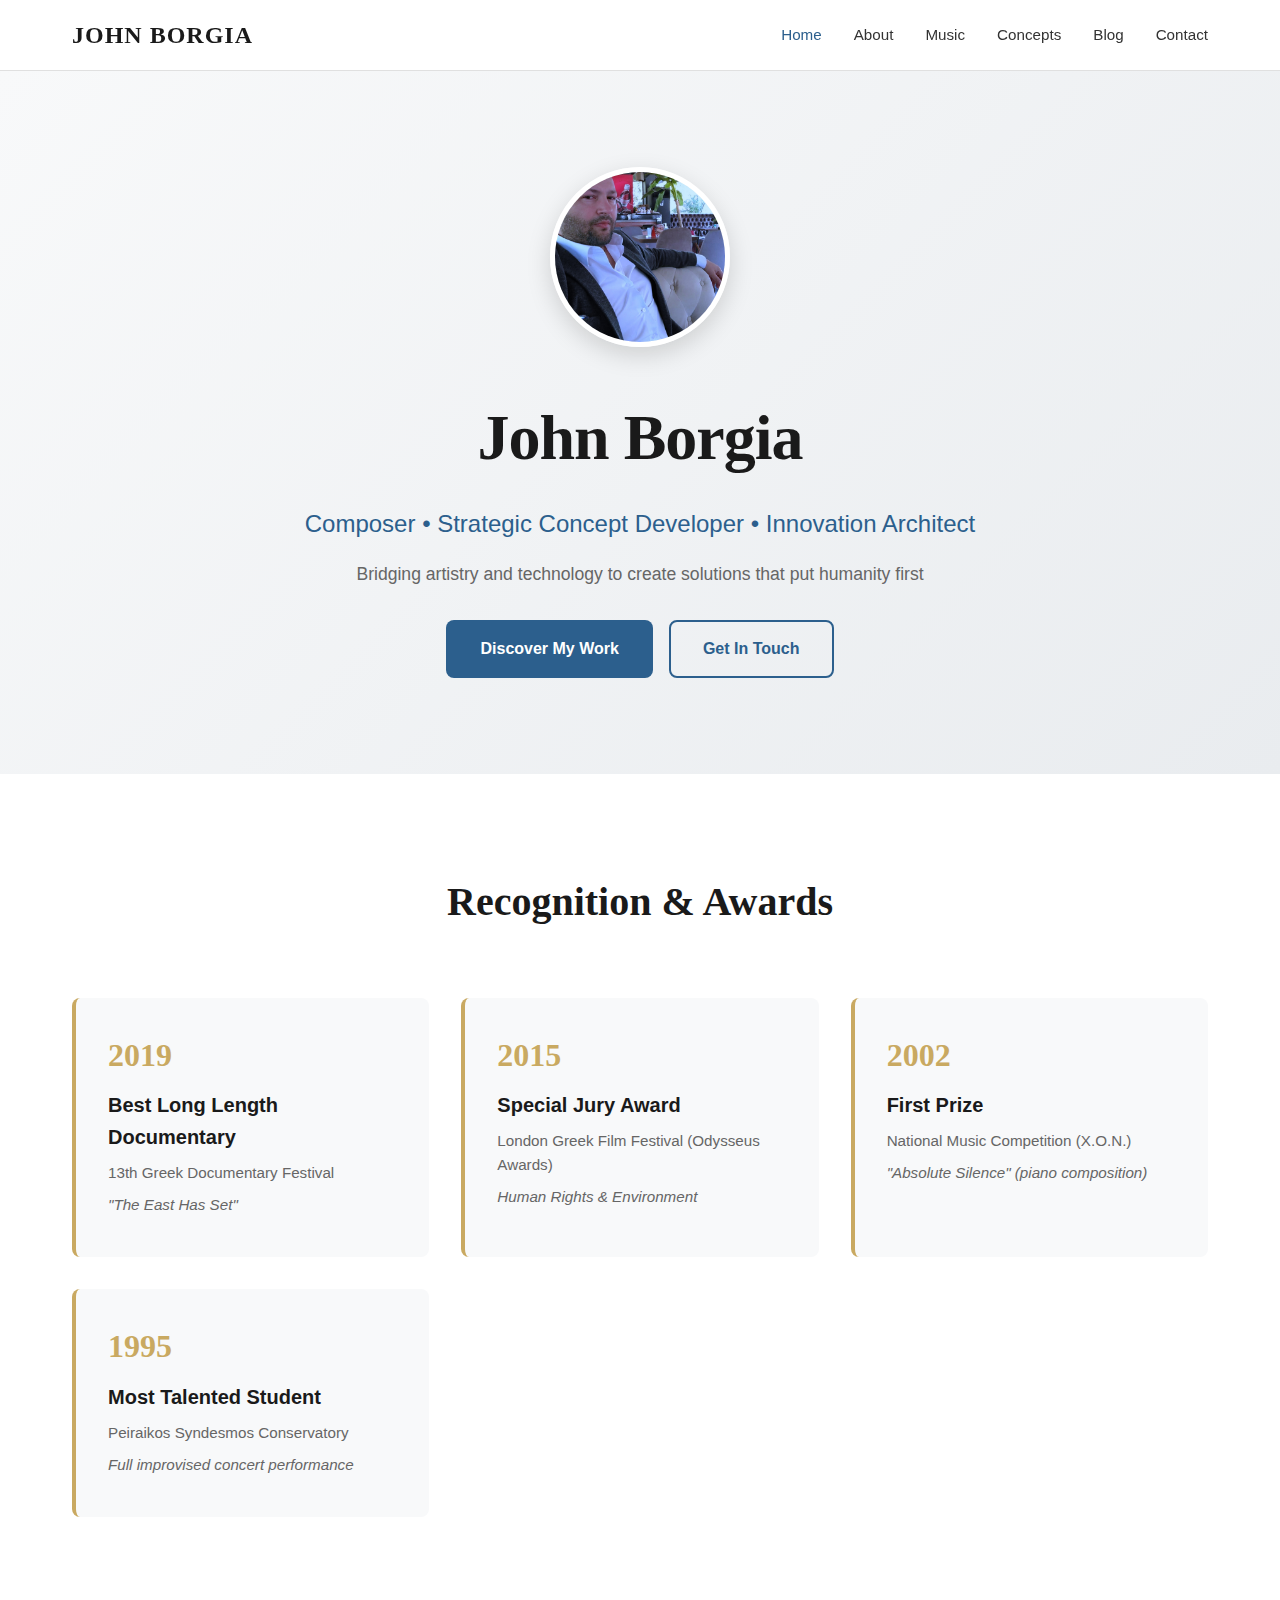
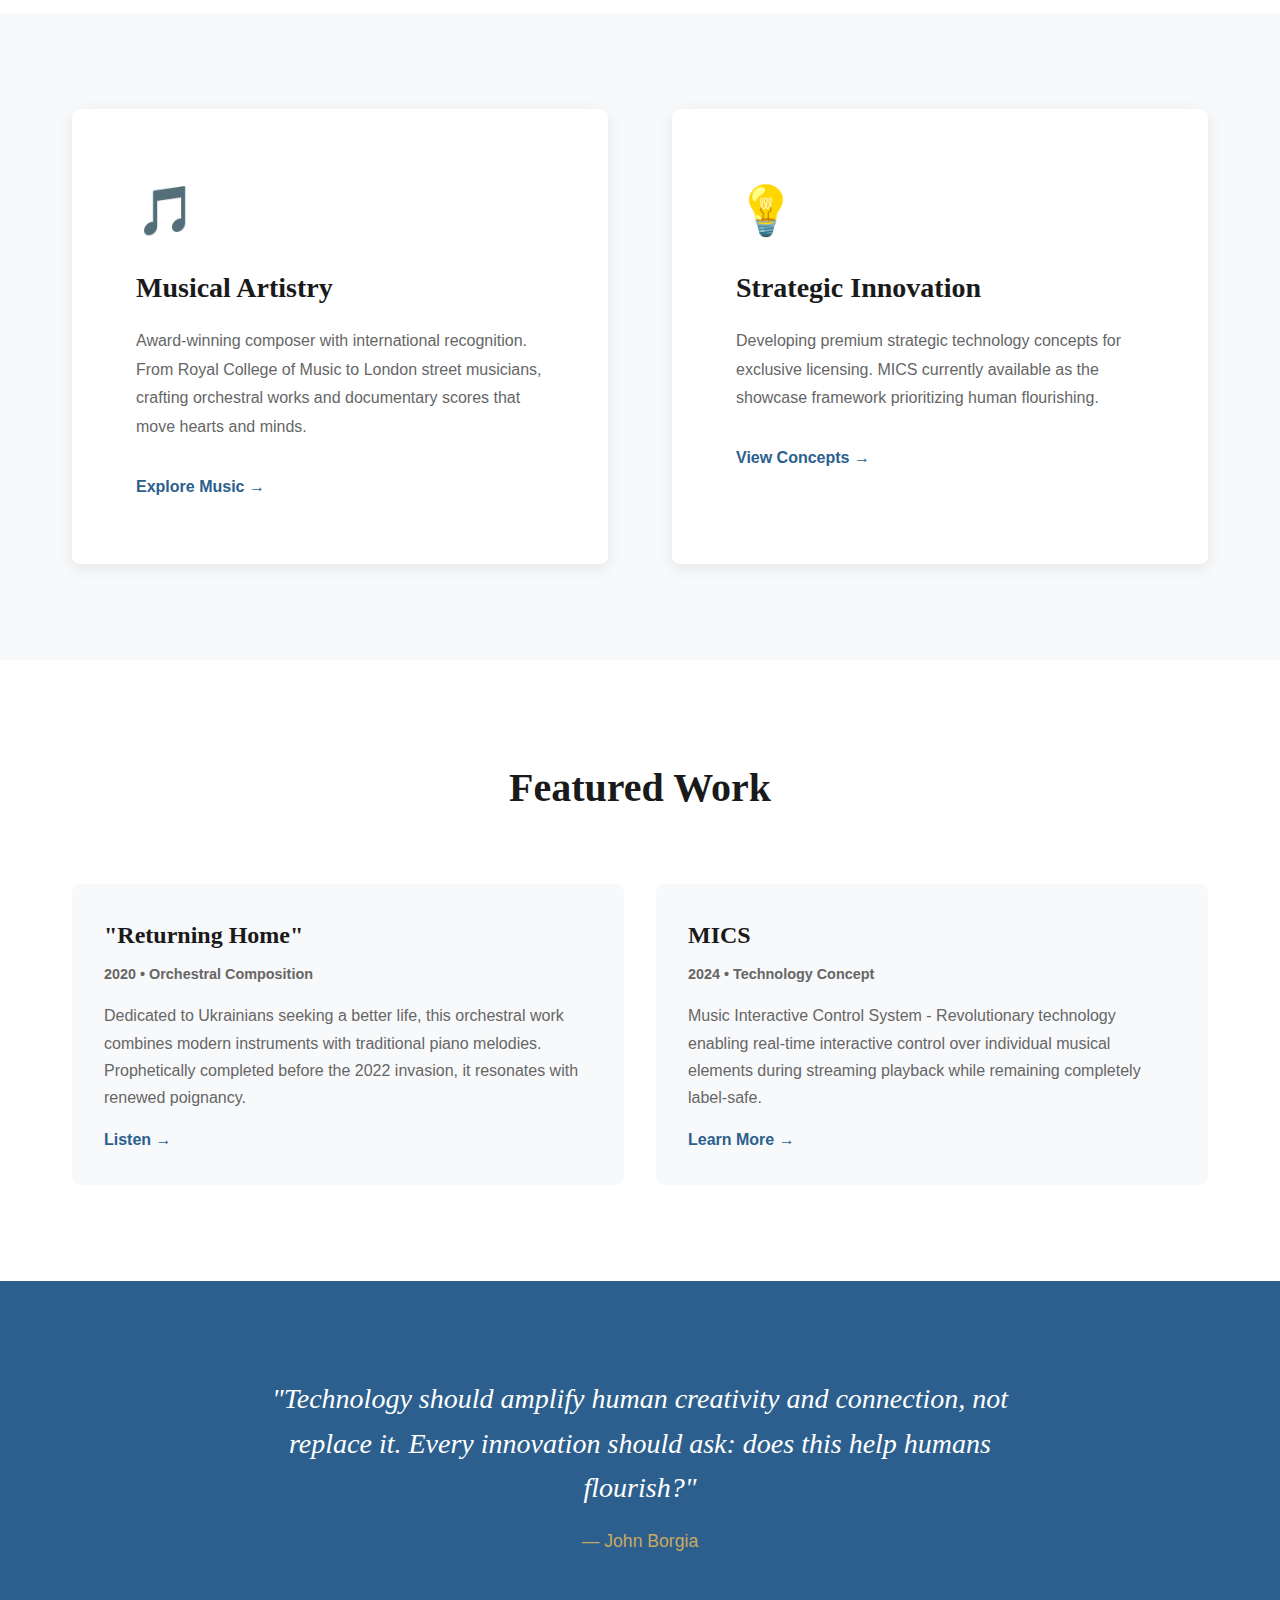
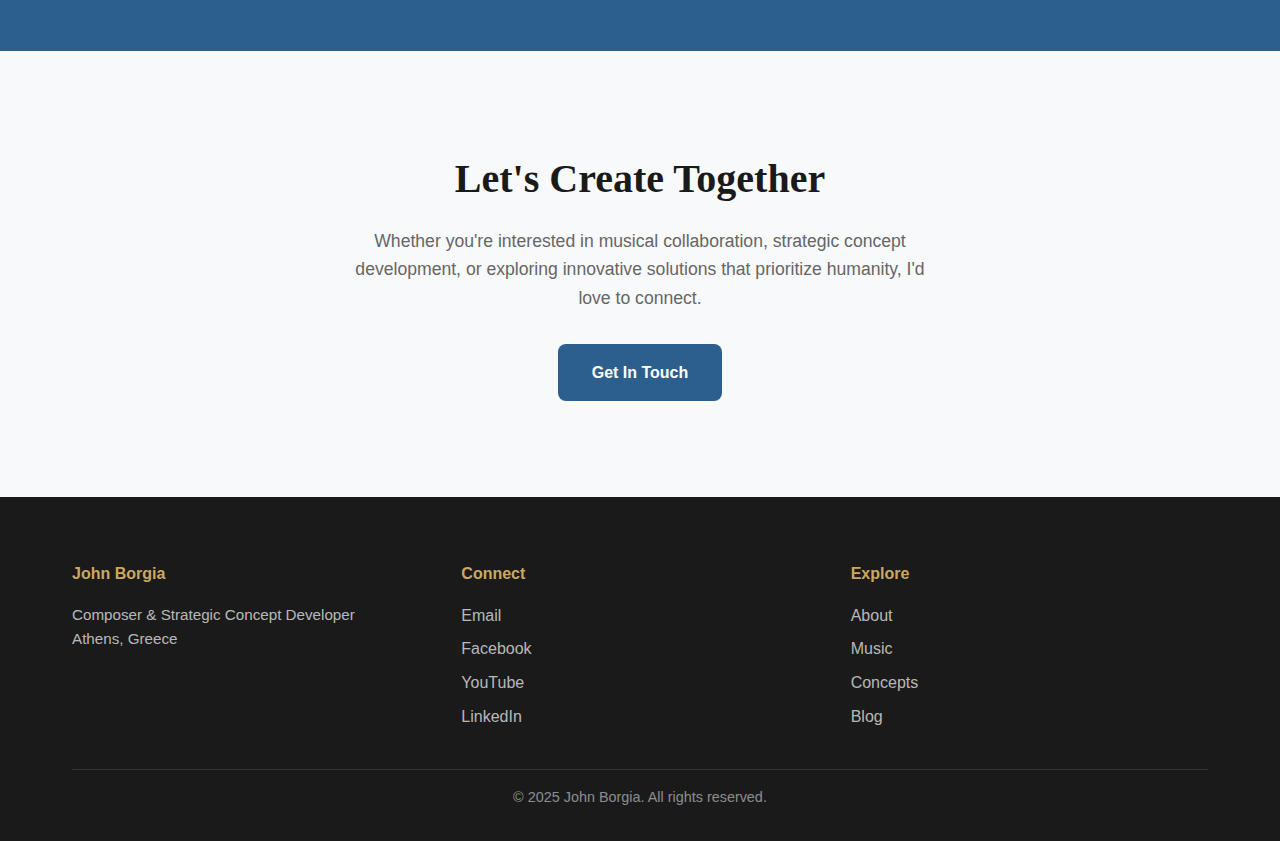
<file: index.html>
<!DOCTYPE html>
<html lang="en">
<head>
    <meta charset="UTF-8">
    <meta name="viewport" content="width=device-width, initial-scale=1.0">
    <meta name="description" content="John Borgia - Three-time award-winning composer and strategic concept developer. Creating premium humanity-first technology solutions.">
    <meta name="keywords" content="John Borgia, composer, music, technology, innovation, MICS, Athens, Greece">
    <title>John Borgia - Composer & Strategic Concept Developer</title>
    <link rel="stylesheet" href="style.css">
</head>
<body>
    <!-- Navigation -->
    <nav class="navbar">
        <div class="container">
            <div class="nav-brand">
                <a href="index.html">JOHN BORGIA</a>
            </div>
            <ul class="nav-menu">
                <li><a href="index.html" class="active">Home</a></li>
                <li><a href="about.html">About</a></li>
                <li><a href="music.html">Music</a></li>
                <li><a href="concepts.html">Concepts</a></li>
                <li><a href="blog.html">Blog</a></li>
                <li><a href="contact.html">Contact</a></li>
            </ul>
        </div>
    </nav>

    <!-- Hero Section -->
    <section class="hero">
        <div class="container">
            <div class="hero-content">
                <div class="hero-profile">
                    <img src="images/john-borgia-secondary.jpg" alt="John Borgia" class="hero-profile-image">
                </div>
                <h1 class="hero-title">John Borgia</h1>
                <p class="hero-subtitle">Composer • Strategic Concept Developer • Innovation Architect</p>
                <p class="hero-tagline">Bridging artistry and technology to create solutions that put humanity first</p>
                <div class="hero-cta">
                    <a href="about.html" class="btn btn-primary">Discover My Work</a>
                    <a href="contact.html" class="btn btn-secondary">Get In Touch</a>
                </div>
            </div>
        </div>
    </section>

    <!-- Recognition Section -->
    <section class="recognition">
        <div class="container">
            <h2>Recognition & Awards</h2>
            <div class="awards-grid">
                <div class="award-card">
                    <div class="award-year">2019</div>
                    <h3>Best Long Length Documentary</h3>
                    <p>13th Greek Documentary Festival</p>
                    <p class="award-detail">"The East Has Set"</p>
                </div>
                <div class="award-card">
                    <div class="award-year">2015</div>
                    <h3>Special Jury Award</h3>
                    <p>London Greek Film Festival (Odysseus Awards)</p>
                    <p class="award-detail">Human Rights & Environment</p>
                </div>
                <div class="award-card">
                    <div class="award-year">2002</div>
                    <h3>First Prize</h3>
                    <p>National Music Competition (X.O.N.)</p>
                    <p class="award-detail">"Absolute Silence" (piano composition)</p>
                </div>
                <div class="award-card">
                    <div class="award-year">1995</div>
                    <h3>Most Talented Student</h3>
                    <p>Peiraikos Syndesmos Conservatory</p>
                    <p class="award-detail">Full improvised concert performance</p>
                </div>
            </div>
        </div>
    </section>

    <!-- Two Worlds Section -->
    <section class="two-worlds">
        <div class="container">
            <div class="worlds-grid">
                <div class="world-card">
                    <div class="world-icon">🎵</div>
                    <h3>Musical Artistry</h3>
                    <p>Award-winning composer with international recognition. From Royal College of Music to London street musicians, crafting orchestral works and documentary scores that move hearts and minds.</p>
                    <a href="music.html" class="link-arrow">Explore Music →</a>
                </div>
                <div class="world-card">
                    <div class="world-icon">💡</div>
                    <h3>Strategic Innovation</h3>
                    <p>Developing premium strategic technology concepts for exclusive licensing. MICS currently available as the showcase framework prioritizing human flourishing.</p>
                    <a href="concepts.html" class="link-arrow">View Concepts →</a>
                </div>
            </div>
        </div>
    </section>

    <!-- Featured Work -->
    <section class="featured-work">
        <div class="container">
            <h2>Featured Work</h2>
            <div class="featured-grid">
                <div class="featured-item">
                    <h3>"Returning Home"</h3>
                    <p class="featured-meta">2020 • Orchestral Composition</p>
                    <p>Dedicated to Ukrainians seeking a better life, this orchestral work combines modern instruments with traditional piano melodies. Prophetically completed before the 2022 invasion, it resonates with renewed poignancy.</p>
                    <a href="music.html" class="link-arrow">Listen →</a>
                </div>
                <div class="featured-item">
                    <h3>MICS</h3>
                    <p class="featured-meta">2024 • Technology Concept</p>
                    <p>Music Interactive Control System - Revolutionary technology enabling real-time interactive control over individual musical elements during streaming playback while remaining completely label-safe.</p>
                    <a href="concepts.html" class="link-arrow">Learn More →</a>
                </div>
            </div>
        </div>
    </section>

    <!-- Philosophy Section -->
    <section class="philosophy">
        <div class="container">
            <blockquote class="philosophy-quote">
                <p>"Technology should amplify human creativity and connection, not replace it. Every innovation should ask: does this help humans flourish?"</p>
                <cite>— John Borgia</cite>
            </blockquote>
        </div>
    </section>

    <!-- CTA Section -->
    <section class="cta-section">
        <div class="container">
            <h2>Let's Create Together</h2>
            <p>Whether you're interested in musical collaboration, strategic concept development, or exploring innovative solutions that prioritize humanity, I'd love to connect.</p>
            <a href="contact.html" class="btn btn-primary">Get In Touch</a>
        </div>
    </section>

    <!-- Footer -->
    <footer class="footer">
        <div class="container">
            <div class="footer-content">
                <div class="footer-section">
                    <h4>John Borgia</h4>
                    <p>Composer & Strategic Concept Developer</p>
                    <p>Athens, Greece</p>
                </div>
                <div class="footer-section">
                    <h4>Connect</h4>
                    <ul class="footer-links">
                        <li><a href="/cdn-cgi/l/email-protection#52383d3a3c303d20353b337c212620332637352b12353f333b3e7c313d3f">Email</a></li>
                        <li><a href="https://www.facebook.com/johnborgia.me" target="_blank">Facebook</a></li>
                        <li><a href="https://www.youtube.com/@johnborgia9644" target="_blank">YouTube</a></li>
                        <li><a href="#" target="_blank">LinkedIn</a></li>
                    </ul>
                </div>
                <div class="footer-section">
                    <h4>Explore</h4>
                    <ul class="footer-links">
                        <li><a href="about.html">About</a></li>
                        <li><a href="music.html">Music</a></li>
                        <li><a href="concepts.html">Concepts</a></li>
                        <li><a href="blog.html">Blog</a></li>
                    </ul>
                </div>
            </div>
            <div class="footer-bottom">
                <p>&copy; 2025 John Borgia. All rights reserved.</p>
</file>
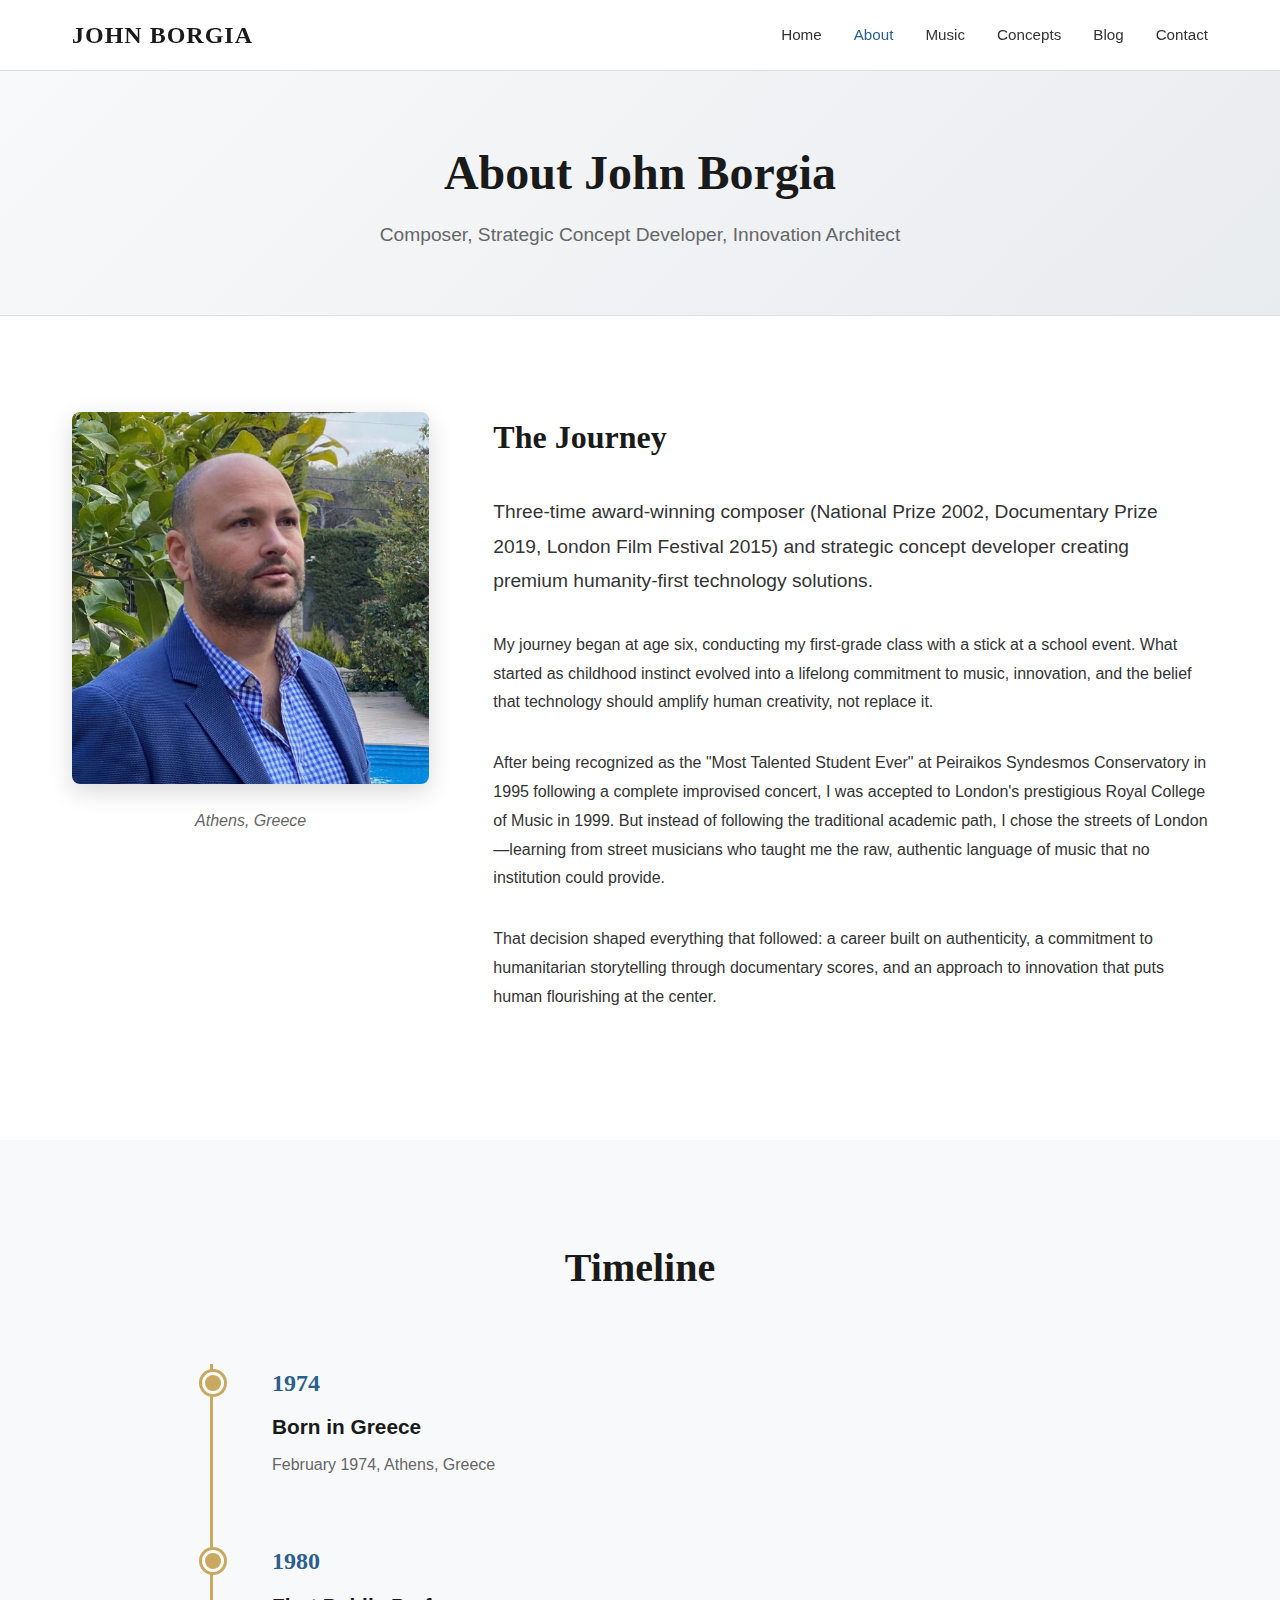
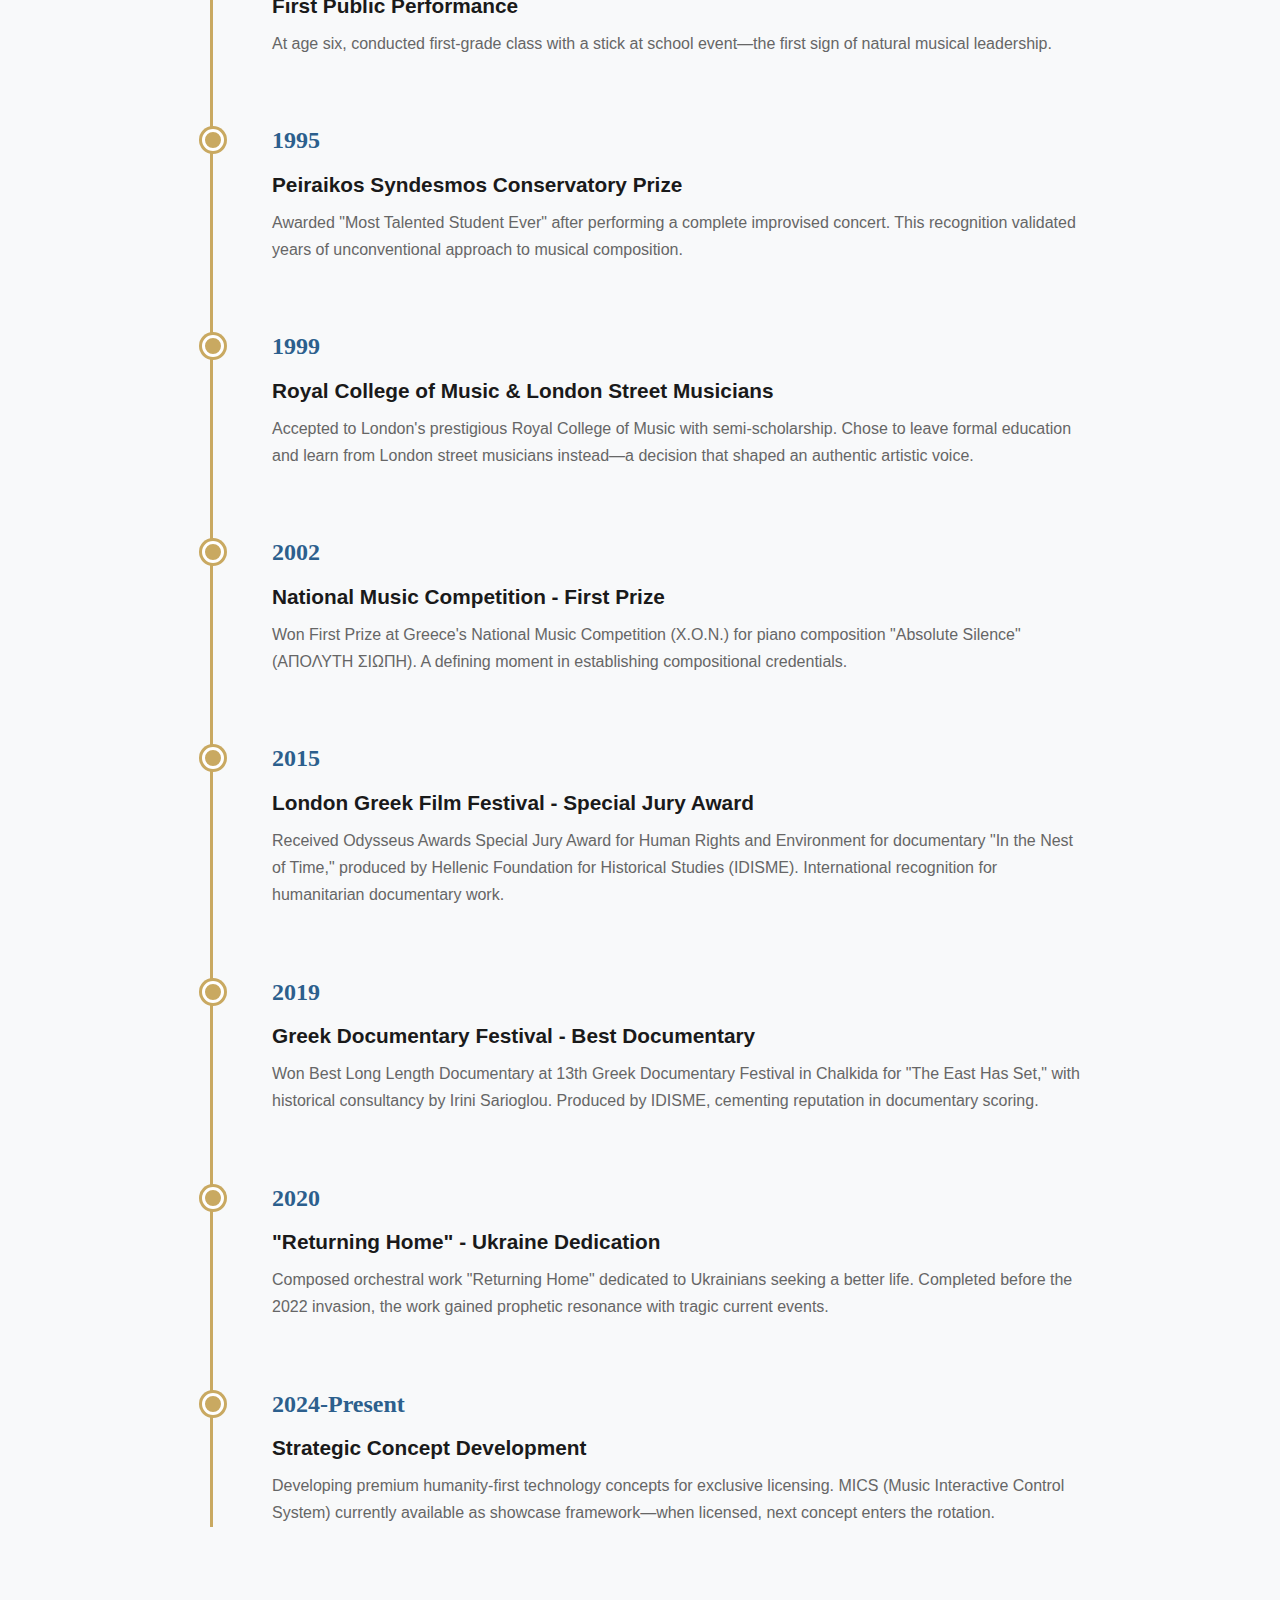
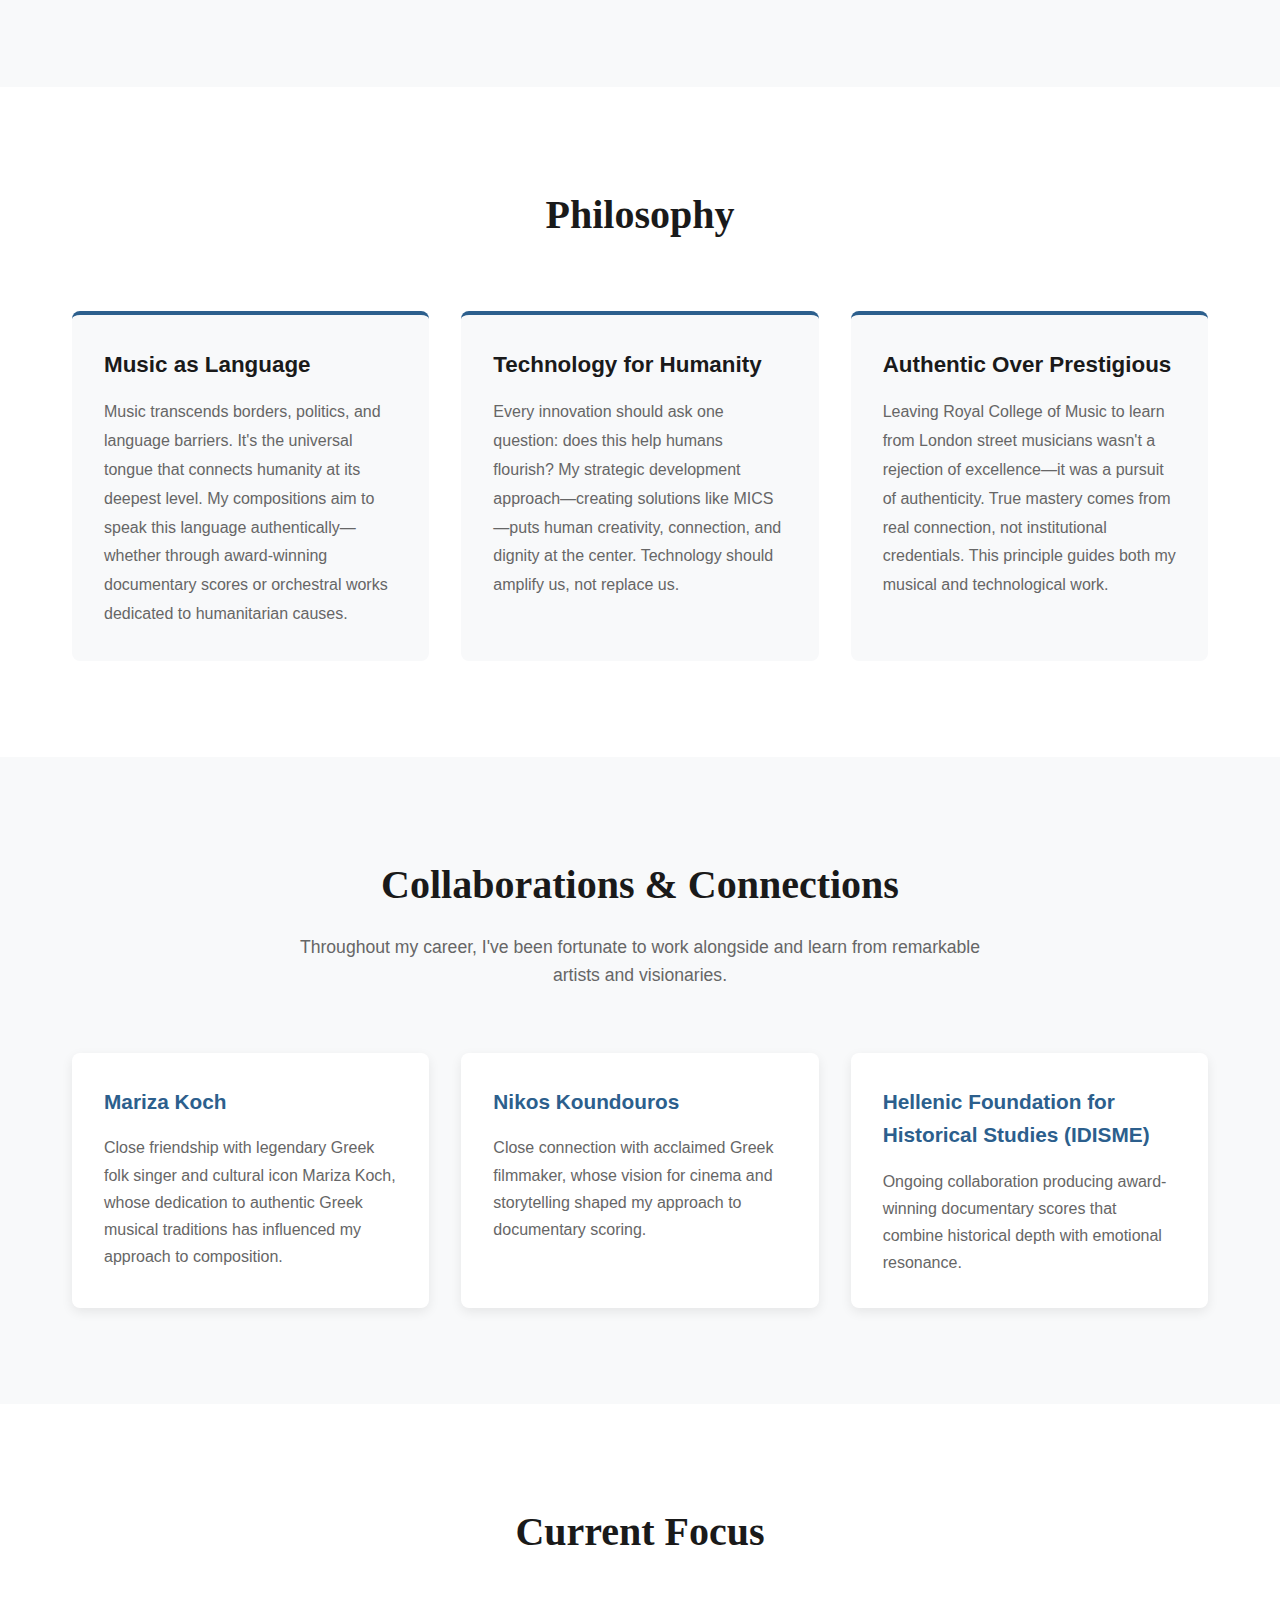
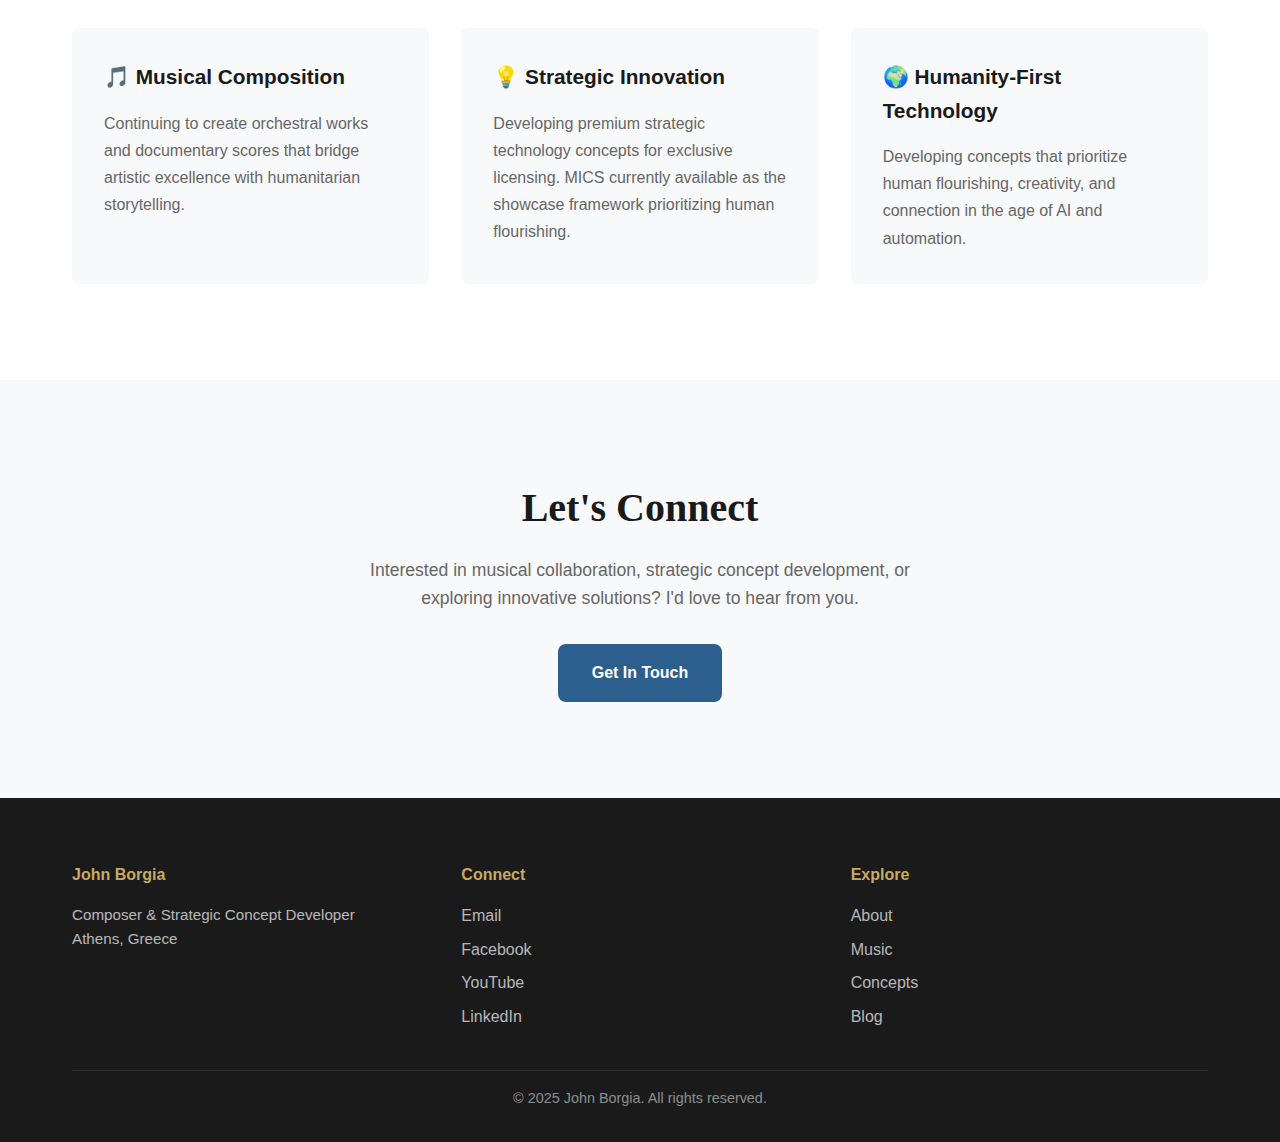
<file: about.html>
<!DOCTYPE html>
<html lang="en">
<head>
    <meta charset="UTF-8">
    <meta name="viewport" content="width=device-width, initial-scale=1.0">
    <meta name="description" content="About John Borgia - Three-time award-winning Greek composer and strategic concept developer with a 30-year track record of innovation.">
    <title>About - John Borgia</title>
    <link rel="stylesheet" href="style.css">
</head>
<body>
    <!-- Navigation -->
    <nav class="navbar">
        <div class="container">
            <div class="nav-brand">
                <a href="index.html">JOHN BORGIA</a>
            </div>
            <ul class="nav-menu">
                <li><a href="index.html">Home</a></li>
                <li><a href="about.html" class="active">About</a></li>
                <li><a href="music.html">Music</a></li>
                <li><a href="concepts.html">Concepts</a></li>
                <li><a href="blog.html">Blog</a></li>
                <li><a href="contact.html">Contact</a></li>
            </ul>
        </div>
    </nav>

    <!-- About Hero -->
    <section class="page-hero">
        <div class="container">
            <h1>About John Borgia</h1>
            <p class="page-subtitle">Composer, Strategic Concept Developer, Innovation Architect</p>
        </div>
    </section>

    <!-- Bio Section -->
    <section class="bio-section">
        <div class="container">
            <div class="bio-grid">
                <div class="bio-image">
                    <img src="images/john-borgia-primary.jpg" alt="John Borgia">
                    <p class="bio-caption">Athens, Greece</p>
                </div>
                <div class="bio-content">
                    <h2>The Journey</h2>
                    <p class="bio-intro">Three-time award-winning composer (National Prize 2002, Documentary Prize 2019, London Film Festival 2015) and strategic concept developer creating premium humanity-first technology solutions.</p>
                    
                    <p>My journey began at age six, conducting my first-grade class with a stick at a school event. What started as childhood instinct evolved into a lifelong commitment to music, innovation, and the belief that technology should amplify human creativity, not replace it.</p>
                    
                    <p>After being recognized as the "Most Talented Student Ever" at Peiraikos Syndesmos Conservatory in 1995 following a complete improvised concert, I was accepted to London's prestigious Royal College of Music in 1999. But instead of following the traditional academic path, I chose the streets of London—learning from street musicians who taught me the raw, authentic language of music that no institution could provide.</p>
                    
                    <p>That decision shaped everything that followed: a career built on authenticity, a commitment to humanitarian storytelling through documentary scores, and an approach to innovation that puts human flourishing at the center.</p>
                </div>
            </div>
        </div>
    </section>

    <!-- Timeline Section -->
    <section class="timeline-section">
        <div class="container">
            <h2>Timeline</h2>
            
            <div class="timeline">
                <div class="timeline-item">
                    <div class="timeline-year">1974</div>
                    <div class="timeline-content">
                        <h3>Born in Greece</h3>
                        <p>February 1974, Athens, Greece</p>
                    </div>
                </div>

                <div class="timeline-item">
                    <div class="timeline-year">1980</div>
                    <div class="timeline-content">
                        <h3>First Public Performance</h3>
                        <p>At age six, conducted first-grade class with a stick at school event—the first sign of natural musical leadership.</p>
                    </div>
                </div>

                <div class="timeline-item">
                    <div class="timeline-year">1995</div>
                    <div class="timeline-content">
                        <h3>Peiraikos Syndesmos Conservatory Prize</h3>
                        <p>Awarded "Most Talented Student Ever" after performing a complete improvised concert. This recognition validated years of unconventional approach to musical composition.</p>
                    </div>
                </div>

                <div class="timeline-item">
                    <div class="timeline-year">1999</div>
                    <div class="timeline-content">
                        <h3>Royal College of Music & London Street Musicians</h3>
                        <p>Accepted to London's prestigious Royal College of Music with semi-scholarship. Chose to leave formal education and learn from London street musicians instead—a decision that shaped an authentic artistic voice.</p>
                    </div>
                </div>

                <div class="timeline-item">
                    <div class="timeline-year">2002</div>
                    <div class="timeline-content">
                        <h3>National Music Competition - First Prize</h3>
                        <p>Won First Prize at Greece's National Music Competition (X.O.N.) for piano composition "Absolute Silence" (ΑΠΟΛΥΤΗ ΣΙΩΠΗ). A defining moment in establishing compositional credentials.</p>
                    </div>
                </div>

                <div class="timeline-item">
                    <div class="timeline-year">2015</div>
                    <div class="timeline-content">
                        <h3>London Greek Film Festival - Special Jury Award</h3>
                        <p>Received Odysseus Awards Special Jury Award for Human Rights and Environment for documentary "In the Nest of Time," produced by Hellenic Foundation for Historical Studies (IDISME). International recognition for humanitarian documentary work.</p>
                    </div>
                </div>

                <div class="timeline-item">
                    <div class="timeline-year">2019</div>
                    <div class="timeline-content">
                        <h3>Greek Documentary Festival - Best Documentary</h3>
                        <p>Won Best Long Length Documentary at 13th Greek Documentary Festival in Chalkida for "The East Has Set," with historical consultancy by Irini Sarioglou. Produced by IDISME, cementing reputation in documentary scoring.</p>
                    </div>
                </div>

                <div class="timeline-item">
                    <div class="timeline-year">2020</div>
                    <div class="timeline-content">
                        <h3>"Returning Home" - Ukraine Dedication</h3>
                        <p>Composed orchestral work "Returning Home" dedicated to Ukrainians seeking a better life. Completed before the 2022 invasion, the work gained prophetic resonance with tragic current events.</p>
                    </div>
                </div>

                <div class="timeline-item">
                    <div class="timeline-year">2024-Present</div>
                    <div class="timeline-content">
                        <h3>Strategic Concept Development</h3>
                        <p>Developing premium humanity-first technology concepts for exclusive licensing. MICS (Music Interactive Control System) currently available as showcase framework—when licensed, next concept enters the rotation.</p>
                    </div>
                </div>
            </div>
        </div>
    </section>

    <!-- Philosophy Section -->
    <section class="philosophy-detailed">
        <div class="container">
            <h2>Philosophy</h2>
            <div class="philosophy-grid">
                <div class="philosophy-card">
                    <h3>Music as Language</h3>
                    <p>Music transcends borders, politics, and language barriers. It's the universal tongue that connects humanity at its deepest level. My compositions aim to speak this language authentically—whether through award-winning documentary scores or orchestral works dedicated to humanitarian causes.</p>
                </div>
                <div class="philosophy-card">
                    <h3>Technology for Humanity</h3>
                    <p>Every innovation should ask one question: does this help humans flourish? My strategic development approach—creating solutions like MICS—puts human creativity, connection, and dignity at the center. Technology should amplify us, not replace us.</p>
                </div>
                <div class="philosophy-card">
                    <h3>Authentic Over Prestigious</h3>
                    <p>Leaving Royal College of Music to learn from London street musicians wasn't a rejection of excellence—it was a pursuit of authenticity. True mastery comes from real connection, not institutional credentials. This principle guides both my musical and technological work.</p>
                </div>
            </div>
        </div>
    </section>

    <!-- Connections Section -->
    <section class="connections-section">
        <div class="container">
            <h2>Collaborations & Connections</h2>
            <p class="section-intro">Throughout my career, I've been fortunate to work alongside and learn from remarkable artists and visionaries.</p>
            
            <div class="connections-grid">
                <div class="connection-card">
                    <h3>Mariza Koch</h3>
                    <p>Close friendship with legendary Greek folk singer and cultural icon Mariza Koch, whose dedication to authentic Greek musical traditions has influenced my approach to composition.</p>
                </div>
                <div class="connection-card">
                    <h3>Nikos Koundouros</h3>
                    <p>Close connection with acclaimed Greek filmmaker, whose vision for cinema and storytelling shaped my approach to documentary scoring.</p>
                </div>
                <div class="connection-card">
                    <h3>Hellenic Foundation for Historical Studies (IDISME)</h3>
                    <p>Ongoing collaboration producing award-winning documentary scores that combine historical depth with emotional resonance.</p>
                </div>
            </div>
        </div>
    </section>

    <!-- Current Work -->
    <section class="current-work">
        <div class="container">
            <h2>Current Focus</h2>
            <div class="current-grid">
                <div class="current-item">
                    <h3>🎵 Musical Composition</h3>
                    <p>Continuing to create orchestral works and documentary scores that bridge artistic excellence with humanitarian storytelling.</p>
                </div>
                <div class="current-item">
                    <h3>💡 Strategic Innovation</h3>
                    <p>Developing premium strategic technology concepts for exclusive licensing. MICS currently available as the showcase framework prioritizing human flourishing.</p>
                </div>
                <div class="current-item">
                    <h3>🌍 Humanity-First Technology</h3>
                    <p>Developing concepts that prioritize human flourishing, creativity, and connection in the age of AI and automation.</p>
                </div>
            </div>
        </div>
    </section>

    <!-- CTA Section -->
    <section class="cta-section">
        <div class="container">
            <h2>Let's Connect</h2>
            <p>Interested in musical collaboration, strategic concept development, or exploring innovative solutions? I'd love to hear from you.</p>
            <a href="contact.html" class="btn btn-primary">Get In Touch</a>
        </div>
    </section>

    <!-- Footer -->
    <footer class="footer">
        <div class="container">
            <div class="footer-content">
                <div class="footer-section">
                    <h4>John Borgia</h4>
                    <p>Composer & Strategic Concept Developer</p>
                    <p>Athens, Greece</p>
                </div>
                <div class="footer-section">
                    <h4>Connect</h4>
                    <ul class="footer-links">
                        <li><a href="/cdn-cgi/l/email-protection#0b616463656964796c626a25787f796a7f6e6c724b6c666a626725686466">Email</a></li>
                        <li><a href="https://www.facebook.com/johnborgia.me" target="_blank">Facebook</a></li>
                        <li><a href="https://www.youtube.com/@johnborgia9644" target="_blank">YouTube</a></li>
                        <li><a href="#" target="_blank">LinkedIn</a></li>
                    </ul>
                </div>
                <div class="footer-section">
                    <h4>Explore</h4>
                    <ul class="footer-links">
                        <li><a href="about.html">About</a></li>
                        <li><a href="music.html">Music</a></li>
                        <li><a href="concepts.html">Concepts</a></li>
                        <li><a href="blog.html">Blog</a></li>
                    </ul>
                </div>
            </div>
            <div class="footer-bottom">
                <p>&copy; 2025 John Borgia. All rights reserved.</p>
</file>
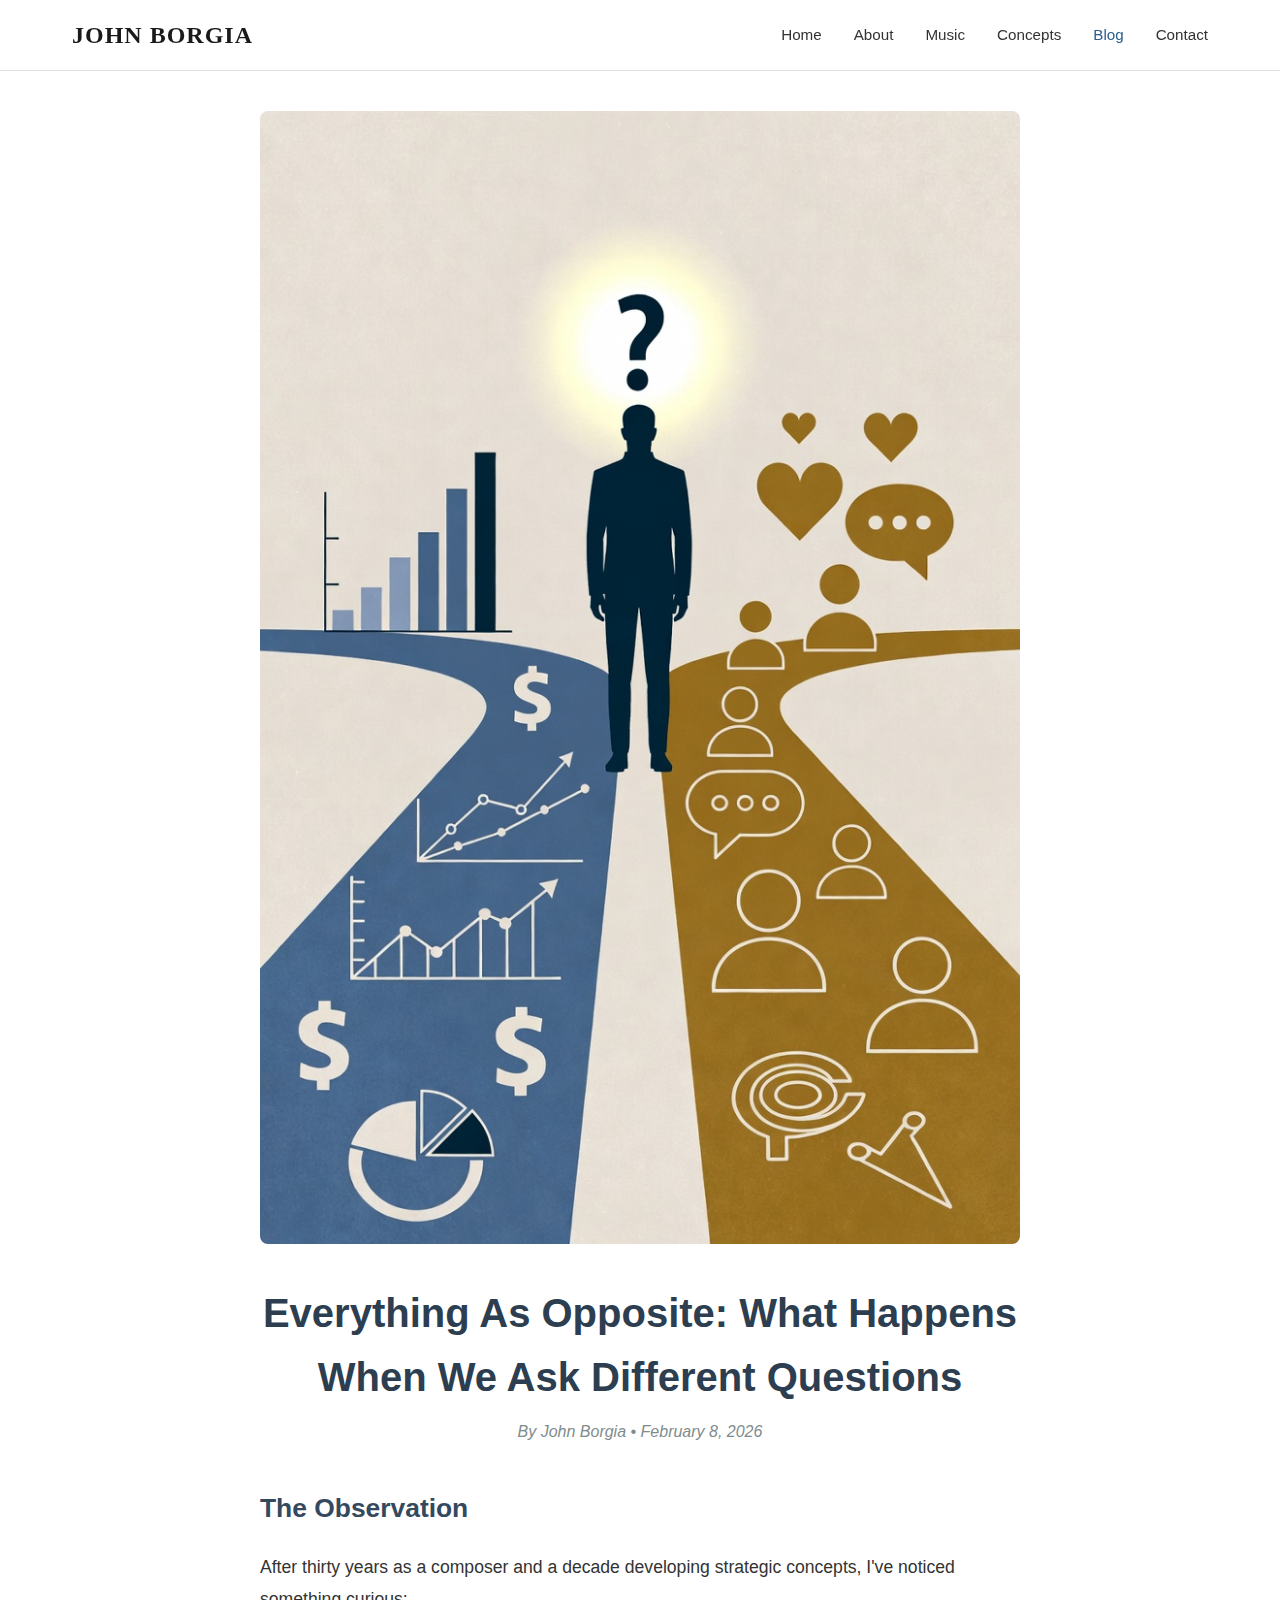
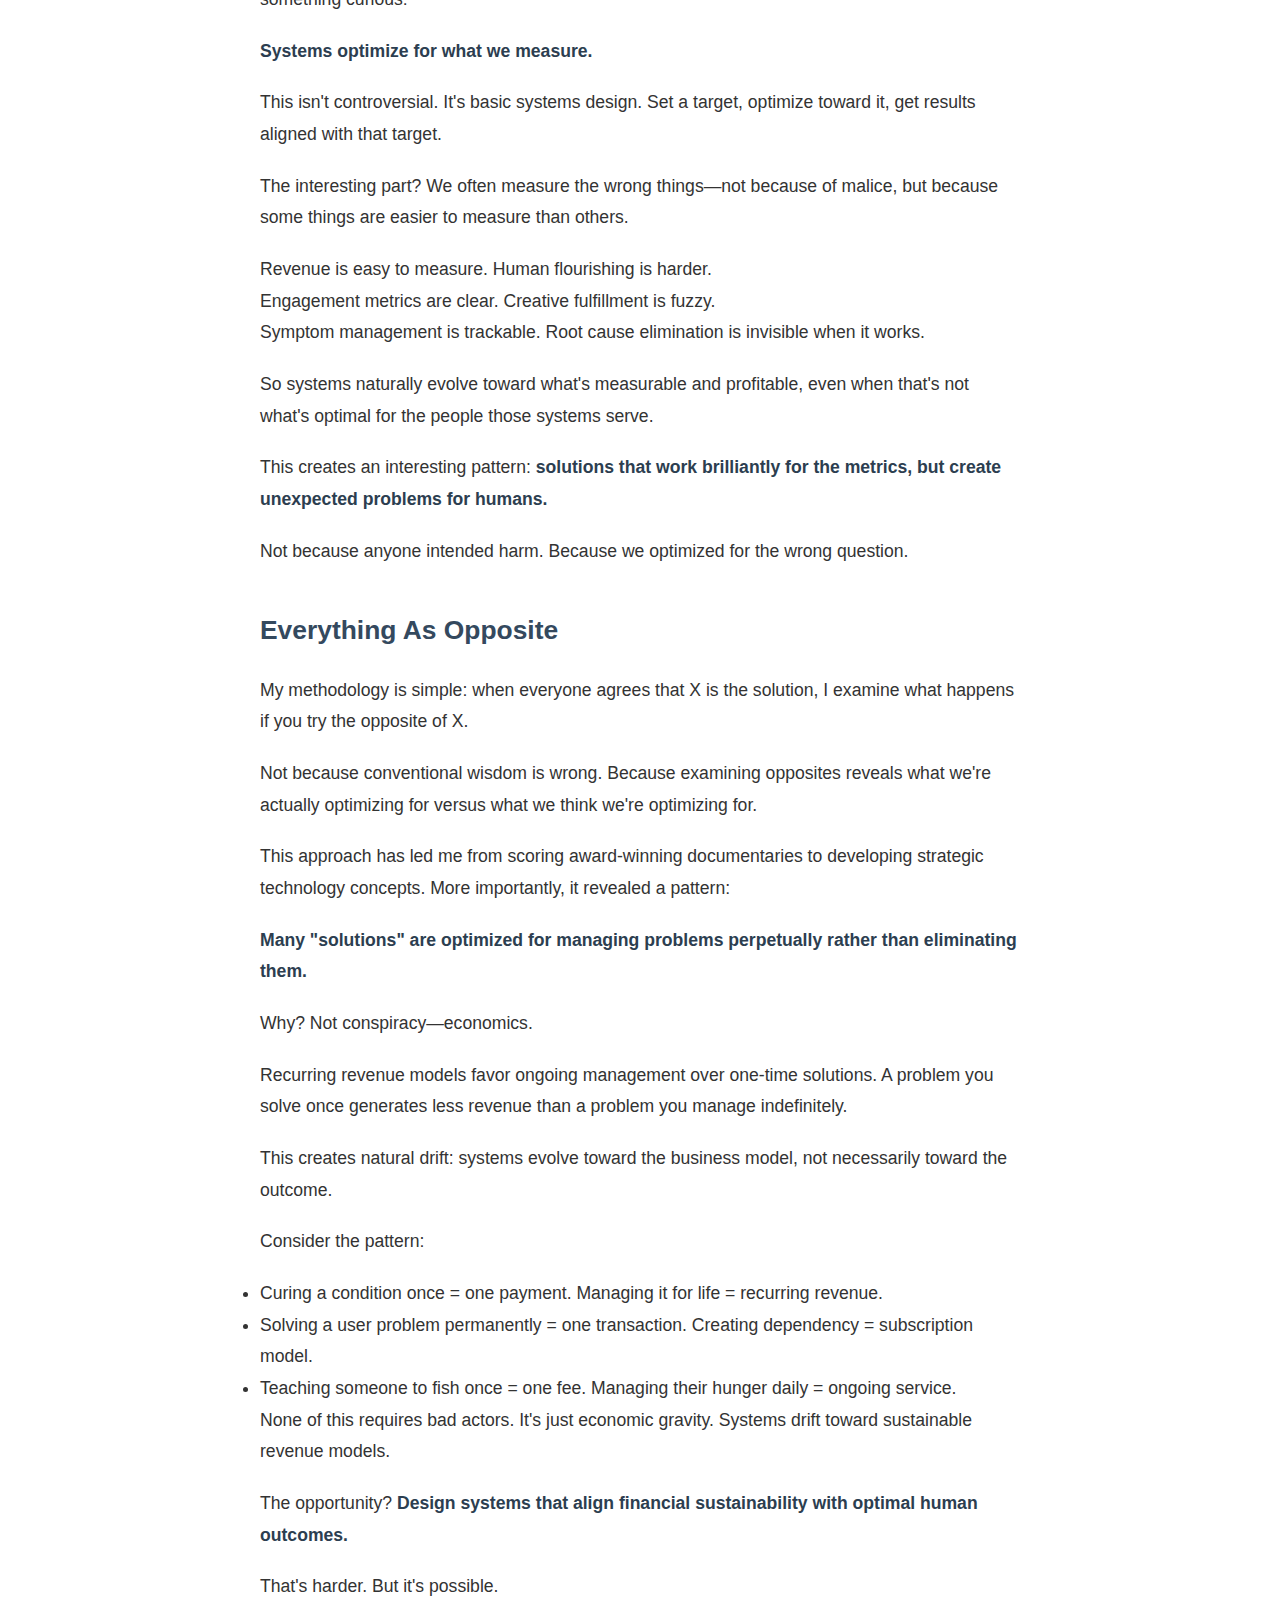
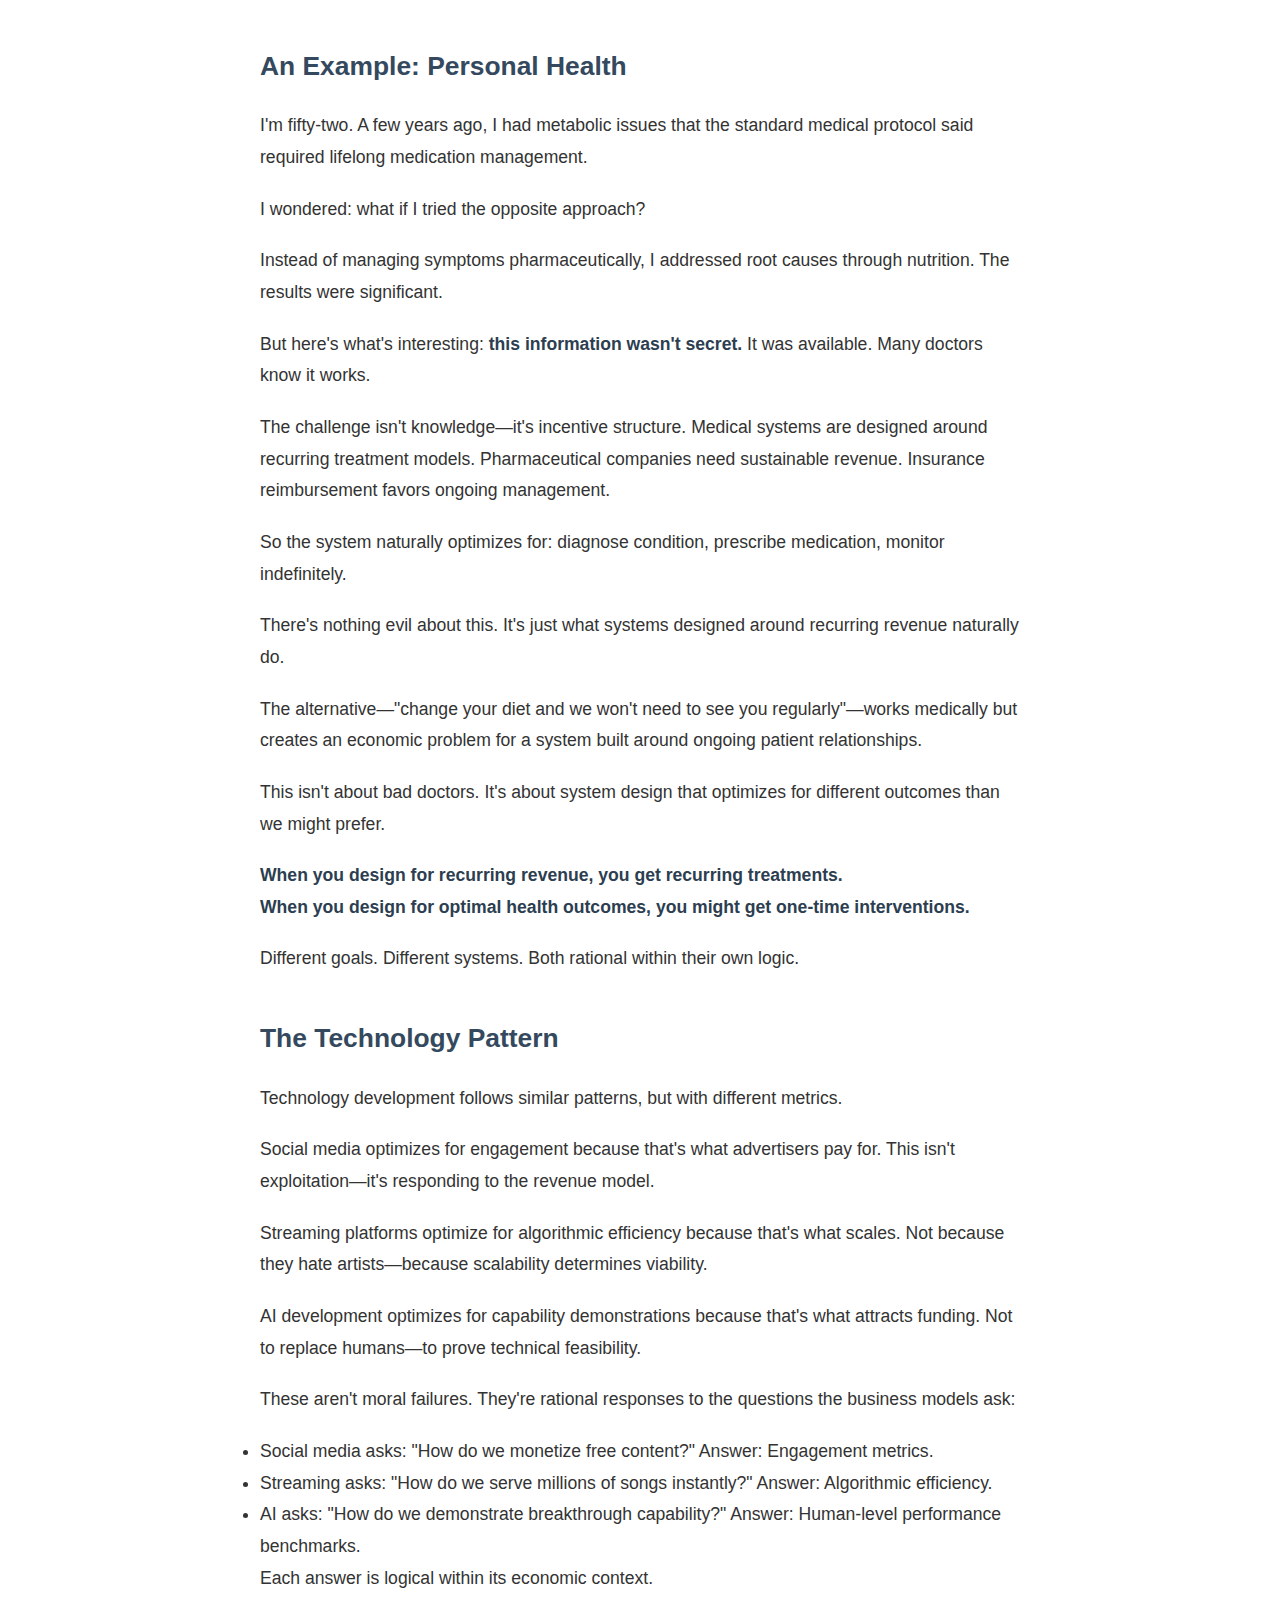
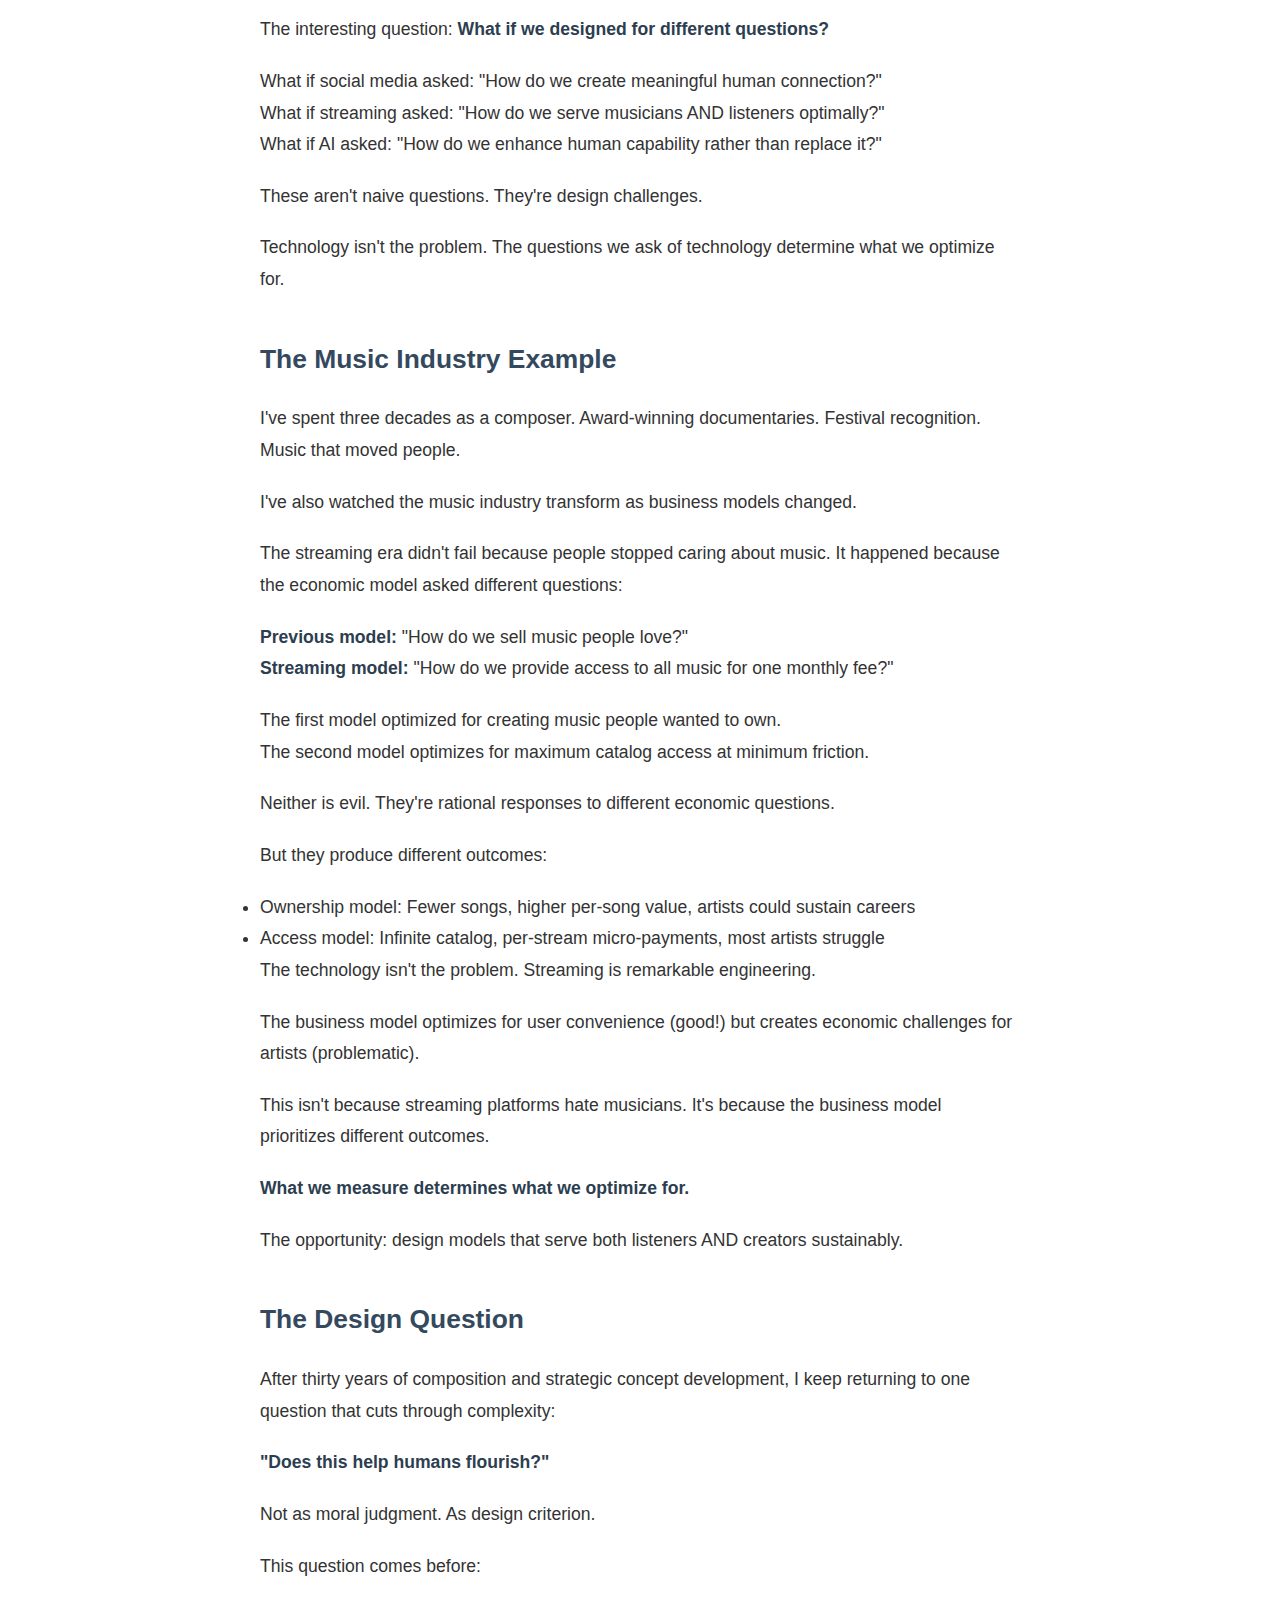
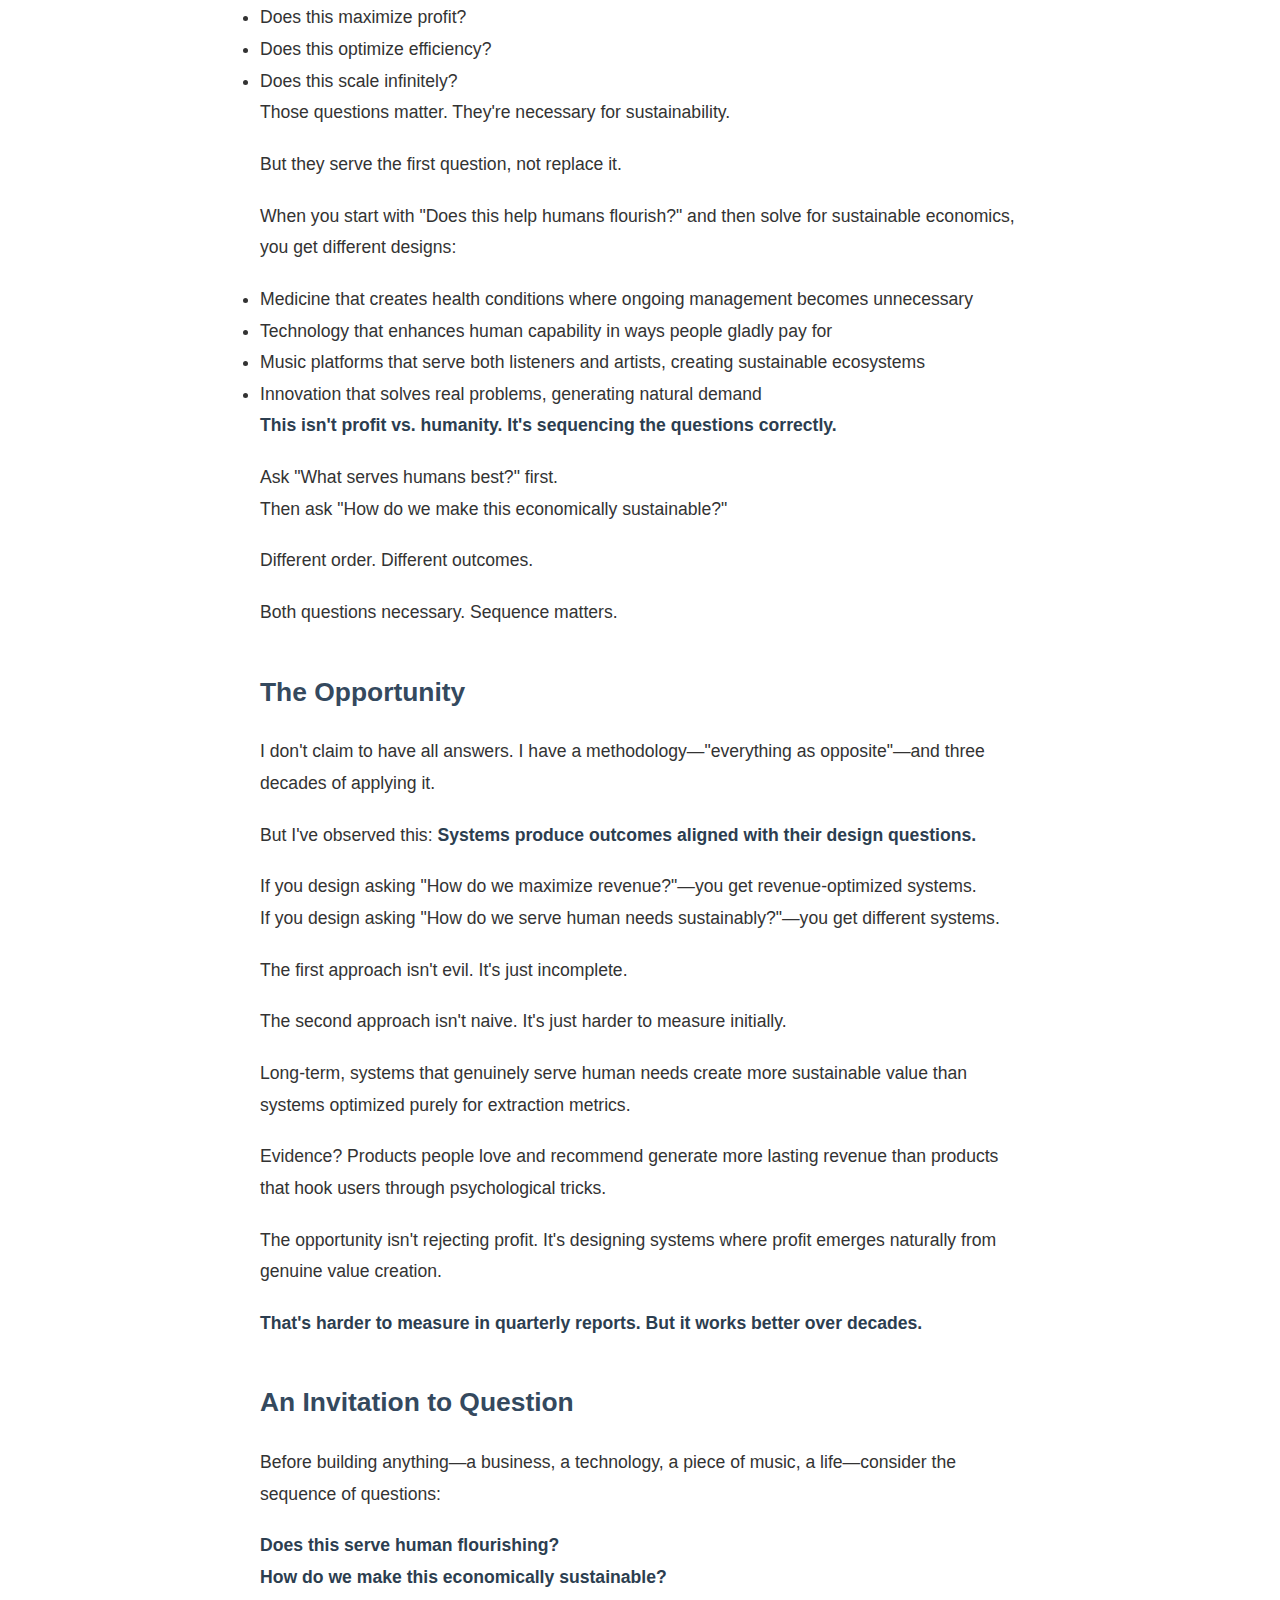
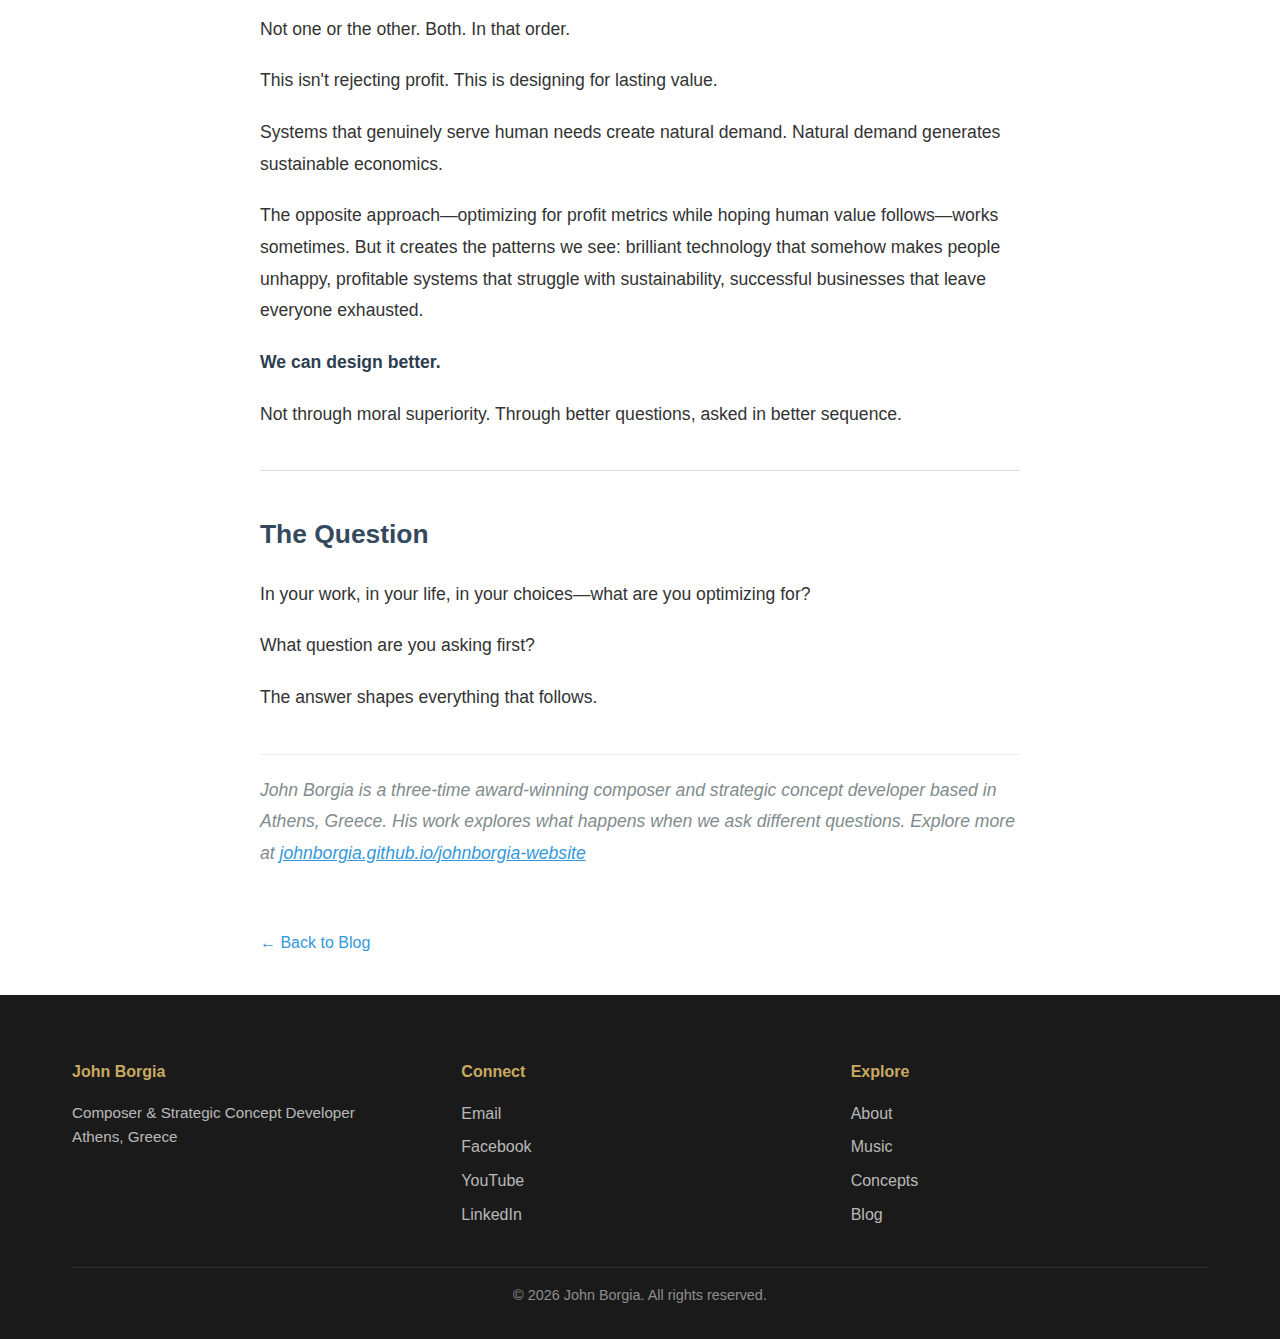
<file: blog-post-everything-as-opposite.html>
<!DOCTYPE html>
<html lang="en">
<head>
    <meta charset="UTF-8">
    <meta name="viewport" content="width=device-width, initial-scale=1.0">
    <meta name="description" content="Everything As Opposite: What Happens When We Ask Different Questions - by John Borgia">
    <title>Everything As Opposite - John Borgia</title>
    <link rel="stylesheet" href="style.css">
    <style>
        .blog-post {
            max-width: 800px;
            margin: 0 auto;
            padding: 40px 20px;
        }
        .blog-post-header {
            margin-bottom: 40px;
            text-align: center;
        }
        .blog-post-title {
            font-size: 2.5em;
            margin-bottom: 10px;
            color: #2c3e50;
        }
        .blog-post-meta {
            color: #7f8c8d;
            font-style: italic;
        }
        .blog-post-content {
            line-height: 1.8;
            font-size: 1.1em;
        }
        .blog-post-content h2 {
            margin-top: 40px;
            margin-bottom: 20px;
            color: #34495e;
        }
        .blog-post-content p {
            margin-bottom: 20px;
        }
        .blog-post-content strong {
            color: #2c3e50;
        }
        .blog-back-link {
            display: inline-block;
            margin-top: 40px;
            color: #3498db;
            text-decoration: none;
        }
        .blog-back-link:hover {
            text-decoration: underline;
        }
    </style>
</head>
<body>
    <!-- Navigation -->
    <nav class="navbar">
        <div class="container">
            <div class="nav-brand">
                <a href="index.html">JOHN BORGIA</a>
            </div>
            <ul class="nav-menu">
                <li><a href="index.html">Home</a></li>
                <li><a href="about.html">About</a></li>
                <li><a href="music.html">Music</a></li>
                <li><a href="concepts.html">Concepts</a></li>
                <li><a href="blog.html" class="active">Blog</a></li>
                <li><a href="contact.html">Contact</a></li>
            </ul>
        </div>
    </nav>

    <!-- Blog Post Content -->
    <article class="blog-post">
        <header class="blog-post-header">
            <img src="images/blog-hero-everything-as-opposite.jpg" alt="Person at crossroads between metrics and human values" style="width: 100%; max-width: 800px; height: auto; border-radius: 8px; margin-bottom: 30px;">
            <h1 class="blog-post-title">Everything As Opposite: What Happens When We Ask Different Questions</h1>
            <p class="blog-post-meta">By John Borgia • February 8, 2026</p>
        </header>

        <div class="blog-post-content">
            <h2>The Observation</h2>
            <p>After thirty years as a composer and a decade developing strategic concepts, I've noticed something curious:</p>
            <p><strong>Systems optimize for what we measure.</strong></p>
            <p>This isn't controversial. It's basic systems design. Set a target, optimize toward it, get results aligned with that target.</p>
            <p>The interesting part? We often measure the wrong things—not because of malice, but because some things are easier to measure than others.</p>
            <p>Revenue is easy to measure. Human flourishing is harder.<br>
            Engagement metrics are clear. Creative fulfillment is fuzzy.<br>
            Symptom management is trackable. Root cause elimination is invisible when it works.</p>
            <p>So systems naturally evolve toward what's measurable and profitable, even when that's not what's optimal for the people those systems serve.</p>
            <p>This creates an interesting pattern: <strong>solutions that work brilliantly for the metrics, but create unexpected problems for humans.</strong></p>
            <p>Not because anyone intended harm. Because we optimized for the wrong question.</p>

            <h2>Everything As Opposite</h2>
            <p>My methodology is simple: when everyone agrees that X is the solution, I examine what happens if you try the opposite of X.</p>
            <p>Not because conventional wisdom is wrong. Because examining opposites reveals what we're actually optimizing for versus what we think we're optimizing for.</p>
            <p>This approach has led me from scoring award-winning documentaries to developing strategic technology concepts. More importantly, it revealed a pattern:</p>
            <p><strong>Many "solutions" are optimized for managing problems perpetually rather than eliminating them.</strong></p>
            <p>Why? Not conspiracy—economics.</p>
            <p>Recurring revenue models favor ongoing management over one-time solutions. A problem you solve once generates less revenue than a problem you manage indefinitely.</p>
            <p>This creates natural drift: systems evolve toward the business model, not necessarily toward the outcome.</p>
            <p>Consider the pattern:</p>
            <ul>
                <li>Curing a condition once = one payment. Managing it for life = recurring revenue.</li>
                <li>Solving a user problem permanently = one transaction. Creating dependency = subscription model.</li>
                <li>Teaching someone to fish once = one fee. Managing their hunger daily = ongoing service.</li>
            </ul>
            <p>None of this requires bad actors. It's just economic gravity. Systems drift toward sustainable revenue models.</p>
            <p>The opportunity? <strong>Design systems that align financial sustainability with optimal human outcomes.</strong></p>
            <p>That's harder. But it's possible.</p>

            <h2>An Example: Personal Health</h2>
            <p>I'm fifty-two. A few years ago, I had metabolic issues that the standard medical protocol said required lifelong medication management.</p>
            <p>I wondered: what if I tried the opposite approach?</p>
            <p>Instead of managing symptoms pharmaceutically, I addressed root causes through nutrition. The results were significant.</p>
            <p>But here's what's interesting: <strong>this information wasn't secret.</strong> It was available. Many doctors know it works.</p>
            <p>The challenge isn't knowledge—it's incentive structure. Medical systems are designed around recurring treatment models. Pharmaceutical companies need sustainable revenue. Insurance reimbursement favors ongoing management.</p>
            <p>So the system naturally optimizes for: diagnose condition, prescribe medication, monitor indefinitely.</p>
            <p>There's nothing evil about this. It's just what systems designed around recurring revenue naturally do.</p>
            <p>The alternative—"change your diet and we won't need to see you regularly"—works medically but creates an economic problem for a system built around ongoing patient relationships.</p>
            <p>This isn't about bad doctors. It's about system design that optimizes for different outcomes than we might prefer.</p>
            <p><strong>When you design for recurring revenue, you get recurring treatments.<br>
            When you design for optimal health outcomes, you might get one-time interventions.</strong></p>
            <p>Different goals. Different systems. Both rational within their own logic.</p>

            <h2>The Technology Pattern</h2>
            <p>Technology development follows similar patterns, but with different metrics.</p>
            <p>Social media optimizes for engagement because that's what advertisers pay for. This isn't exploitation—it's responding to the revenue model.</p>
            <p>Streaming platforms optimize for algorithmic efficiency because that's what scales. Not because they hate artists—because scalability determines viability.</p>
            <p>AI development optimizes for capability demonstrations because that's what attracts funding. Not to replace humans—to prove technical feasibility.</p>
            <p>These aren't moral failures. They're rational responses to the questions the business models ask:</p>
            <ul>
                <li>Social media asks: "How do we monetize free content?" Answer: Engagement metrics.</li>
                <li>Streaming asks: "How do we serve millions of songs instantly?" Answer: Algorithmic efficiency.</li>
                <li>AI asks: "How do we demonstrate breakthrough capability?" Answer: Human-level performance benchmarks.</li>
            </ul>
            <p>Each answer is logical within its economic context.</p>
            <p>The interesting question: <strong>What if we designed for different questions?</strong></p>
            <p>What if social media asked: "How do we create meaningful human connection?"<br>
            What if streaming asked: "How do we serve musicians AND listeners optimally?"<br>
            What if AI asked: "How do we enhance human capability rather than replace it?"</p>
            <p>These aren't naive questions. They're design challenges.</p>
            <p>Technology isn't the problem. The questions we ask of technology determine what we optimize for.</p>

            <h2>The Music Industry Example</h2>
            <p>I've spent three decades as a composer. Award-winning documentaries. Festival recognition. Music that moved people.</p>
            <p>I've also watched the music industry transform as business models changed.</p>
            <p>The streaming era didn't fail because people stopped caring about music. It happened because the economic model asked different questions:</p>
            <p><strong>Previous model:</strong> "How do we sell music people love?"<br>
            <strong>Streaming model:</strong> "How do we provide access to all music for one monthly fee?"</p>
            <p>The first model optimized for creating music people wanted to own.<br>
            The second model optimizes for maximum catalog access at minimum friction.</p>
            <p>Neither is evil. They're rational responses to different economic questions.</p>
            <p>But they produce different outcomes:</p>
            <ul>
                <li>Ownership model: Fewer songs, higher per-song value, artists could sustain careers</li>
                <li>Access model: Infinite catalog, per-stream micro-payments, most artists struggle</li>
            </ul>
            <p>The technology isn't the problem. Streaming is remarkable engineering.</p>
            <p>The business model optimizes for user convenience (good!) but creates economic challenges for artists (problematic).</p>
            <p>This isn't because streaming platforms hate musicians. It's because the business model prioritizes different outcomes.</p>
            <p><strong>What we measure determines what we optimize for.</strong></p>
            <p>The opportunity: design models that serve both listeners AND creators sustainably.</p>

            <h2>The Design Question</h2>
            <p>After thirty years of composition and strategic concept development, I keep returning to one question that cuts through complexity:</p>
            <p><strong>"Does this help humans flourish?"</strong></p>
            <p>Not as moral judgment. As design criterion.</p>
            <p>This question comes before:</p>
            <ul>
                <li>Does this maximize profit?</li>
                <li>Does this optimize efficiency?</li>
                <li>Does this scale infinitely?</li>
            </ul>
            <p>Those questions matter. They're necessary for sustainability.</p>
            <p>But they serve the first question, not replace it.</p>
            <p>When you start with "Does this help humans flourish?" and then solve for sustainable economics, you get different designs:</p>
            <ul>
                <li>Medicine that creates health conditions where ongoing management becomes unnecessary</li>
                <li>Technology that enhances human capability in ways people gladly pay for</li>
                <li>Music platforms that serve both listeners and artists, creating sustainable ecosystems</li>
                <li>Innovation that solves real problems, generating natural demand</li>
            </ul>
            <p><strong>This isn't profit vs. humanity. It's sequencing the questions correctly.</strong></p>
            <p>Ask "What serves humans best?" first.<br>
            Then ask "How do we make this economically sustainable?"</p>
            <p>Different order. Different outcomes.</p>
            <p>Both questions necessary. Sequence matters.</p>

            <h2>The Opportunity</h2>
            <p>I don't claim to have all answers. I have a methodology—"everything as opposite"—and three decades of applying it.</p>
            <p>But I've observed this: <strong>Systems produce outcomes aligned with their design questions.</strong></p>
            <p>If you design asking "How do we maximize revenue?"—you get revenue-optimized systems.<br>
            If you design asking "How do we serve human needs sustainably?"—you get different systems.</p>
            <p>The first approach isn't evil. It's just incomplete.</p>
            <p>The second approach isn't naive. It's just harder to measure initially.</p>
            <p>Long-term, systems that genuinely serve human needs create more sustainable value than systems optimized purely for extraction metrics.</p>
            <p>Evidence? Products people love and recommend generate more lasting revenue than products that hook users through psychological tricks.</p>
            <p>The opportunity isn't rejecting profit. It's designing systems where profit emerges naturally from genuine value creation.</p>
            <p><strong>That's harder to measure in quarterly reports. But it works better over decades.</strong></p>

            <h2>An Invitation to Question</h2>
            <p>Before building anything—a business, a technology, a piece of music, a life—consider the sequence of questions:</p>
            <p><strong>Does this serve human flourishing?<br>
            How do we make this economically sustainable?</strong></p>
            <p>Not one or the other. Both. In that order.</p>
            <p>This isn't rejecting profit. This is designing for lasting value.</p>
            <p>Systems that genuinely serve human needs create natural demand. Natural demand generates sustainable economics.</p>
            <p>The opposite approach—optimizing for profit metrics while hoping human value follows—works sometimes. But it creates the patterns we see: brilliant technology that somehow makes people unhappy, profitable systems that struggle with sustainability, successful businesses that leave everyone exhausted.</p>
            <p><strong>We can design better.</strong></p>
            <p>Not through moral superiority. Through better questions, asked in better sequence.</p>

            <hr style="margin: 40px 0; border: none; border-top: 1px solid #ddd;">

            <h2>The Question</h2>
            <p>In your work, in your life, in your choices—what are you optimizing for?</p>
            <p>What question are you asking first?</p>
            <p>The answer shapes everything that follows.</p>

            <p style="margin-top: 40px; padding-top: 20px; border-top: 1px solid #eee; color: #7f8c8d; font-style: italic;">
                John Borgia is a three-time award-winning composer and strategic concept developer based in Athens, Greece. His work explores what happens when we ask different questions. Explore more at <a href="index.html" style="color: #3498db;">johnborgia.github.io/johnborgia-website</a>
            </p>
        </div>

        <a href="blog.html" class="blog-back-link">← Back to Blog</a>
    </article>

    <!-- Footer -->
    <footer class="footer">
        <div class="container">
            <div class="footer-content">
                <div class="footer-section">
                    <h4>John Borgia</h4>
                    <p>Composer & Strategic Concept Developer</p>
                    <p>Athens, Greece</p>
                </div>
                <div class="footer-section">
                    <h4>Connect</h4>
                    <ul class="footer-links">
                        <li><a href="/cdn-cgi/l/email-protection#771d181f19151805101e1659040305160312100e37101a161e1b5914181a">Email</a></li>
                        <li><a href="https://www.facebook.com/johnborgia.me" target="_blank">Facebook</a></li>
                        <li><a href="https://www.youtube.com/@johnborgia9644" target="_blank">YouTube</a></li>
                        <li><a href="#" target="_blank">LinkedIn</a></li>
                    </ul>
                </div>
                <div class="footer-section">
                    <h4>Explore</h4>
                    <ul class="footer-links">
                        <li><a href="about.html">About</a></li>
                        <li><a href="music.html">Music</a></li>
                        <li><a href="concepts.html">Concepts</a></li>
                        <li><a href="blog.html">Blog</a></li>
                    </ul>
                </div>
            </div>
            <div class="footer-bottom">
                <p>&copy; 2026 John Borgia. All rights reserved.</p>
</file>
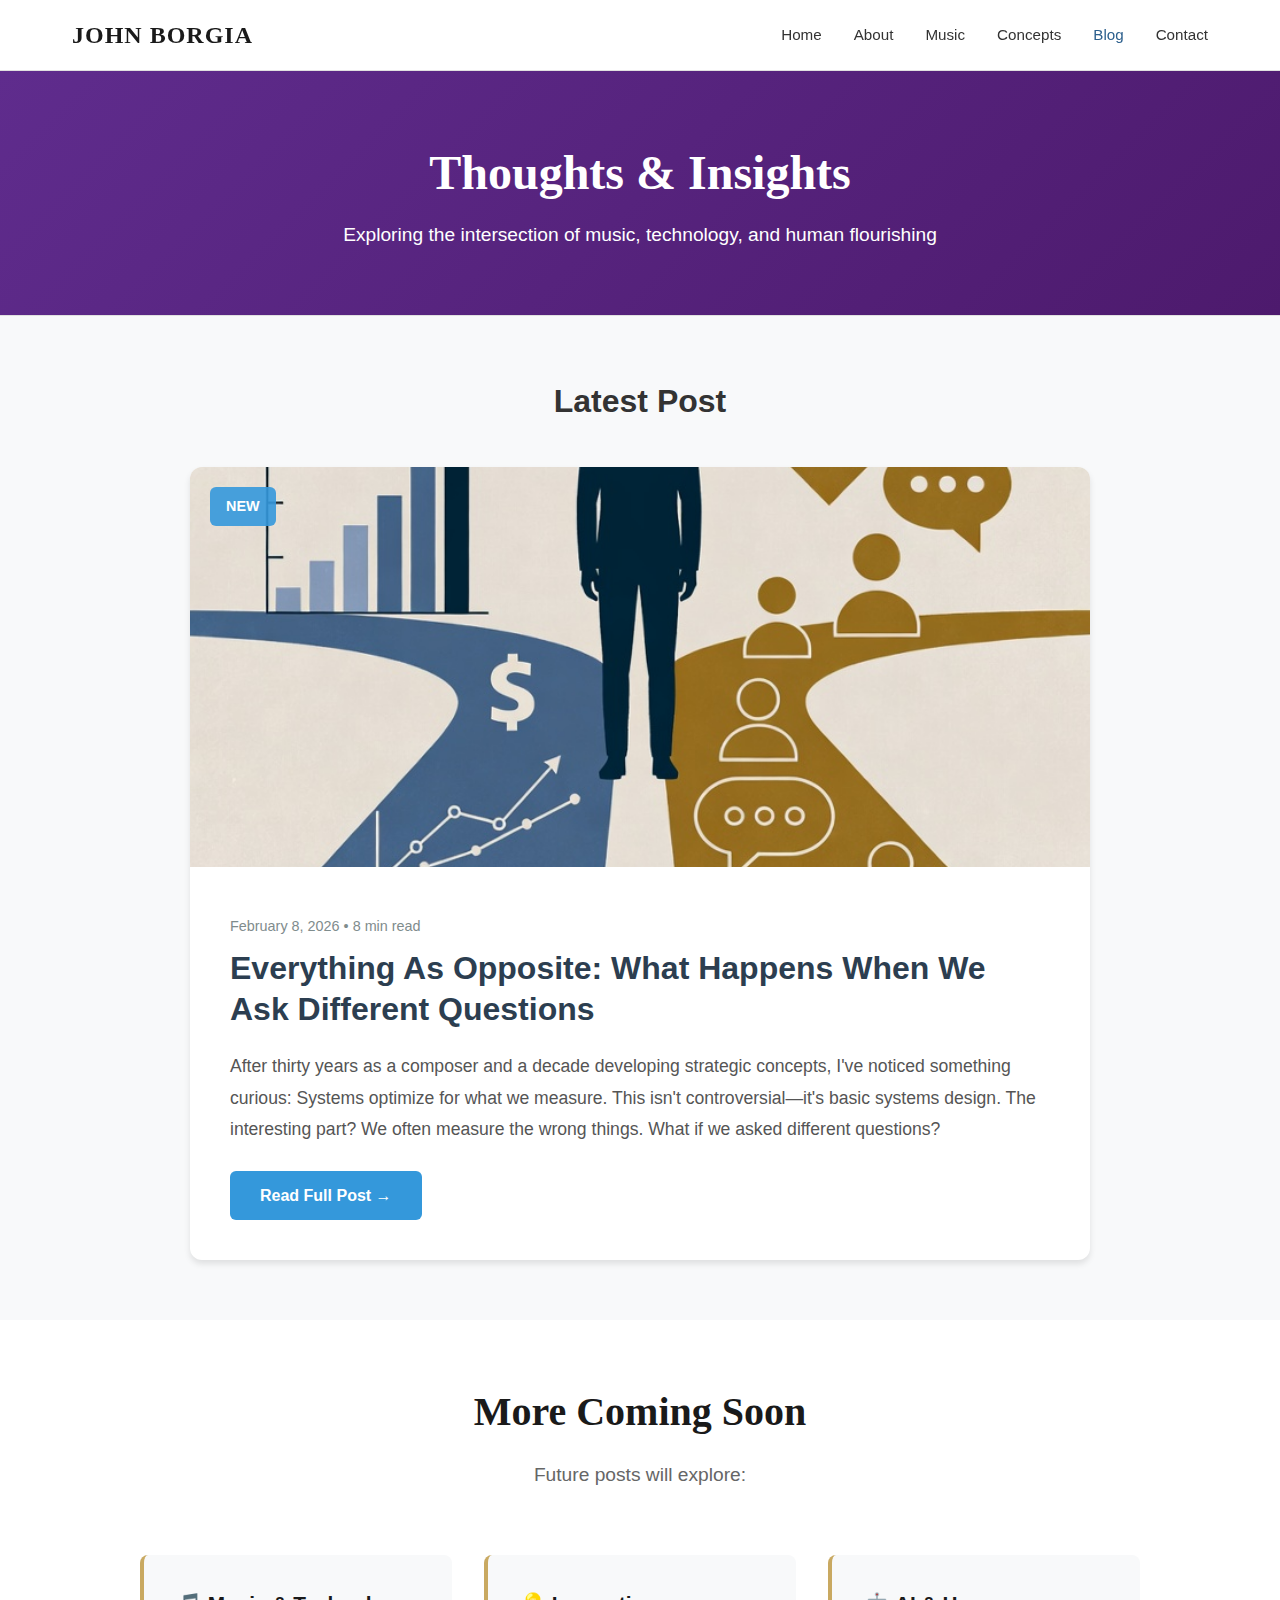
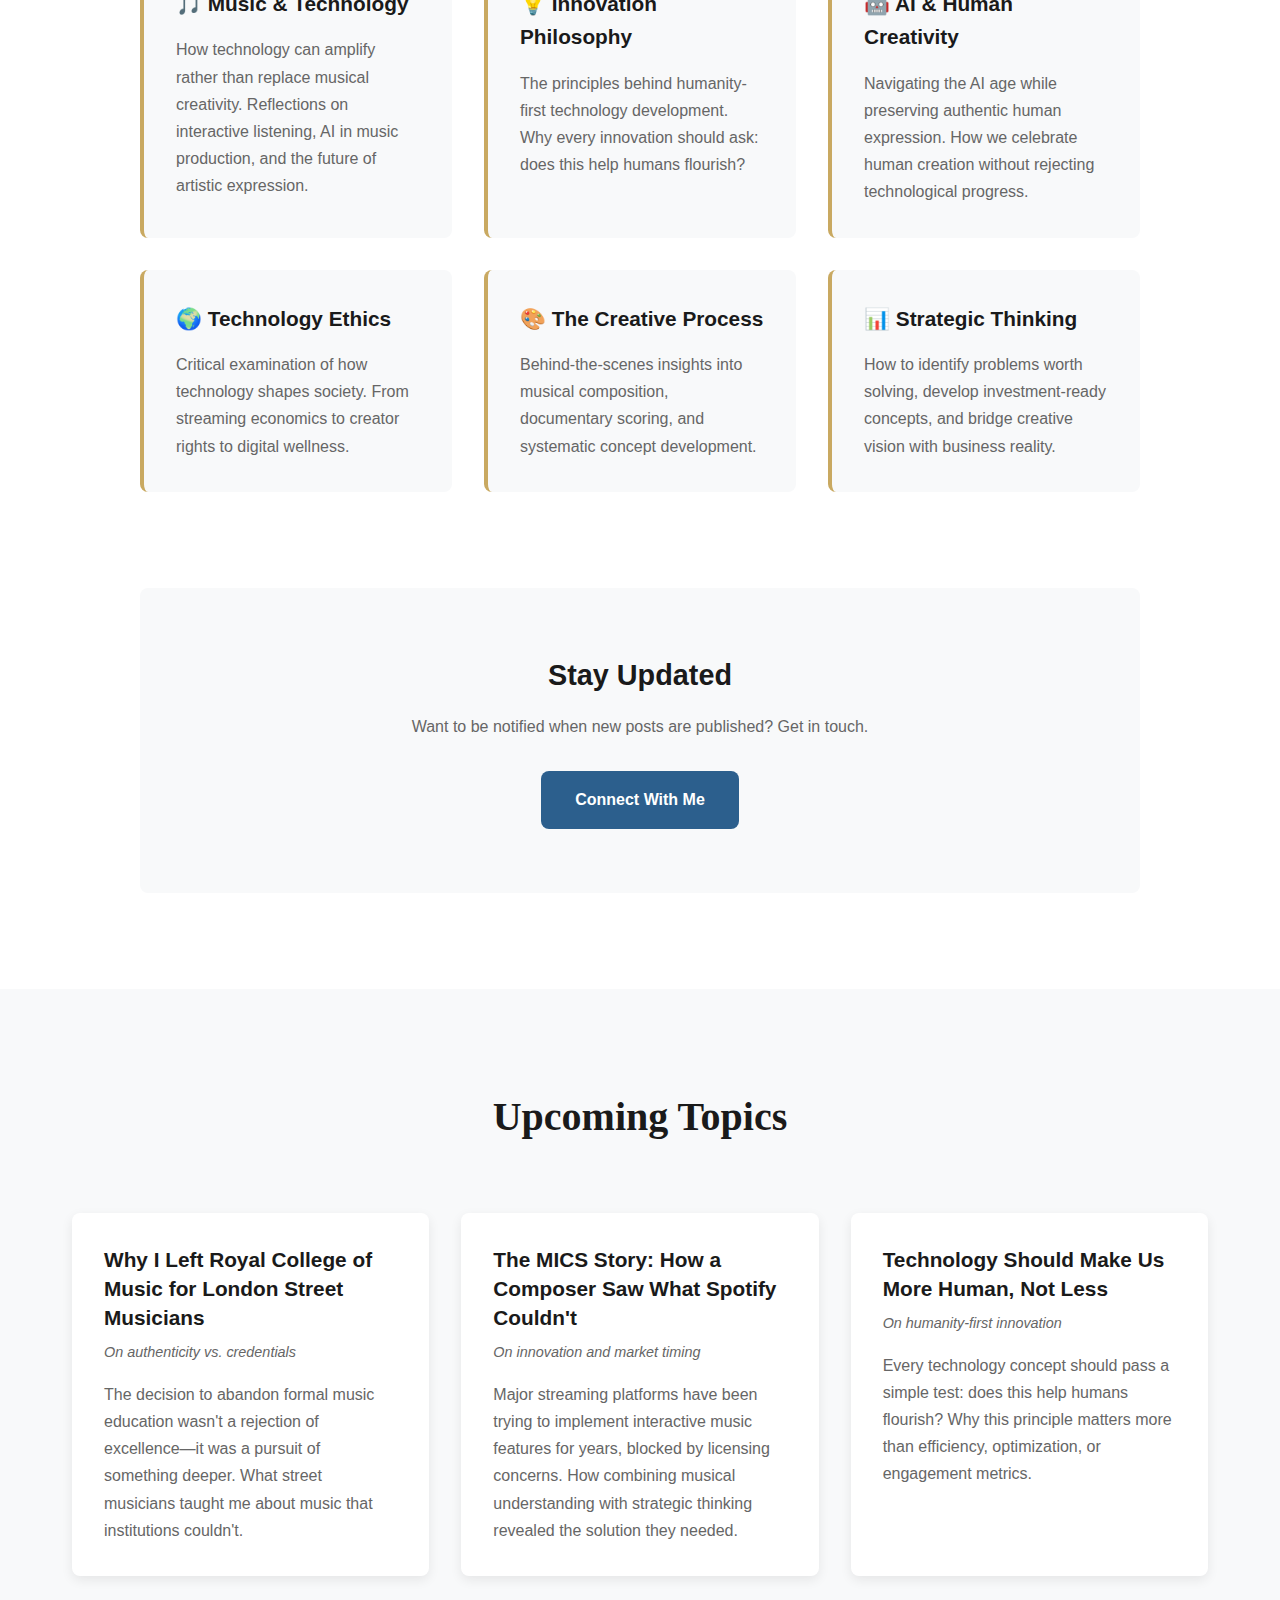
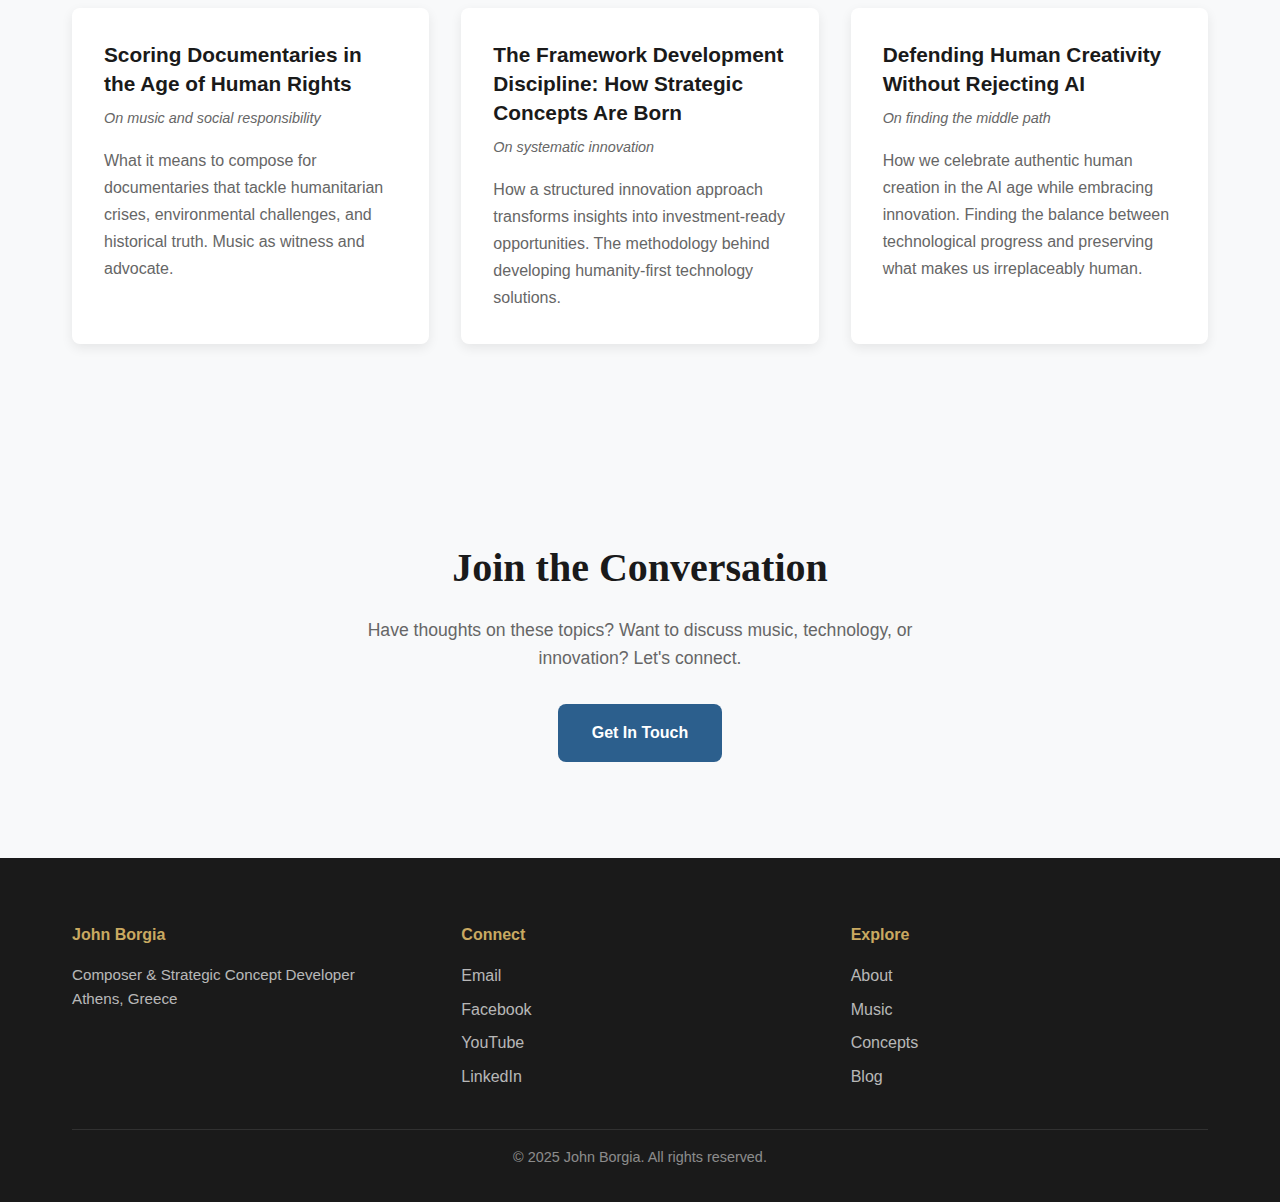
<file: blog.html>
<!DOCTYPE html>
<html lang="en">
<head>
    <meta charset="UTF-8">
    <meta name="viewport" content="width=device-width, initial-scale=1.0">
    <meta name="description" content="Blog by John Borgia - Thoughts on music, technology, innovation, and humanity-first solutions.">
    <title>Blog - John Borgia</title>
    <link rel="stylesheet" href="style.css">
</head>
<body>
    <!-- Navigation -->
    <nav class="navbar">
        <div class="container">
            <div class="nav-brand">
                <a href="index.html">JOHN BORGIA</a>
            </div>
            <ul class="nav-menu">
                <li><a href="index.html">Home</a></li>
                <li><a href="about.html">About</a></li>
                <li><a href="music.html">Music</a></li>
                <li><a href="concepts.html">Concepts</a></li>
                <li><a href="blog.html" class="active">Blog</a></li>
                <li><a href="contact.html">Contact</a></li>
            </ul>
        </div>
    </nav>

    <!-- Blog Hero -->
    <section class="page-hero blog-hero">
        <div class="container">
            <h1>Thoughts & Insights</h1>
            <p class="page-subtitle">Exploring the intersection of music, technology, and human flourishing</p>
        </div>
    </section>

    <!-- Featured Post Section -->
    <section class="blog-posts-section" style="padding: 60px 0; background: #f8f9fa;">
        <div class="container">
            <h2 style="text-align: center; margin-bottom: 40px; font-size: 2em;">Latest Post</h2>
            
            <!-- Featured Post Card -->
            <div style="max-width: 900px; margin: 0 auto; background: white; border-radius: 12px; overflow: hidden; box-shadow: 0 4px 6px rgba(0,0,0,0.1); transition: transform 0.3s ease;">
                <a href="blog-post-everything-as-opposite.html" style="text-decoration: none; color: inherit; display: block;">
                    <div style="position: relative;">
                        <img src="images/blog-hero-everything-as-opposite.jpg" alt="Everything As Opposite blog post" style="width: 100%; height: 400px; object-fit: cover;">
                        <div style="position: absolute; top: 20px; left: 20px; background: rgba(52, 152, 219, 0.9); color: white; padding: 8px 16px; border-radius: 6px; font-size: 0.9em; font-weight: bold;">
                            NEW
                        </div>
                    </div>
                    <div style="padding: 40px;">
                        <p style="color: #7f8c8d; font-size: 0.9em; margin-bottom: 10px;">February 8, 2026 • 8 min read</p>
                        <h3 style="font-size: 2em; margin-bottom: 20px; color: #2c3e50; line-height: 1.3;">Everything As Opposite: What Happens When We Ask Different Questions</h3>
                        <p style="color: #555; line-height: 1.8; font-size: 1.1em; margin-bottom: 25px;">
                            After thirty years as a composer and a decade developing strategic concepts, I've noticed something curious: Systems optimize for what we measure. This isn't controversial—it's basic systems design. The interesting part? We often measure the wrong things. What if we asked different questions?
                        </p>
                        <div style="display: inline-block; background: #3498db; color: white; padding: 12px 30px; border-radius: 6px; font-weight: bold; transition: background 0.3s ease;">
                            Read Full Post →
                        </div>
                    </div>
                </a>
            </div>
        </div>
    </section>

    <!-- Blog Topics Preview -->
    <section class="blog-coming-soon" style="padding-top: 60px;">
        <div class="container">
            <div class="coming-soon-content">
                <h2>More Coming Soon</h2>
                <p class="coming-soon-text">Future posts will explore:</p>
                
                <div class="blog-topics">
                    <div class="topic-card">
                        <h3>🎵 Music & Technology</h3>
                        <p>How technology can amplify rather than replace musical creativity. Reflections on interactive listening, AI in music production, and the future of artistic expression.</p>
                    </div>
                    <div class="topic-card">
                        <h3>💡 Innovation Philosophy</h3>
                        <p>The principles behind humanity-first technology development. Why every innovation should ask: does this help humans flourish?</p>
                    </div>
                    <div class="topic-card">
                        <h3>🤖 AI & Human Creativity</h3>
                        <p>Navigating the AI age while preserving authentic human expression. How we celebrate human creation without rejecting technological progress.</p>
                    </div>
                    <div class="topic-card">
                        <h3>🌍 Technology Ethics</h3>
                        <p>Critical examination of how technology shapes society. From streaming economics to creator rights to digital wellness.</p>
                    </div>
                    <div class="topic-card">
                        <h3>🎨 The Creative Process</h3>
                        <p>Behind-the-scenes insights into musical composition, documentary scoring, and systematic concept development.</p>
                    </div>
                    <div class="topic-card">
                        <h3>📊 Strategic Thinking</h3>
                        <p>How to identify problems worth solving, develop investment-ready concepts, and bridge creative vision with business reality.</p>
                    </div>
                </div>

                <div class="subscribe-cta">
                    <h3>Stay Updated</h3>
                    <p>Want to be notified when new posts are published? Get in touch.</p>
                    <a href="contact.html" class="btn btn-primary">Connect With Me</a>
                </div>
            </div>
        </div>
    </section>

    <!-- Sample Post Ideas -->
    <section class="upcoming-posts">
        <div class="container">
            <h2>Upcoming Topics</h2>
            <div class="posts-preview">
                <div class="preview-card">
                    <h3>Why I Left Royal College of Music for London Street Musicians</h3>
                    <p class="preview-meta">On authenticity vs. credentials</p>
                    <p>The decision to abandon formal music education wasn't a rejection of excellence—it was a pursuit of something deeper. What street musicians taught me about music that institutions couldn't.</p>
                </div>
                <div class="preview-card">
                    <h3>The MICS Story: How a Composer Saw What Spotify Couldn't</h3>
                    <p class="preview-meta">On innovation and market timing</p>
                    <p>Major streaming platforms have been trying to implement interactive music features for years, blocked by licensing concerns. How combining musical understanding with strategic thinking revealed the solution they needed.</p>
                </div>
                <div class="preview-card">
                    <h3>Technology Should Make Us More Human, Not Less</h3>
                    <p class="preview-meta">On humanity-first innovation</p>
                    <p>Every technology concept should pass a simple test: does this help humans flourish? Why this principle matters more than efficiency, optimization, or engagement metrics.</p>
                </div>
                <div class="preview-card">
                    <h3>Scoring Documentaries in the Age of Human Rights</h3>
                    <p class="preview-meta">On music and social responsibility</p>
                    <p>What it means to compose for documentaries that tackle humanitarian crises, environmental challenges, and historical truth. Music as witness and advocate.</p>
                </div>
                <div class="preview-card">
                    <h3>The Framework Development Discipline: How Strategic Concepts Are Born</h3>
                    <p class="preview-meta">On systematic innovation</p>
                    <p>How a structured innovation approach transforms insights into investment-ready opportunities. The methodology behind developing humanity-first technology solutions.</p>
                </div>
                <div class="preview-card">
                    <h3>Defending Human Creativity Without Rejecting AI</h3>
                    <p class="preview-meta">On finding the middle path</p>
                    <p>How we celebrate authentic human creation in the AI age while embracing innovation. Finding the balance between technological progress and preserving what makes us irreplaceably human.</p>
                </div>
            </div>
        </div>
    </section>

    <!-- CTA Section -->
    <section class="cta-section">
        <div class="container">
            <h2>Join the Conversation</h2>
            <p>Have thoughts on these topics? Want to discuss music, technology, or innovation? Let's connect.</p>
            <a href="contact.html" class="btn btn-primary">Get In Touch</a>
        </div>
    </section>

    <!-- Footer -->
    <footer class="footer">
        <div class="container">
            <div class="footer-content">
                <div class="footer-section">
                    <h4>John Borgia</h4>
                    <p>Composer & Strategic Concept Developer</p>
                    <p>Athens, Greece</p>
                </div>
                <div class="footer-section">
                    <h4>Connect</h4>
                    <ul class="footer-links">
                        <li><a href="/cdn-cgi/l/email-protection#c3a9acabada1acb1a4aaa2edb0b7b1a2b7a6a4ba83a4aea2aaafeda0acae">Email</a></li>
                        <li><a href="https://www.facebook.com/johnborgia.me" target="_blank">Facebook</a></li>
                        <li><a href="https://www.youtube.com/@johnborgia9644" target="_blank">YouTube</a></li>
                        <li><a href="#" target="_blank">LinkedIn</a></li>
                    </ul>
                </div>
                <div class="footer-section">
                    <h4>Explore</h4>
                    <ul class="footer-links">
                        <li><a href="about.html">About</a></li>
                        <li><a href="music.html">Music</a></li>
                        <li><a href="concepts.html">Concepts</a></li>
                        <li><a href="blog.html">Blog</a></li>
                    </ul>
                </div>
            </div>
            <div class="footer-bottom">
                <p>&copy; 2025 John Borgia. All rights reserved.</p>
</file>
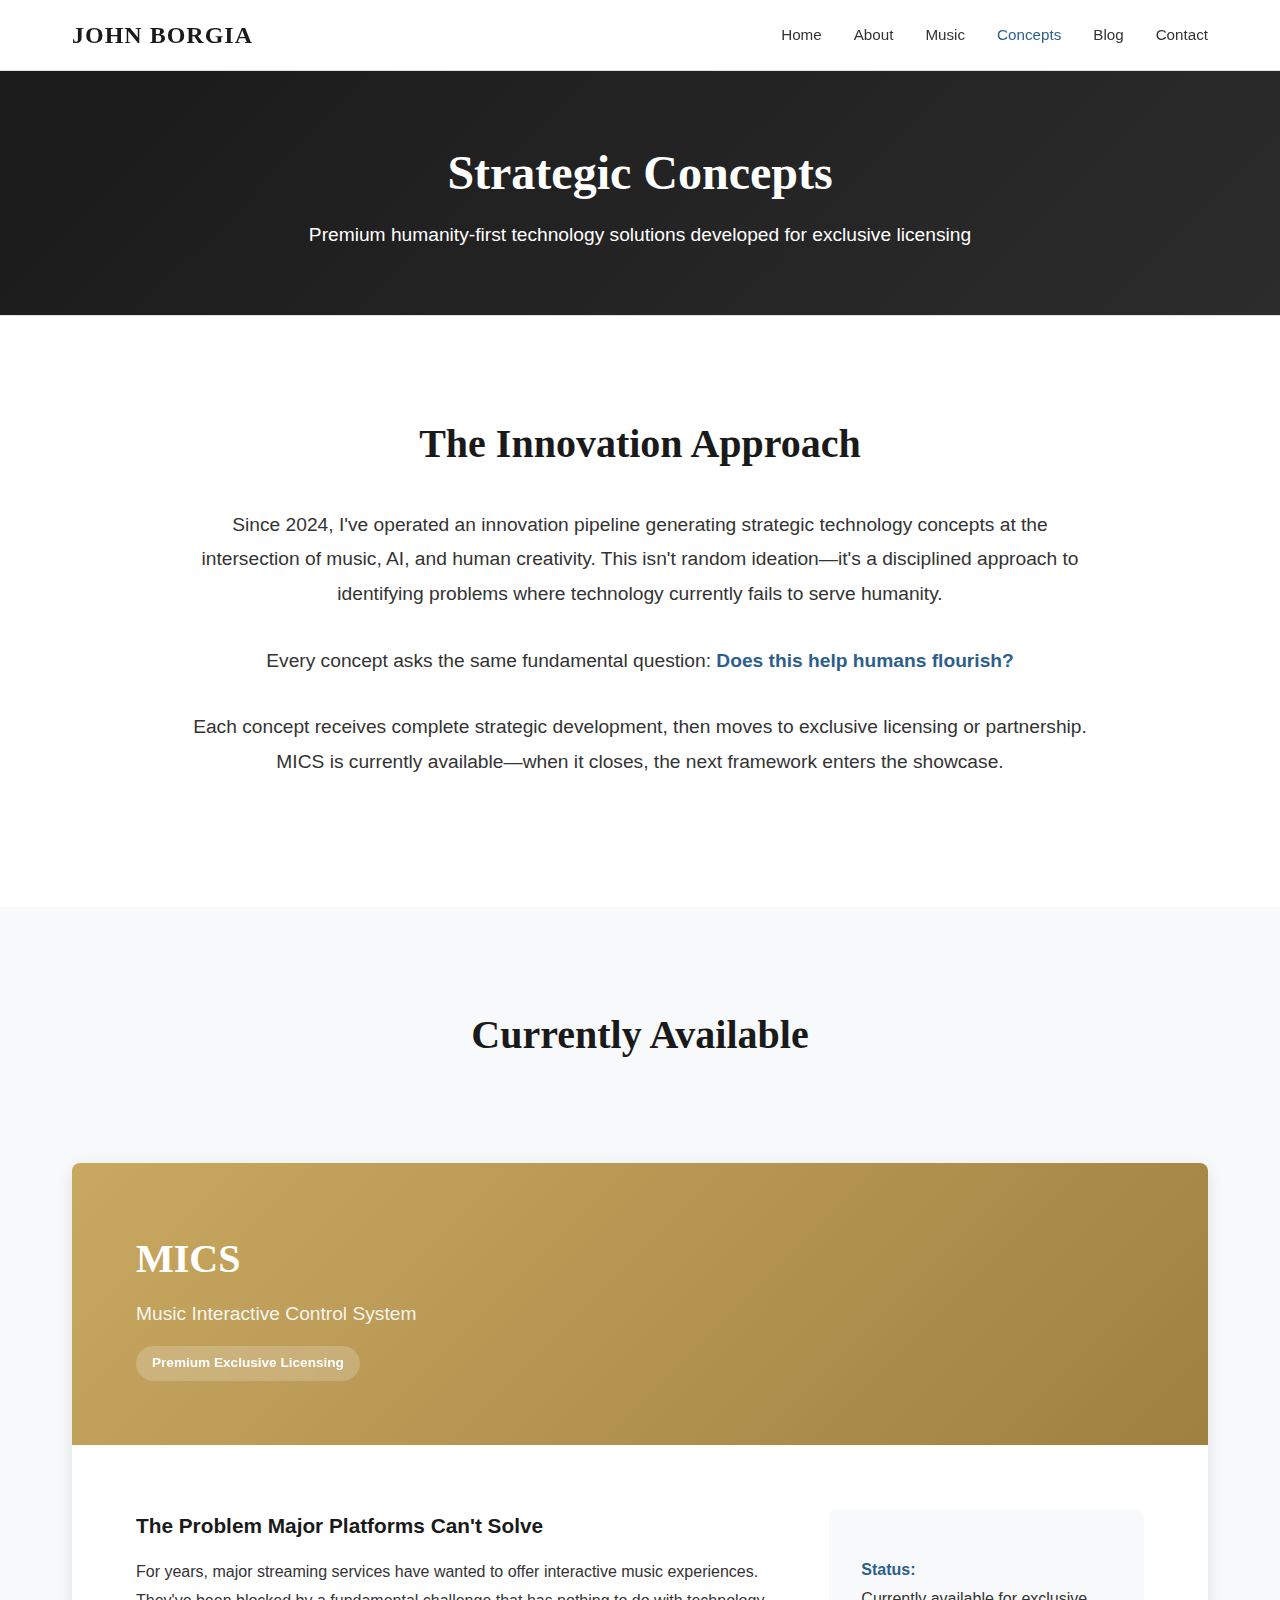
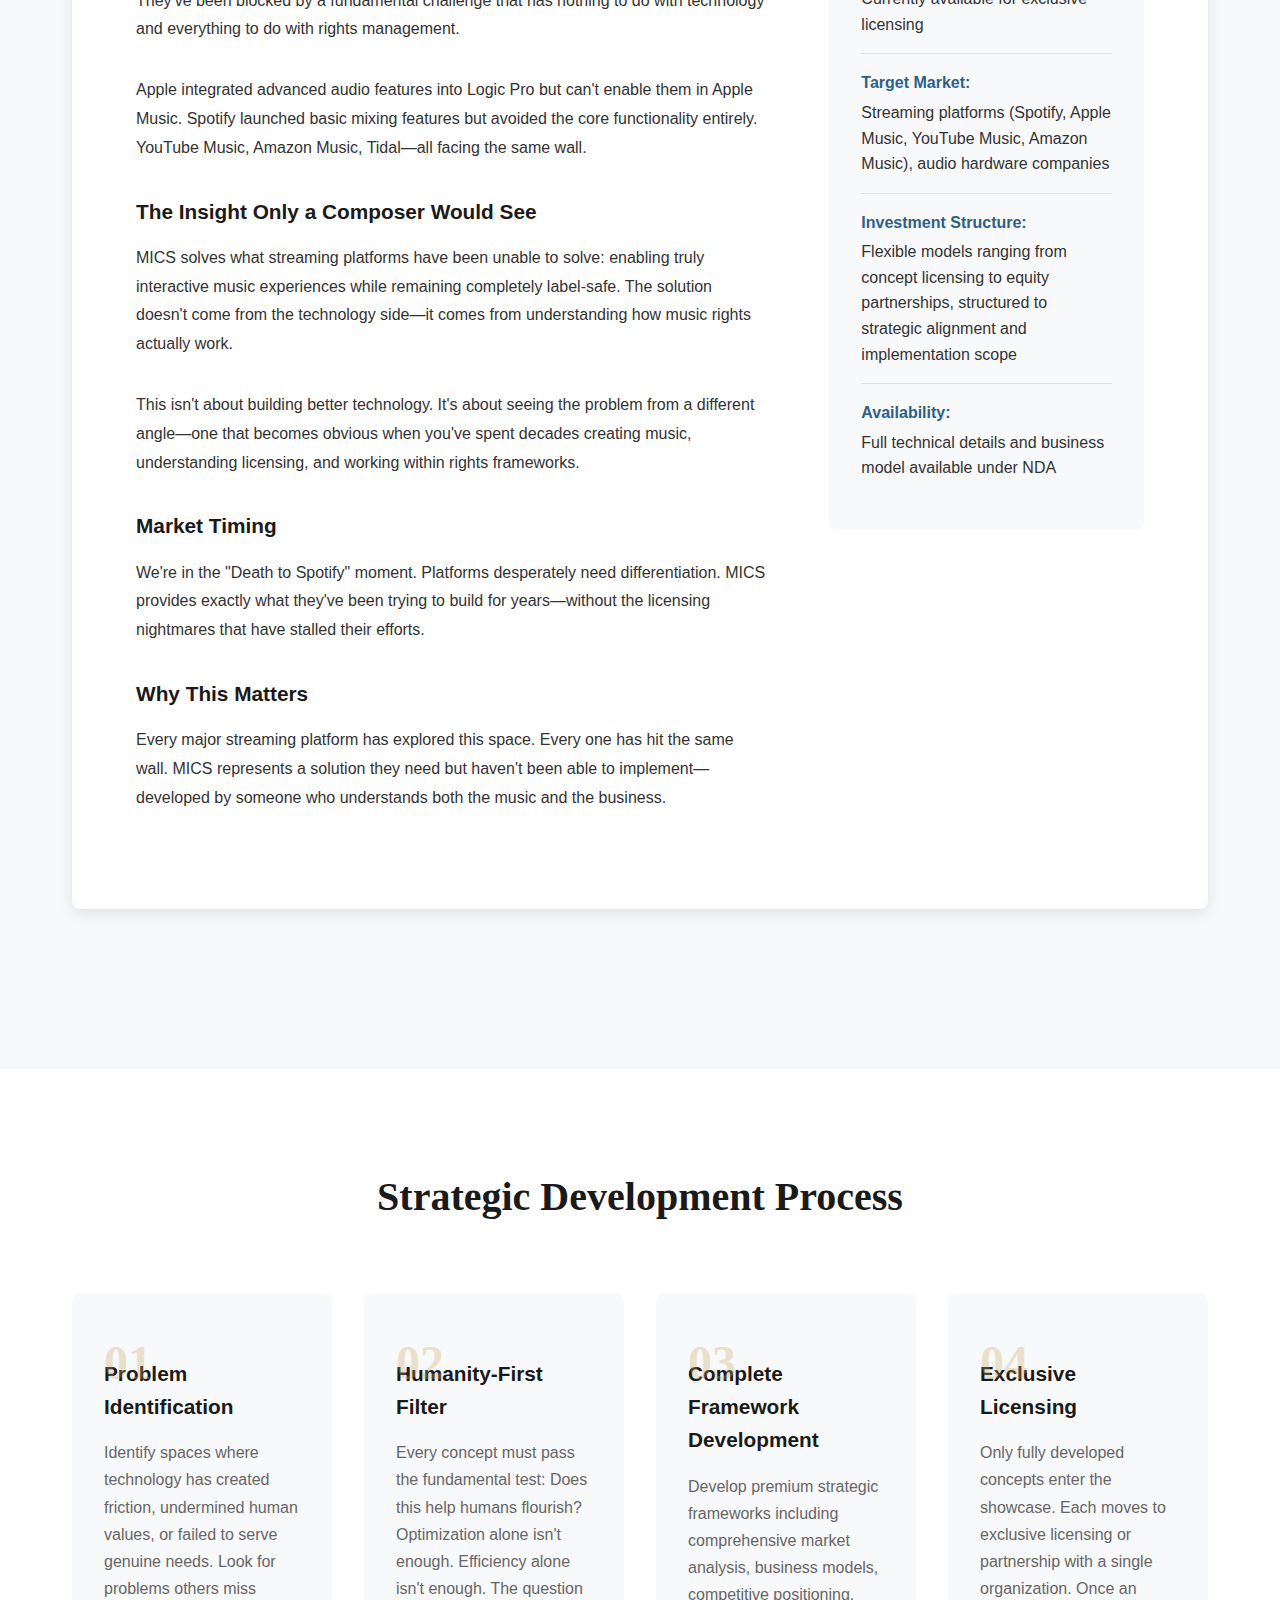
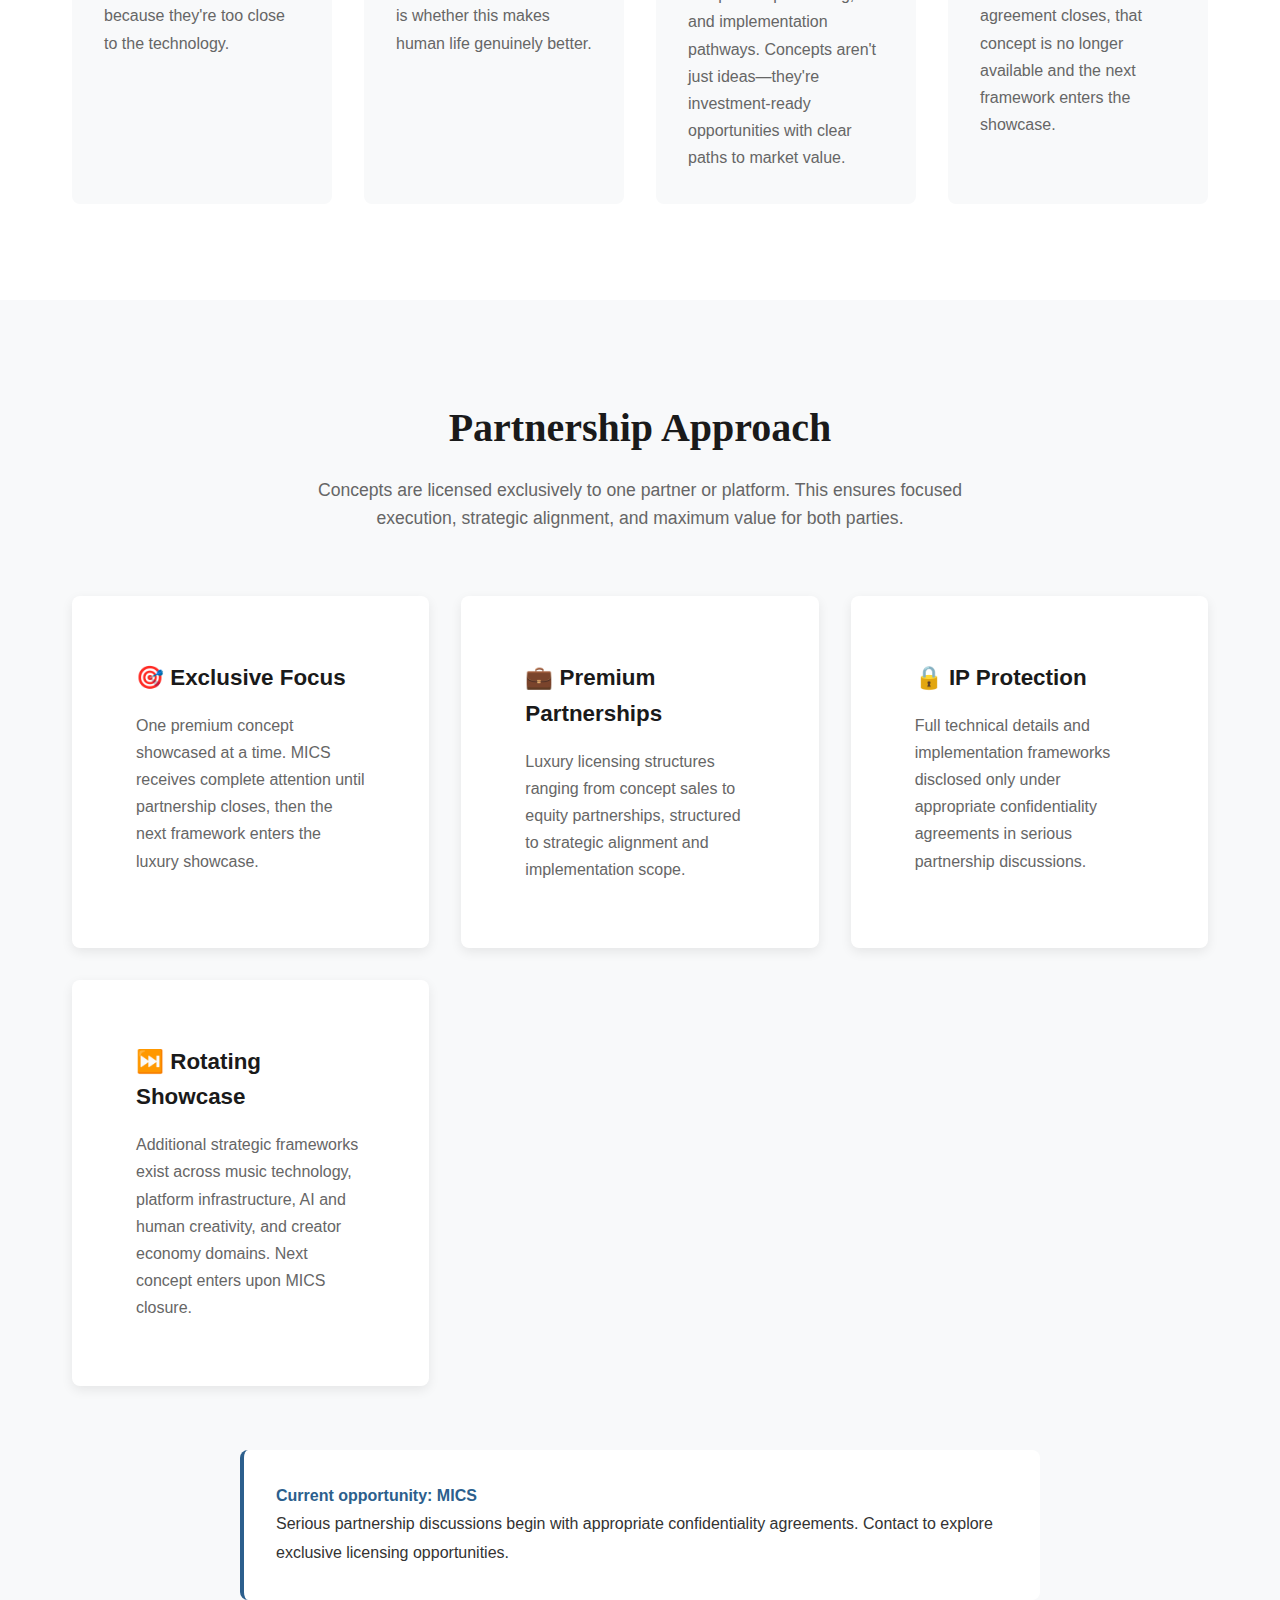
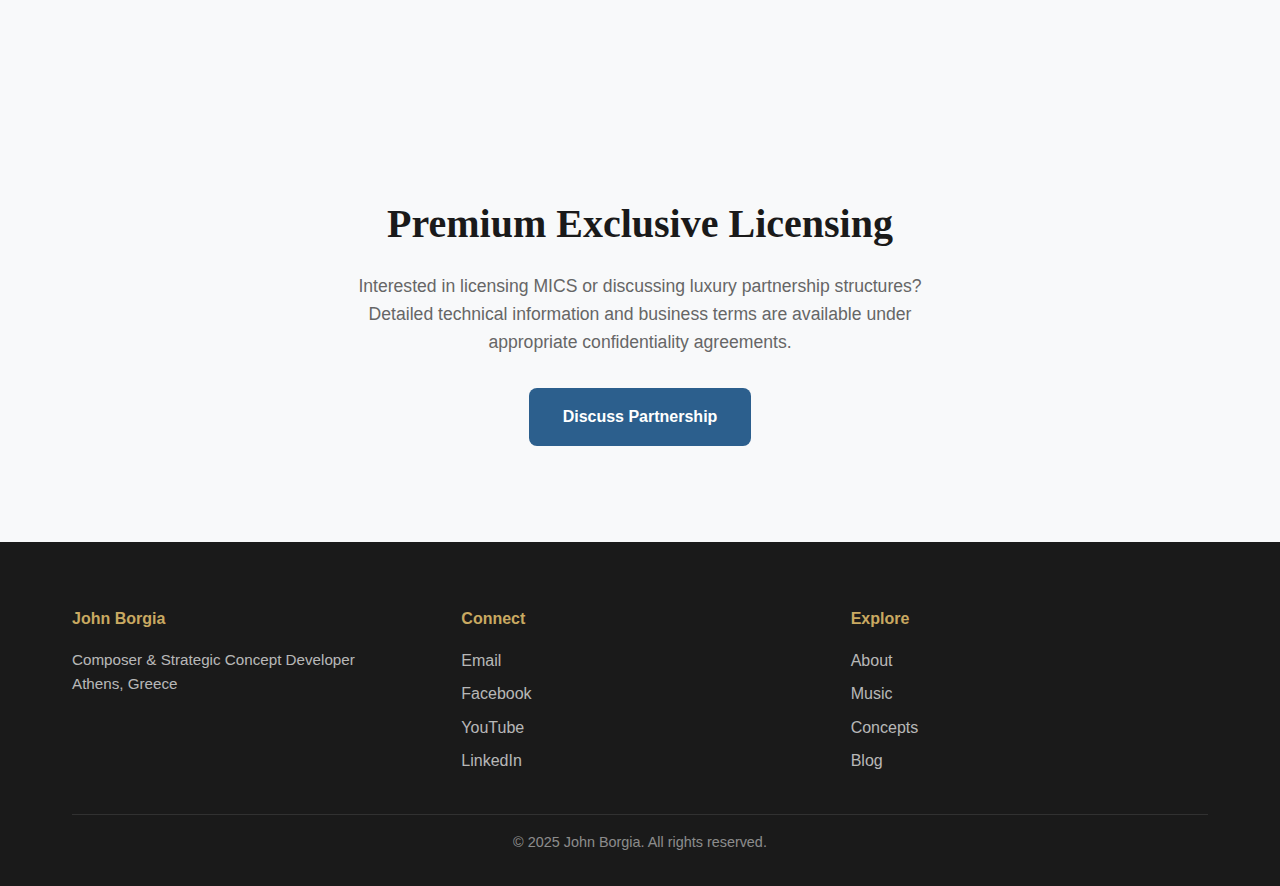
<file: concepts.html>
<!DOCTYPE html>
<html lang="en">
<head>
    <meta charset="UTF-8">
    <meta name="viewport" content="width=device-width, initial-scale=1.0">
    <meta name="description" content="Strategic technology concepts by John Borgia - MICS currently available for exclusive licensing.">
    <title>Concepts - John Borgia</title>
    <link rel="stylesheet" href="style.css">
</head>
<body>
    <!-- Navigation -->
    <nav class="navbar">
        <div class="container">
            <div class="nav-brand">
                <a href="index.html">JOHN BORGIA</a>
            </div>
            <ul class="nav-menu">
                <li><a href="index.html">Home</a></li>
                <li><a href="about.html">About</a></li>
                <li><a href="music.html">Music</a></li>
                <li><a href="concepts.html" class="active">Concepts</a></li>
                <li><a href="blog.html">Blog</a></li>
                <li><a href="contact.html">Contact</a></li>
            </ul>
        </div>
    </nav>

    <!-- Concepts Hero -->
    <section class="page-hero concepts-hero">
        <div class="container">
            <h1>Strategic Concepts</h1>
            <p class="page-subtitle">Premium humanity-first technology solutions developed for exclusive licensing</p>
        </div>
    </section>

    <!-- Innovation Approach -->
    <section class="innovation-philosophy">
        <div class="container">
            <div class="philosophy-content">
                <h2>The Innovation Approach</h2>
                <p class="lead-text">Since 2024, I've operated an innovation pipeline generating strategic technology concepts at the intersection of music, AI, and human creativity. This isn't random ideation—it's a disciplined approach to identifying problems where technology currently fails to serve humanity.</p>
                <p class="lead-text">Every concept asks the same fundamental question: <strong>Does this help humans flourish?</strong></p>
                <p class="lead-text">Each concept receives complete strategic development, then moves to exclusive licensing or partnership. MICS is currently available—when it closes, the next framework enters the showcase.</p>
            </div>
        </div>
    </section>

    <!-- Currently Available -->
    <section class="featured-concepts">
        <div class="container">
            <h2>Currently Available</h2>

            <!-- MICS -->
            <div class="concept-showcase mics-concept">
                <div class="concept-header">
                    <h3>MICS</h3>
                    <p class="concept-tagline">Music Interactive Control System</p>
                    <span class="concept-badge">Premium Exclusive Licensing</span>
                </div>
                <div class="concept-body">
                    <div class="concept-description">
                        <h4>The Problem Major Platforms Can't Solve</h4>
                        <p>For years, major streaming services have wanted to offer interactive music experiences. They've been blocked by a fundamental challenge that has nothing to do with technology and everything to do with rights management.</p>
                        
                        <p>Apple integrated advanced audio features into Logic Pro but can't enable them in Apple Music. Spotify launched basic mixing features but avoided the core functionality entirely. YouTube Music, Amazon Music, Tidal—all facing the same wall.</p>
                        
                        <h4>The Insight Only a Composer Would See</h4>
                        <p>MICS solves what streaming platforms have been unable to solve: enabling truly interactive music experiences while remaining completely label-safe. The solution doesn't come from the technology side—it comes from understanding how music rights actually work.</p>
                        
                        <p>This isn't about building better technology. It's about seeing the problem from a different angle—one that becomes obvious when you've spent decades creating music, understanding licensing, and working within rights frameworks.</p>

                        <h4>Market Timing</h4>
                        <p>We're in the "Death to Spotify" moment. Platforms desperately need differentiation. MICS provides exactly what they've been trying to build for years—without the licensing nightmares that have stalled their efforts.</p>

                        <h4>Why This Matters</h4>
                        <p>Every major streaming platform has explored this space. Every one has hit the same wall. MICS represents a solution they need but haven't been able to implement—developed by someone who understands both the music and the business.</p>
                    </div>
                    <div class="concept-meta">
                        <div class="meta-item">
                            <strong>Status:</strong> Currently available for exclusive licensing
                        </div>
                        <div class="meta-item">
                            <strong>Target Market:</strong> Streaming platforms (Spotify, Apple Music, YouTube Music, Amazon Music), audio hardware companies
                        </div>
                        <div class="meta-item">
                            <strong>Investment Structure:</strong> Flexible models ranging from concept licensing to equity partnerships, structured to strategic alignment and implementation scope
                        </div>
                        <div class="meta-item">
                            <strong>Availability:</strong> Full technical details and business model available under NDA
                        </div>
                    </div>
                </div>
            </div>
        </div>
    </section>

    <!-- Development Process -->
    <section class="pipeline-approach">
        <div class="container">
            <h2>Strategic Development Process</h2>
            <div class="approach-grid-concepts">
                <div class="approach-step">
                    <div class="step-number">01</div>
                    <h3>Problem Identification</h3>
                    <p>Identify spaces where technology has created friction, undermined human values, or failed to serve genuine needs. Look for problems others miss because they're too close to the technology.</p>
                </div>
                <div class="approach-step">
                    <div class="step-number">02</div>
                    <h3>Humanity-First Filter</h3>
                    <p>Every concept must pass the fundamental test: Does this help humans flourish? Optimization alone isn't enough. Efficiency alone isn't enough. The question is whether this makes human life genuinely better.</p>
                </div>
                <div class="approach-step">
                    <div class="step-number">03</div>
                    <h3>Complete Framework Development</h3>
                    <p>Develop premium strategic frameworks including comprehensive market analysis, business models, competitive positioning, and implementation pathways. Concepts aren't just ideas—they're investment-ready opportunities with clear paths to market value.</p>
                </div>
                <div class="approach-step">
                    <div class="step-number">04</div>
                    <h3>Exclusive Licensing</h3>
                    <p>Only fully developed concepts enter the showcase. Each moves to exclusive licensing or partnership with a single organization. Once an agreement closes, that concept is no longer available and the next framework enters the showcase.</p>
                </div>
            </div>
        </div>
    </section>

    <!-- Partnership Approach -->
    <section class="beyond-featured">
        <div class="container">
            <h2>Partnership Approach</h2>
            <p class="section-intro">Concepts are licensed exclusively to one partner or platform. This ensures focused execution, strategic alignment, and maximum value for both parties.</p>
            
            <div class="pipeline-categories">
                <div class="category-card">
                    <h3>🎯 Exclusive Focus</h3>
                    <p>One premium concept showcased at a time. MICS receives complete attention until partnership closes, then the next framework enters the luxury showcase.</p>
                </div>
                <div class="category-card">
                    <h3>💼 Premium Partnerships</h3>
                    <p>Luxury licensing structures ranging from concept sales to equity partnerships, structured to strategic alignment and implementation scope.</p>
                </div>
                <div class="category-card">
                    <h3>🔒 IP Protection</h3>
                    <p>Full technical details and implementation frameworks disclosed only under appropriate confidentiality agreements in serious partnership discussions.</p>
                </div>
                <div class="category-card">
                    <h3>⏭️ Rotating Showcase</h3>
                    <p>Additional strategic frameworks exist across music technology, platform infrastructure, AI and human creativity, and creator economy domains. Next concept enters upon MICS closure.</p>
                </div>
            </div>

            <div class="pipeline-note">
                <p><strong>Current opportunity: MICS</strong></p>
                <p>Serious partnership discussions begin with appropriate confidentiality agreements. Contact to explore exclusive licensing opportunities.</p>
            </div>
        </div>
    </section>

    <!-- Collaboration CTA -->
    <section class="cta-section">
        <div class="container">
            <h2>Premium Exclusive Licensing</h2>
            <p>Interested in licensing MICS or discussing luxury partnership structures? Detailed technical information and business terms are available under appropriate confidentiality agreements.</p>
            <a href="contact.html" class="btn btn-primary">Discuss Partnership</a>
        </div>
    </section>

    <!-- Footer -->
    <footer class="footer">
        <div class="container">
            <div class="footer-content">
                <div class="footer-section">
                    <h4>John Borgia</h4>
                    <p>Composer & Strategic Concept Developer</p>
                    <p>Athens, Greece</p>
                </div>
                <div class="footer-section">
                    <h4>Connect</h4>
                    <ul class="footer-links">
                        <li><a href="mailto:johnborgia.strategy@gmail.com">Email</a></li>
                        <li><a href="https://www.facebook.com/johnborgia.me" target="_blank">Facebook</a></li>
                        <li><a href="https://www.youtube.com/@johnborgia9644" target="_blank">YouTube</a></li>
                        <li><a href="#" target="_blank">LinkedIn</a></li>
                    </ul>
                </div>
                <div class="footer-section">
                    <h4>Explore</h4>
                    <ul class="footer-links">
                        <li><a href="about.html">About</a></li>
                        <li><a href="music.html">Music</a></li>
                        <li><a href="concepts.html">Concepts</a></li>
                        <li><a href="blog.html">Blog</a></li>
                    </ul>
                </div>
            </div>
            <div class="footer-bottom">
                <p>&copy; 2025 John Borgia. All rights reserved.</p>
            </div>
        </div>
    </footer>
</body>
</html>
</file>
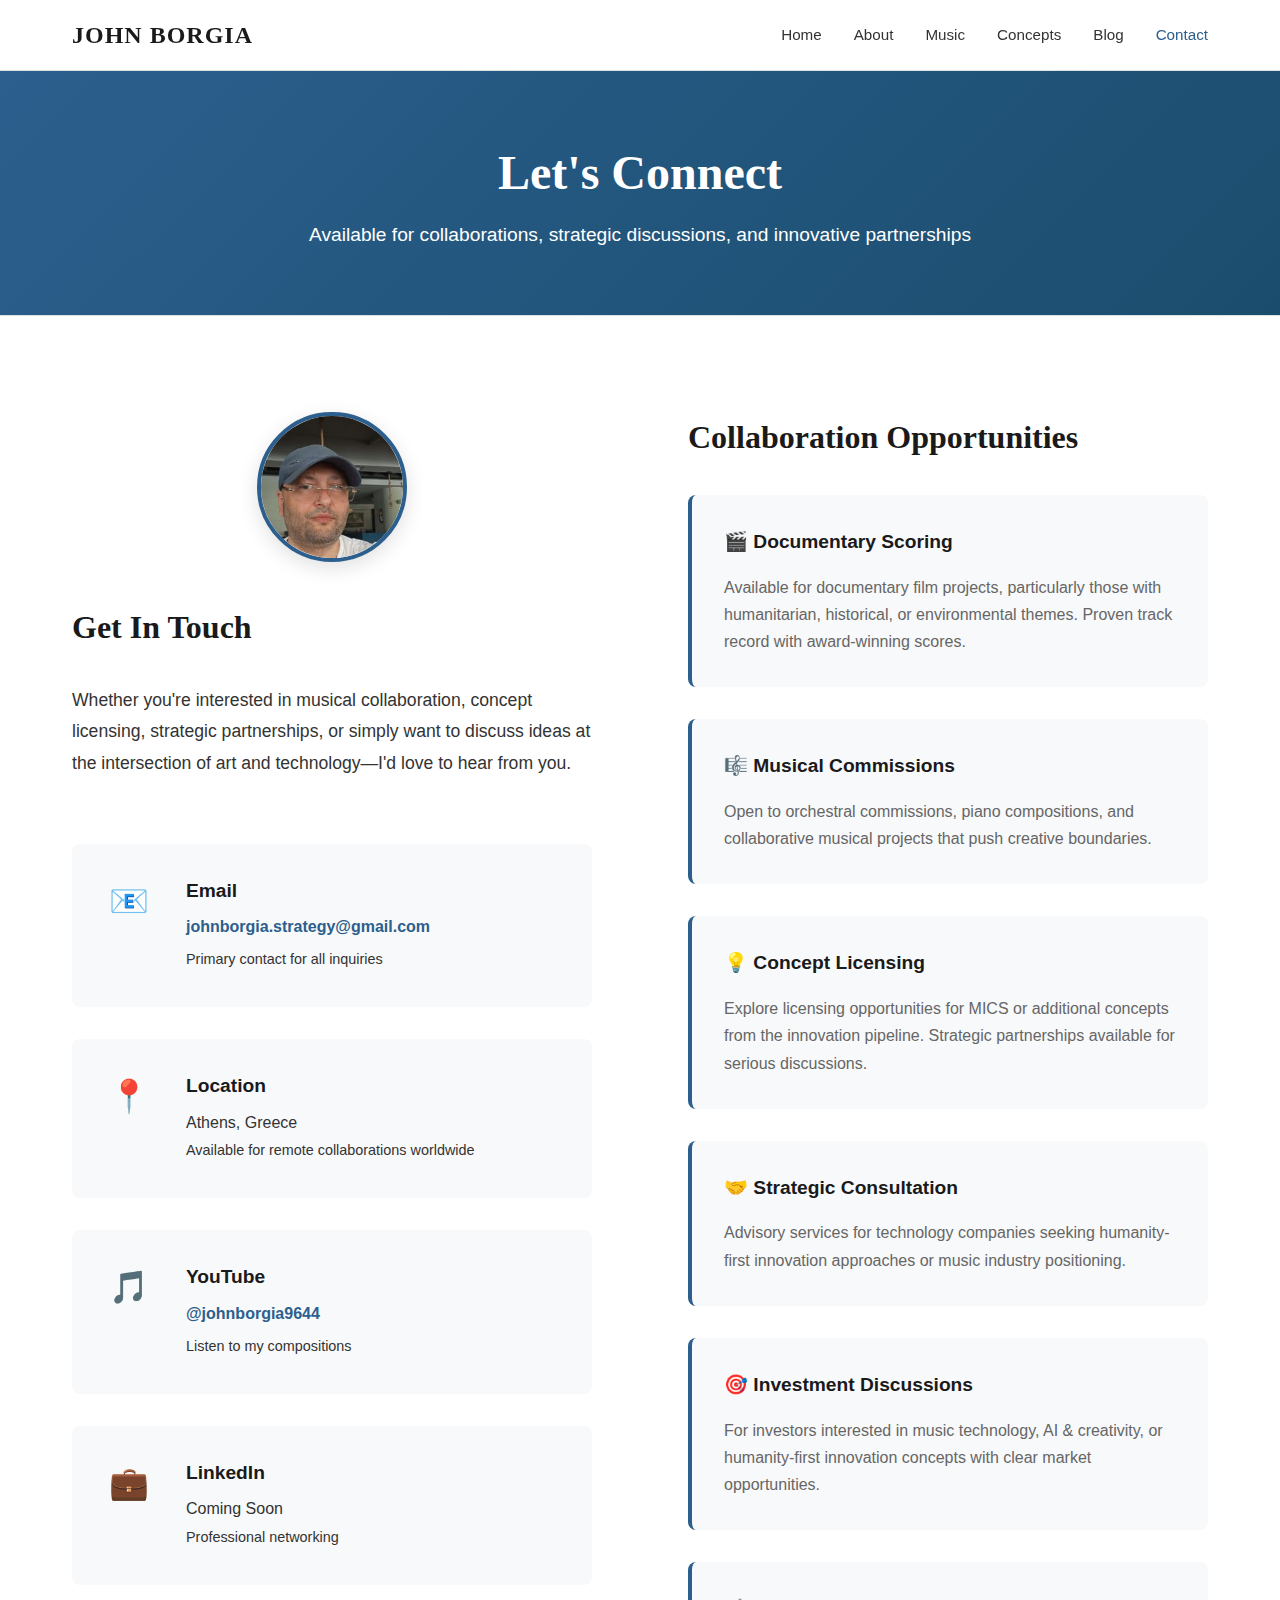
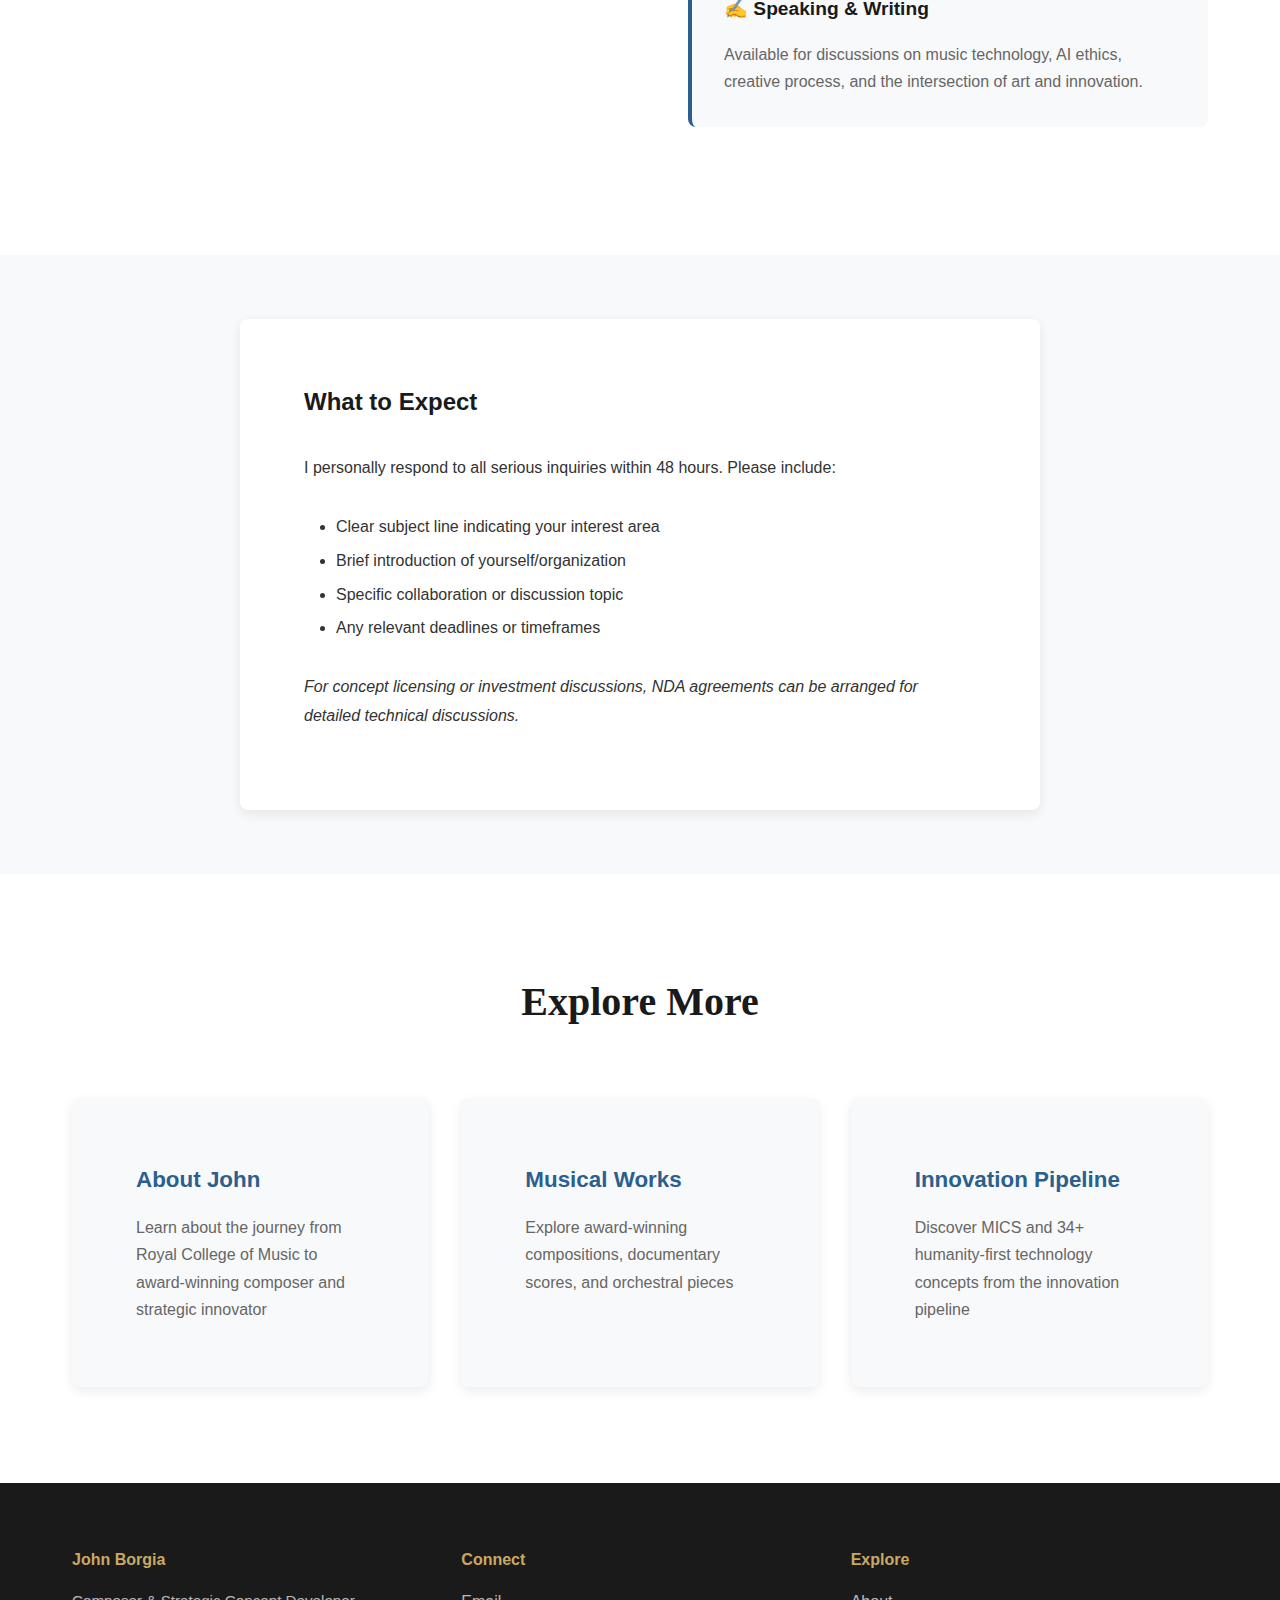
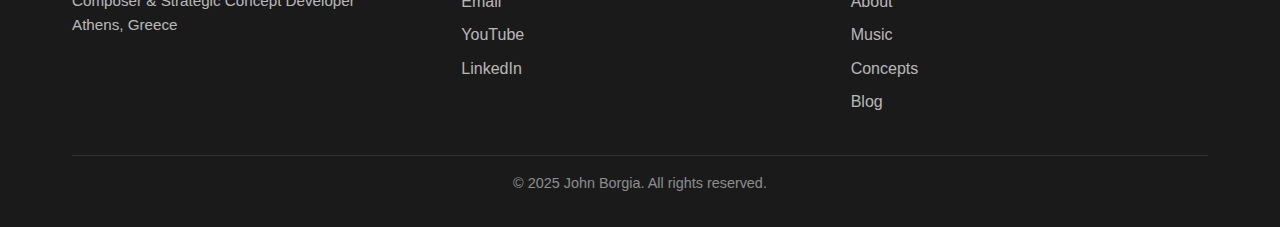
<file: contact.html>
<!DOCTYPE html>
<html lang="en">
<head>
    <meta charset="UTF-8">
    <meta name="viewport" content="width=device-width, initial-scale=1.0">
    <meta name="description" content="Contact John Borgia - Connect for musical collaborations, strategic concept discussions, or innovation opportunities.">
    <title>Contact - John Borgia</title>
    <link rel="stylesheet" href="style.css">
</head>
<body>
    <!-- Navigation -->
    <nav class="navbar">
        <div class="container">
            <div class="nav-brand">
                <a href="index.html">JOHN BORGIA</a>
            </div>
            <ul class="nav-menu">
                <li><a href="index.html">Home</a></li>
                <li><a href="about.html">About</a></li>
                <li><a href="music.html">Music</a></li>
                <li><a href="concepts.html">Concepts</a></li>
                <li><a href="blog.html">Blog</a></li>
                <li><a href="contact.html" class="active">Contact</a></li>
            </ul>
        </div>
    </nav>

    <!-- Contact Hero -->
    <section class="page-hero contact-hero">
        <div class="container">
            <h1>Let's Connect</h1>
            <p class="page-subtitle">Available for collaborations, strategic discussions, and innovative partnerships</p>
        </div>
    </section>

    <!-- Contact Options -->
    <section class="contact-section">
        <div class="container">
            <div class="contact-grid">
                <!-- Contact Info -->
                <div class="contact-info">
                    <div class="contact-profile">
                        <img src="images/john-borgia-casual.jpg" alt="John Borgia" class="contact-profile-image">
                    </div>
                    <h2>Get In Touch</h2>
                    <p class="contact-intro">Whether you're interested in musical collaboration, concept licensing, strategic partnerships, or simply want to discuss ideas at the intersection of art and technology—I'd love to hear from you.</p>
                    
                    <div class="contact-methods">
                        <div class="contact-method">
                            <div class="method-icon">📧</div>
                            <div class="method-details">
                                <h3>Email</h3>
                                <a href="mailto:johnborgia.strategy@gmail.com">johnborgia.strategy@gmail.com</a>
                                <p class="method-note">Primary contact for all inquiries</p>
                            </div>
                        </div>

                        <div class="contact-method">
                            <div class="method-icon">📍</div>
                            <div class="method-details">
                                <h3>Location</h3>
                                <p>Athens, Greece</p>
                                <p class="method-note">Available for remote collaborations worldwide</p>
                            </div>
                        </div>

                        <div class="contact-method">
                            <div class="method-icon">🎵</div>
                            <div class="method-details">
                                <h3>YouTube</h3>
                                <a href="https://www.youtube.com/@johnborgia9644" target="_blank">@johnborgia9644</a>
                                <p class="method-note">Listen to my compositions</p>
                            </div>
                        </div>

                        <div class="contact-method">
                            <div class="method-icon">💼</div>
                            <div class="method-details">
                                <h3>LinkedIn</h3>
                                <p>Coming Soon</p>
                                <p class="method-note">Professional networking</p>
                            </div>
                        </div>
                    </div>
                </div>

                <!-- Opportunities -->
                <div class="opportunities">
                    <h2>Collaboration Opportunities</h2>
                    
                    <div class="opportunity-card">
                        <h3>🎬 Documentary Scoring</h3>
                        <p>Available for documentary film projects, particularly those with humanitarian, historical, or environmental themes. Proven track record with award-winning scores.</p>
                    </div>

                    <div class="opportunity-card">
                        <h3>🎼 Musical Commissions</h3>
                        <p>Open to orchestral commissions, piano compositions, and collaborative musical projects that push creative boundaries.</p>
                    </div>

                    <div class="opportunity-card">
                        <h3>💡 Concept Licensing</h3>
                        <p>Explore licensing opportunities for MICS or additional concepts from the innovation pipeline. Strategic partnerships available for serious discussions.</p>
                    </div>

                    <div class="opportunity-card">
                        <h3>🤝 Strategic Consultation</h3>
                        <p>Advisory services for technology companies seeking humanity-first innovation approaches or music industry positioning.</p>
                    </div>

                    <div class="opportunity-card">
                        <h3>🎯 Investment Discussions</h3>
                        <p>For investors interested in music technology, AI & creativity, or humanity-first innovation concepts with clear market opportunities.</p>
                    </div>

                    <div class="opportunity-card">
                        <h3>✍️ Speaking & Writing</h3>
                        <p>Available for discussions on music technology, AI ethics, creative process, and the intersection of art and innovation.</p>
                    </div>
                </div>
            </div>
        </div>
    </section>

    <!-- Response Time -->
    <section class="response-info">
        <div class="container">
            <div class="response-box">
                <h3>What to Expect</h3>
                <p>I personally respond to all serious inquiries within 48 hours. Please include:</p>
                <ul>
                    <li>Clear subject line indicating your interest area</li>
                    <li>Brief introduction of yourself/organization</li>
                    <li>Specific collaboration or discussion topic</li>
                    <li>Any relevant deadlines or timeframes</li>
                </ul>
                <p class="response-note">For concept licensing or investment discussions, NDA agreements can be arranged for detailed technical discussions.</p>
            </div>
        </div>
    </section>

    <!-- Quick Links -->
    <section class="quick-links-section">
        <div class="container">
            <h2>Explore More</h2>
            <div class="quick-links-grid">
                <a href="about.html" class="quick-link-card">
                    <h3>About John</h3>
                    <p>Learn about the journey from Royal College of Music to award-winning composer and strategic innovator</p>
                </a>
                <a href="music.html" class="quick-link-card">
                    <h3>Musical Works</h3>
                    <p>Explore award-winning compositions, documentary scores, and orchestral pieces</p>
                </a>
                <a href="concepts.html" class="quick-link-card">
                    <h3>Innovation Pipeline</h3>
                    <p>Discover MICS and 34+ humanity-first technology concepts from the innovation pipeline</p>
                </a>
            </div>
        </div>
    </section>

    <!-- Footer -->
    <footer class="footer">
        <div class="container">
            <div class="footer-content">
                <div class="footer-section">
                    <h4>John Borgia</h4>
                    <p>Composer & Strategic Concept Developer</p>
                    <p>Athens, Greece</p>
                </div>
                <div class="footer-section">
                    <h4>Connect</h4>
                    <ul class="footer-links">
                        <li><a href="mailto:johnborgia.strategy@gmail.com">Email</a></li>
                        <li><a href="https://www.youtube.com/@johnborgia9644" target="_blank">YouTube</a></li>
                        <li><a href="#" target="_blank">LinkedIn</a></li>
                    </ul>
                </div>
                <div class="footer-section">
                    <h4>Explore</h4>
                    <ul class="footer-links">
                        <li><a href="about.html">About</a></li>
                        <li><a href="music.html">Music</a></li>
                        <li><a href="concepts.html">Concepts</a></li>
                        <li><a href="blog.html">Blog</a></li>
                    </ul>
                </div>
            </div>
            <div class="footer-bottom">
                <p>&copy; 2025 John Borgia. All rights reserved.</p>
            </div>
        </div>
    </footer>
</body>
</html>
</file>
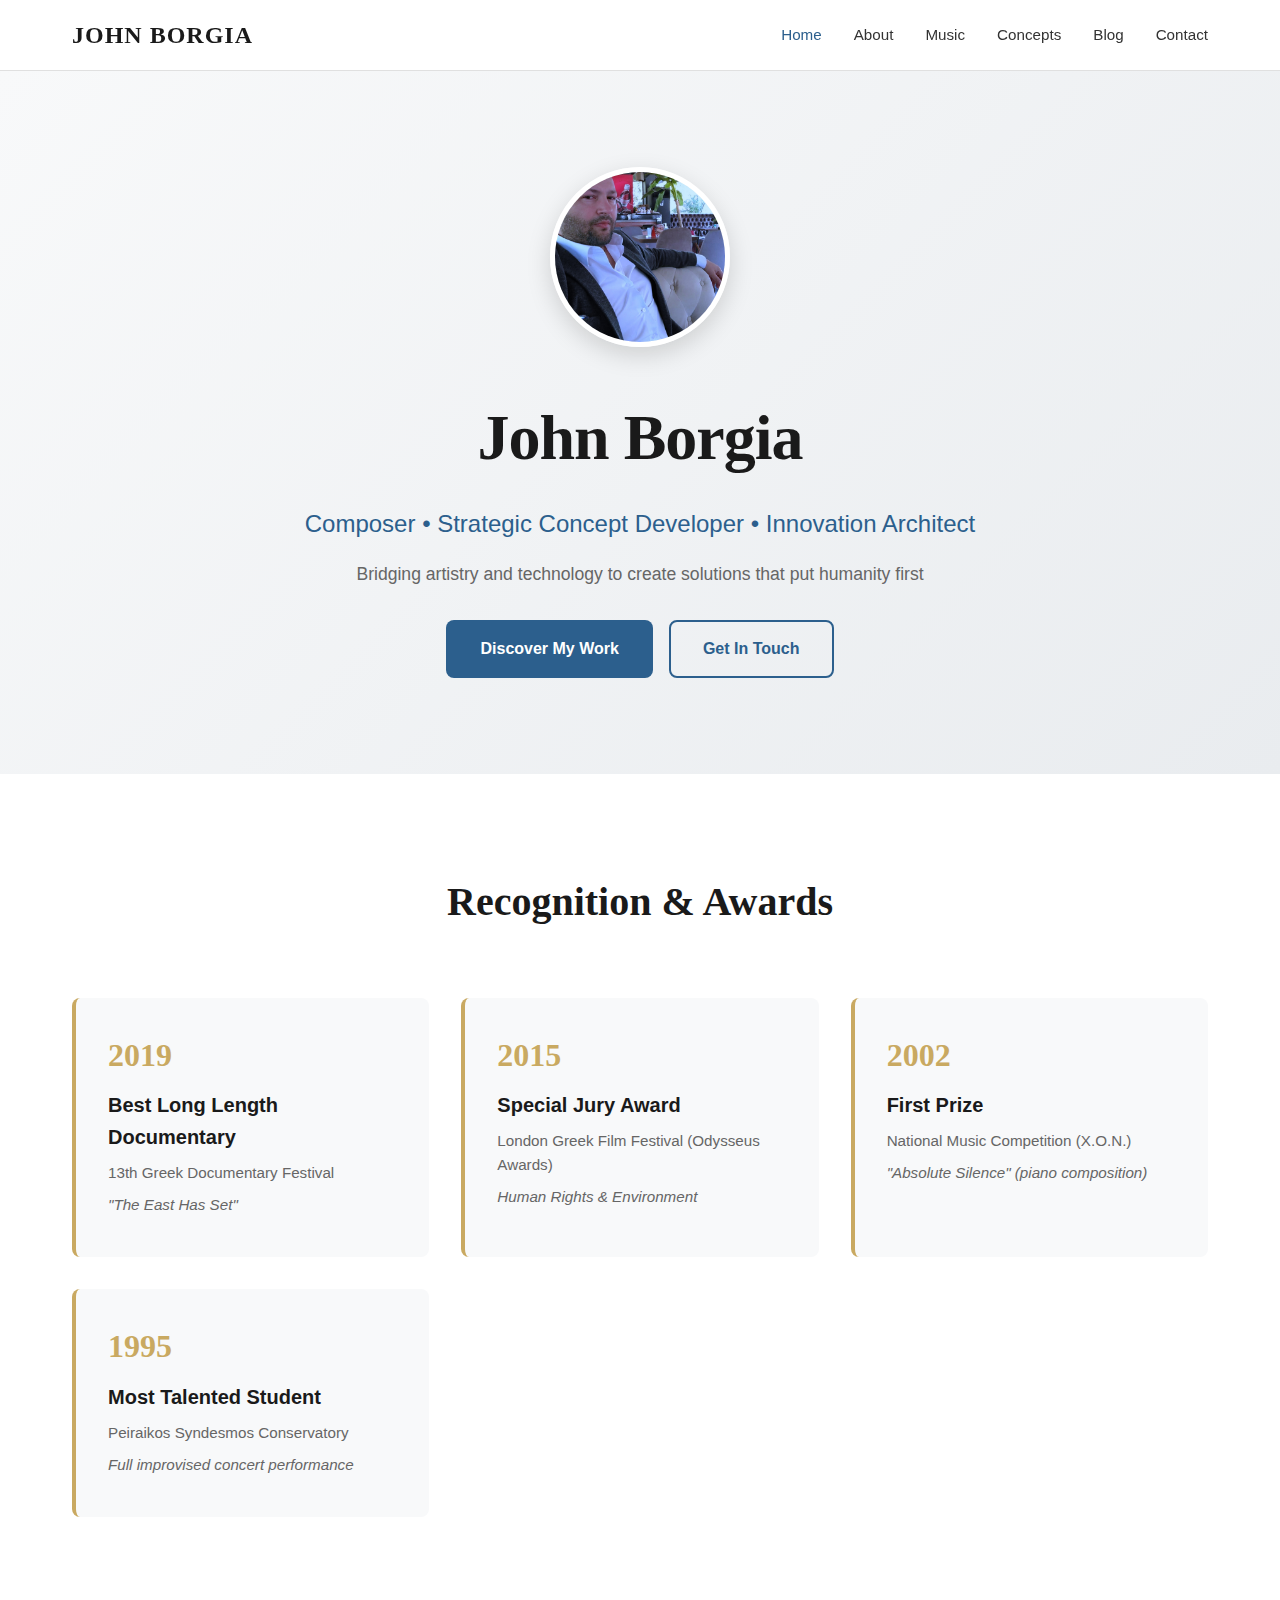
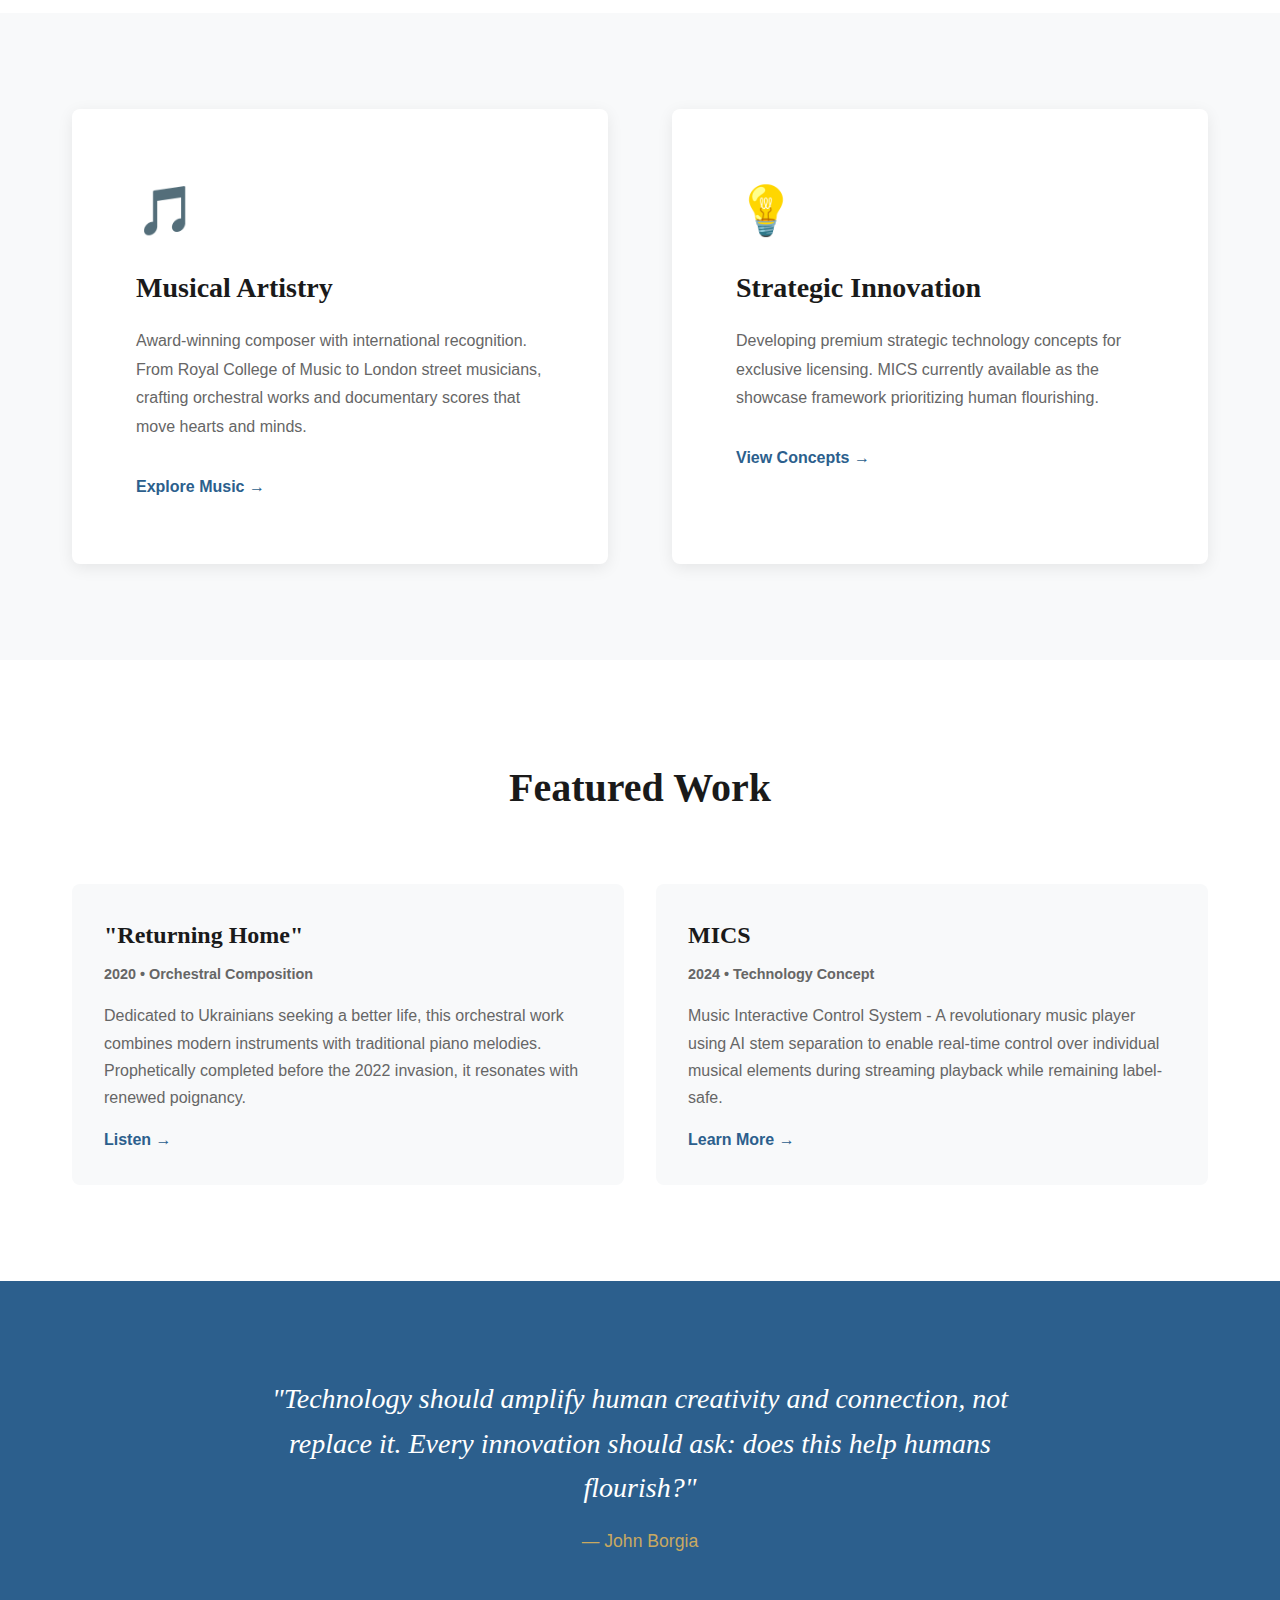
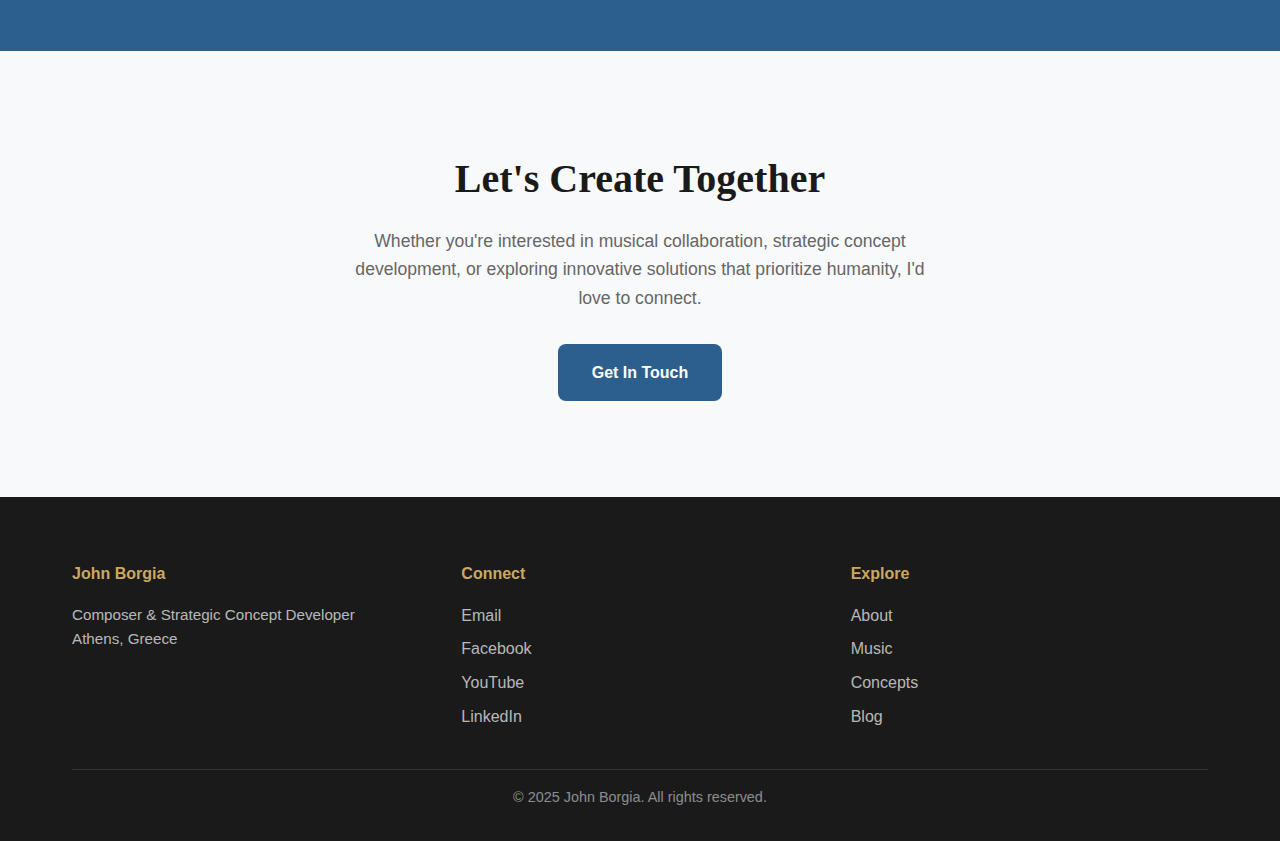
<file: index.html.html>
<!DOCTYPE html>
<html lang="en">
<head>
    <meta charset="UTF-8">
    <meta name="viewport" content="width=device-width, initial-scale=1.0">
    <meta name="description" content="John Borgia - Three-time award-winning composer and strategic concept developer. Creating premium humanity-first technology solutions.">
    <meta name="keywords" content="John Borgia, composer, music, technology, innovation, MICS, Athens, Greece">
    <title>John Borgia - Composer & Strategic Concept Developer</title>
    <link rel="stylesheet" href="style.css">
</head>
<body>
    <!-- Navigation -->
    <nav class="navbar">
        <div class="container">
            <div class="nav-brand">
                <a href="index.html">JOHN BORGIA</a>
            </div>
            <ul class="nav-menu">
                <li><a href="index.html" class="active">Home</a></li>
                <li><a href="about.html">About</a></li>
                <li><a href="music.html">Music</a></li>
                <li><a href="concepts.html">Concepts</a></li>
                <li><a href="blog.html">Blog</a></li>
                <li><a href="contact.html">Contact</a></li>
            </ul>
        </div>
    </nav>

    <!-- Hero Section -->
    <section class="hero">
        <div class="container">
            <div class="hero-content">
                <div class="hero-profile">
                    <img src="images/john-borgia-secondary.jpg" alt="John Borgia" class="hero-profile-image">
                </div>
                <h1 class="hero-title">John Borgia</h1>
                <p class="hero-subtitle">Composer • Strategic Concept Developer • Innovation Architect</p>
                <p class="hero-tagline">Bridging artistry and technology to create solutions that put humanity first</p>
                <div class="hero-cta">
                    <a href="about.html" class="btn btn-primary">Discover My Work</a>
                    <a href="contact.html" class="btn btn-secondary">Get In Touch</a>
                </div>
            </div>
        </div>
    </section>

    <!-- Recognition Section -->
    <section class="recognition">
        <div class="container">
            <h2>Recognition & Awards</h2>
            <div class="awards-grid">
                <div class="award-card">
                    <div class="award-year">2019</div>
                    <h3>Best Long Length Documentary</h3>
                    <p>13th Greek Documentary Festival</p>
                    <p class="award-detail">"The East Has Set"</p>
                </div>
                <div class="award-card">
                    <div class="award-year">2015</div>
                    <h3>Special Jury Award</h3>
                    <p>London Greek Film Festival (Odysseus Awards)</p>
                    <p class="award-detail">Human Rights & Environment</p>
                </div>
                <div class="award-card">
                    <div class="award-year">2002</div>
                    <h3>First Prize</h3>
                    <p>National Music Competition (X.O.N.)</p>
                    <p class="award-detail">"Absolute Silence" (piano composition)</p>
                </div>
                <div class="award-card">
                    <div class="award-year">1995</div>
                    <h3>Most Talented Student</h3>
                    <p>Peiraikos Syndesmos Conservatory</p>
                    <p class="award-detail">Full improvised concert performance</p>
                </div>
            </div>
        </div>
    </section>

    <!-- Two Worlds Section -->
    <section class="two-worlds">
        <div class="container">
            <div class="worlds-grid">
                <div class="world-card">
                    <div class="world-icon">🎵</div>
                    <h3>Musical Artistry</h3>
                    <p>Award-winning composer with international recognition. From Royal College of Music to London street musicians, crafting orchestral works and documentary scores that move hearts and minds.</p>
                    <a href="music.html" class="link-arrow">Explore Music →</a>
                </div>
                <div class="world-card">
                    <div class="world-icon">💡</div>
                    <h3>Strategic Innovation</h3>
                    <p>Developing premium strategic technology concepts for exclusive licensing. MICS currently available as the showcase framework prioritizing human flourishing.</p>
                    <a href="concepts.html" class="link-arrow">View Concepts →</a>
                </div>
            </div>
        </div>
    </section>

    <!-- Featured Work -->
    <section class="featured-work">
        <div class="container">
            <h2>Featured Work</h2>
            <div class="featured-grid">
                <div class="featured-item">
                    <h3>"Returning Home"</h3>
                    <p class="featured-meta">2020 • Orchestral Composition</p>
                    <p>Dedicated to Ukrainians seeking a better life, this orchestral work combines modern instruments with traditional piano melodies. Prophetically completed before the 2022 invasion, it resonates with renewed poignancy.</p>
                    <a href="music.html" class="link-arrow">Listen →</a>
                </div>
                <div class="featured-item">
                    <h3>MICS</h3>
                    <p class="featured-meta">2024 • Technology Concept</p>
                    <p>Music Interactive Control System - A revolutionary music player using AI stem separation to enable real-time control over individual musical elements during streaming playback while remaining label-safe.</p>
                    <a href="concepts.html" class="link-arrow">Learn More →</a>
                </div>
            </div>
        </div>
    </section>

    <!-- Philosophy Section -->
    <section class="philosophy">
        <div class="container">
            <blockquote class="philosophy-quote">
                <p>"Technology should amplify human creativity and connection, not replace it. Every innovation should ask: does this help humans flourish?"</p>
                <cite>— John Borgia</cite>
            </blockquote>
        </div>
    </section>

    <!-- CTA Section -->
    <section class="cta-section">
        <div class="container">
            <h2>Let's Create Together</h2>
            <p>Whether you're interested in musical collaboration, strategic concept development, or exploring innovative solutions that prioritize humanity, I'd love to connect.</p>
            <a href="contact.html" class="btn btn-primary">Get In Touch</a>
        </div>
    </section>

    <!-- Footer -->
    <footer class="footer">
        <div class="container">
            <div class="footer-content">
                <div class="footer-section">
                    <h4>John Borgia</h4>
                    <p>Composer & Strategic Concept Developer</p>
                    <p>Athens, Greece</p>
                </div>
                <div class="footer-section">
                    <h4>Connect</h4>
                    <ul class="footer-links">
                        <li><a href="/cdn-cgi/l/email-protection#52383d3a3c303d20353b337c212620332637352b12353f333b3e7c313d3f">Email</a></li>
                        <li><a href="https://www.facebook.com/johnborgia.me" target="_blank">Facebook</a></li>
                        <li><a href="https://www.youtube.com/@johnborgia9644" target="_blank">YouTube</a></li>
                        <li><a href="#" target="_blank">LinkedIn</a></li>
                    </ul>
                </div>
                <div class="footer-section">
                    <h4>Explore</h4>
                    <ul class="footer-links">
                        <li><a href="about.html">About</a></li>
                        <li><a href="music.html">Music</a></li>
                        <li><a href="concepts.html">Concepts</a></li>
                        <li><a href="blog.html">Blog</a></li>
                    </ul>
                </div>
            </div>
            <div class="footer-bottom">
                <p>&copy; 2025 John Borgia. All rights reserved.</p>
</file>
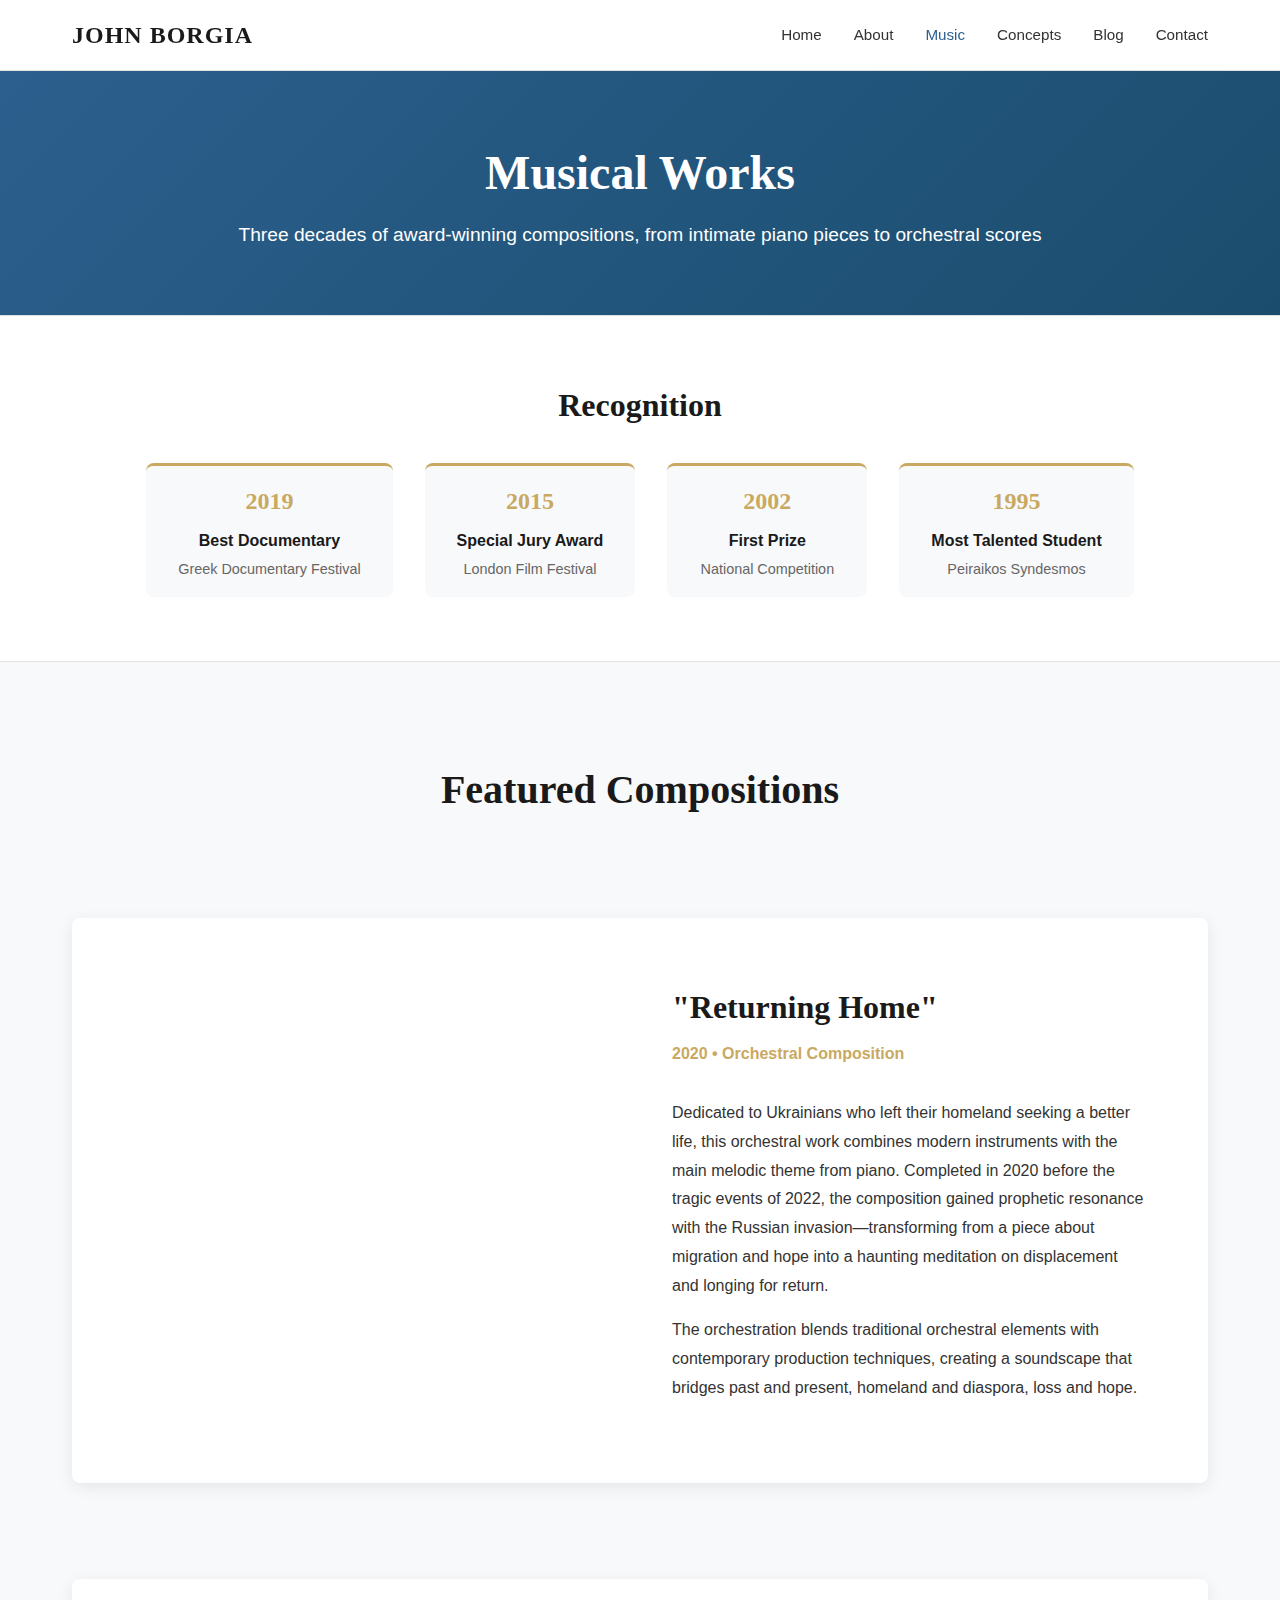
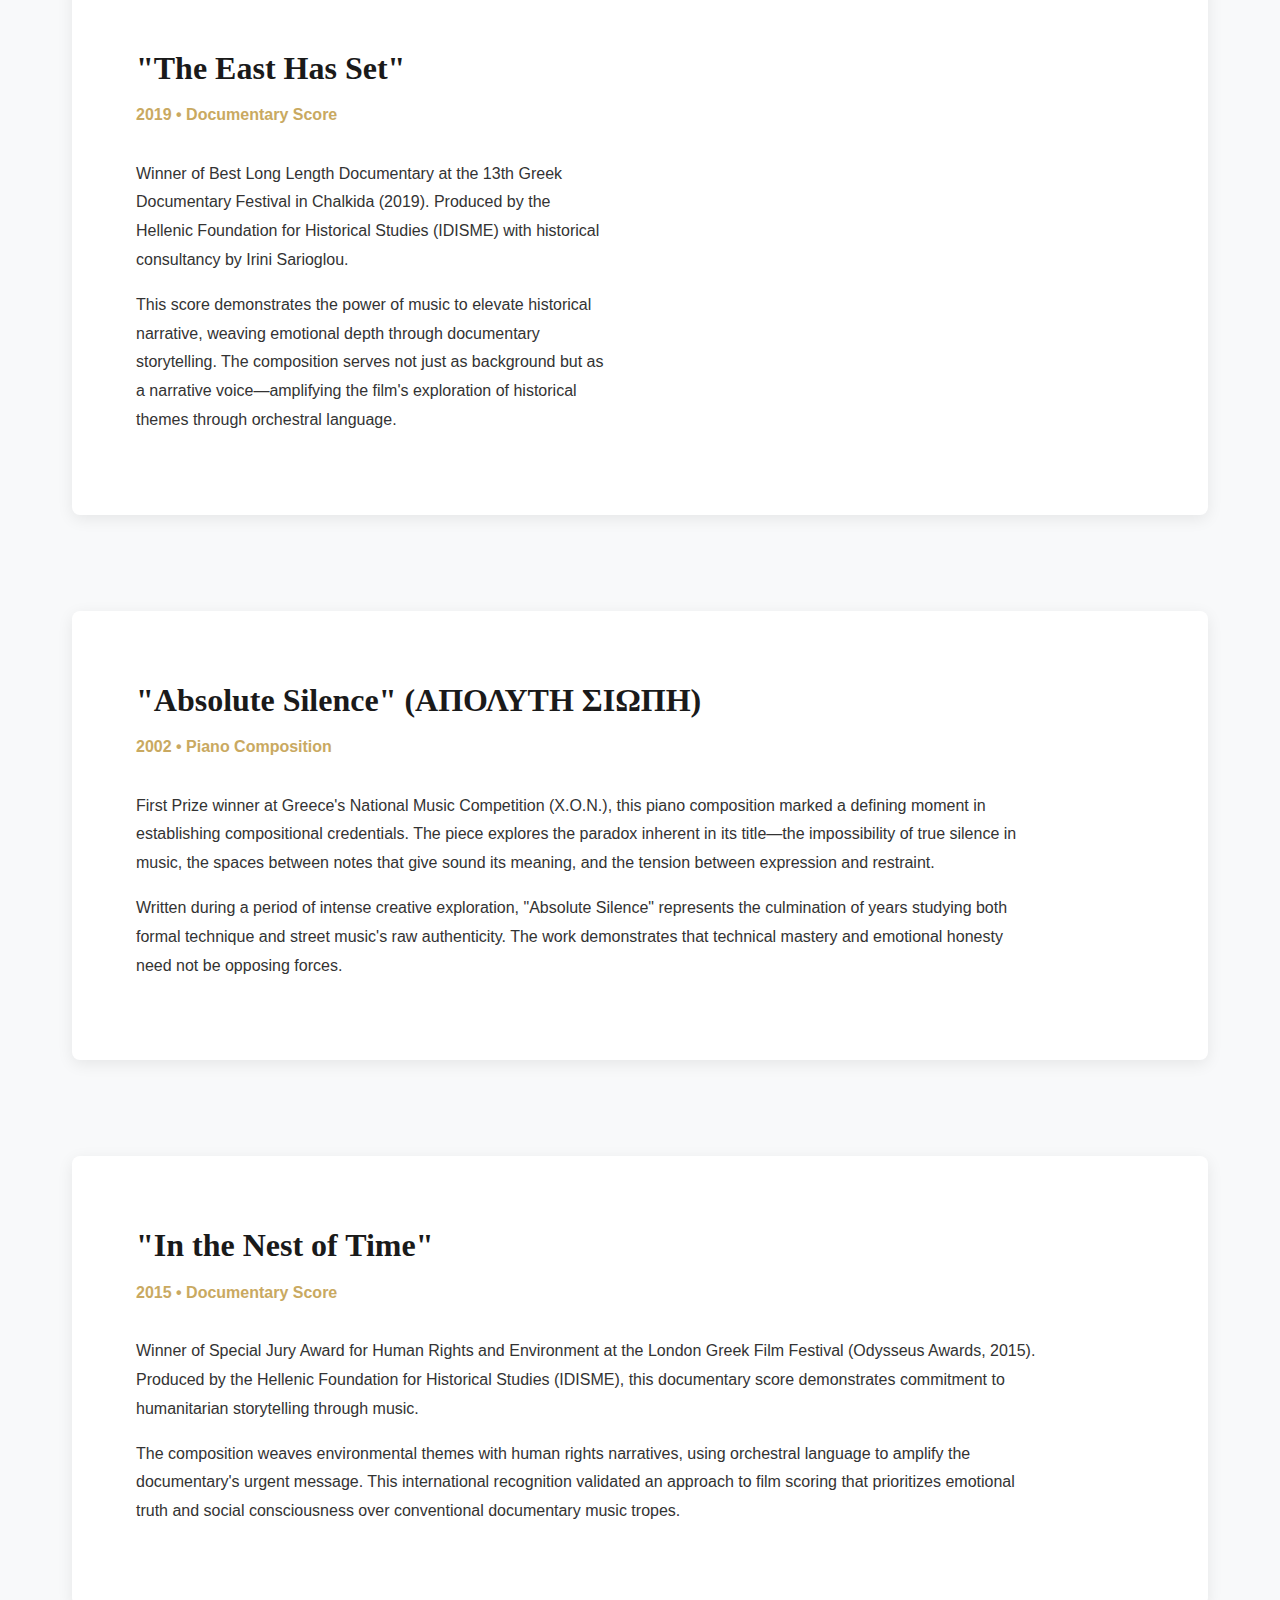
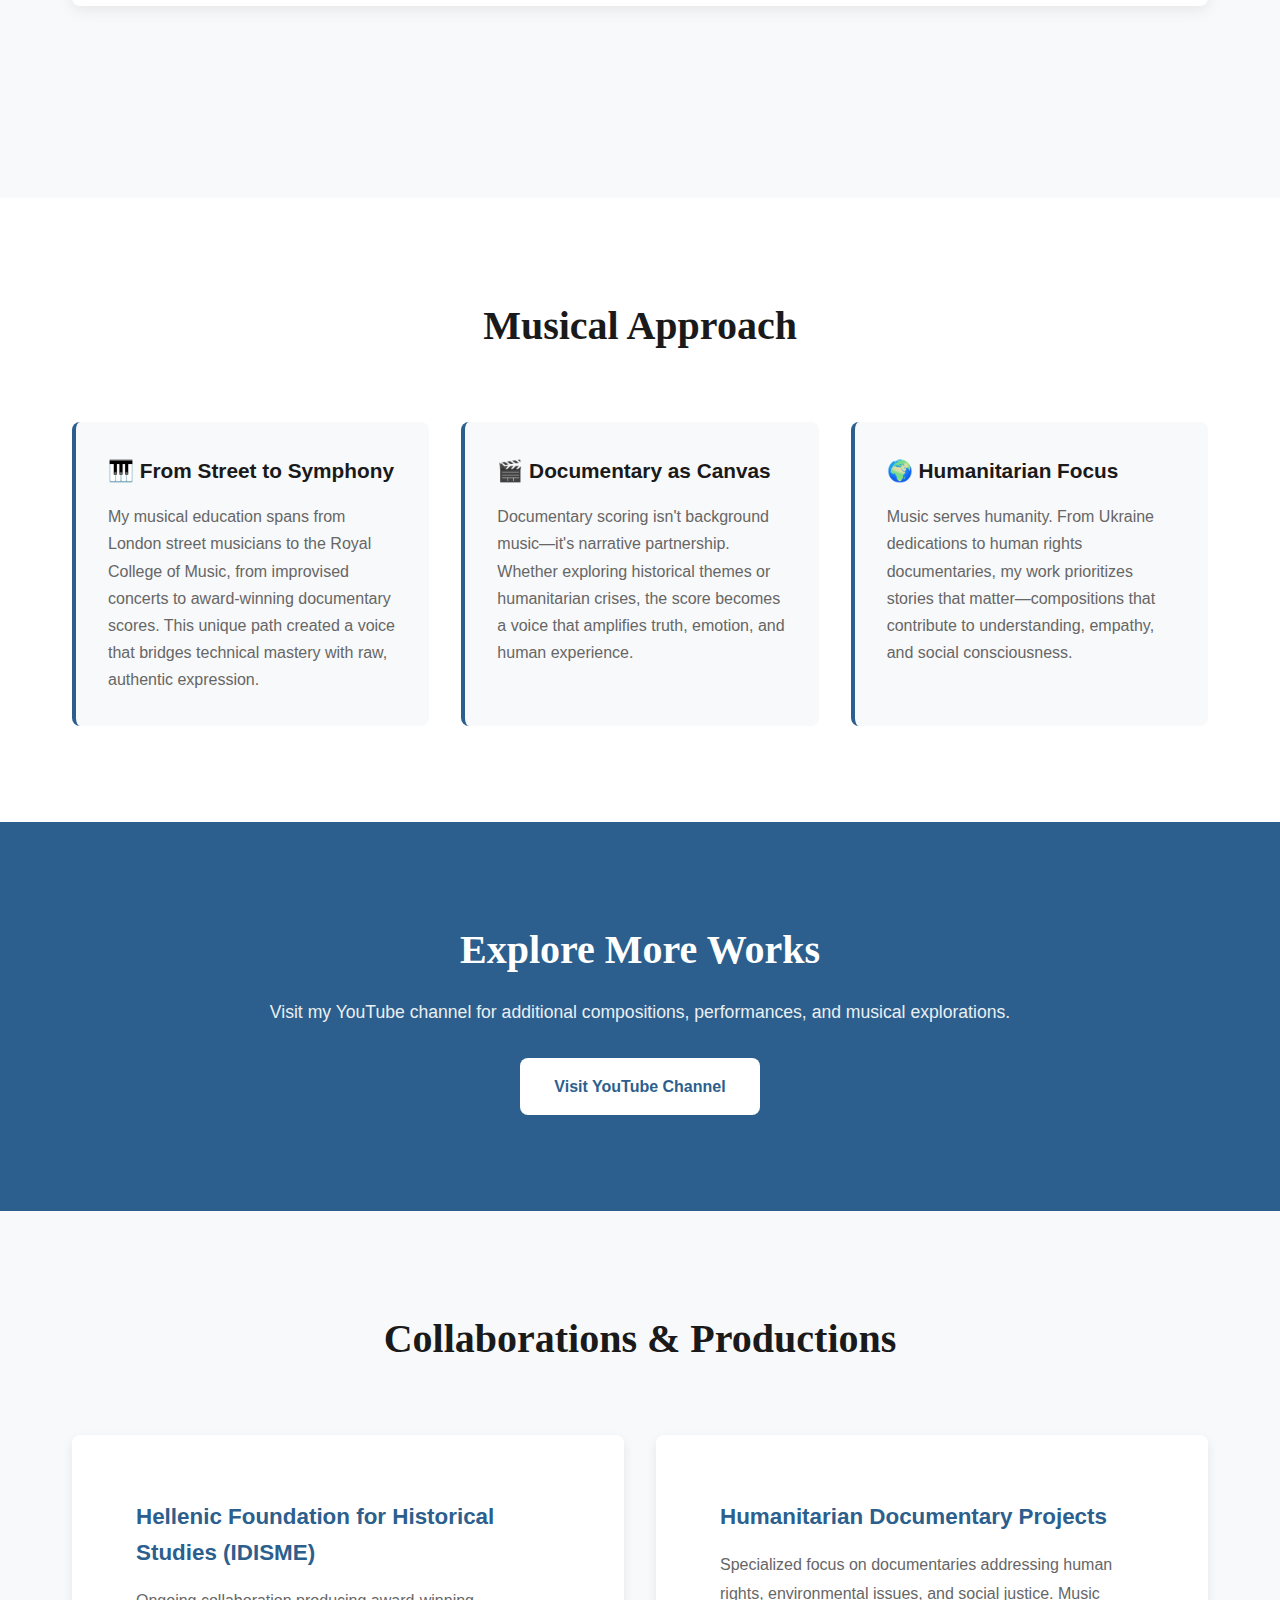
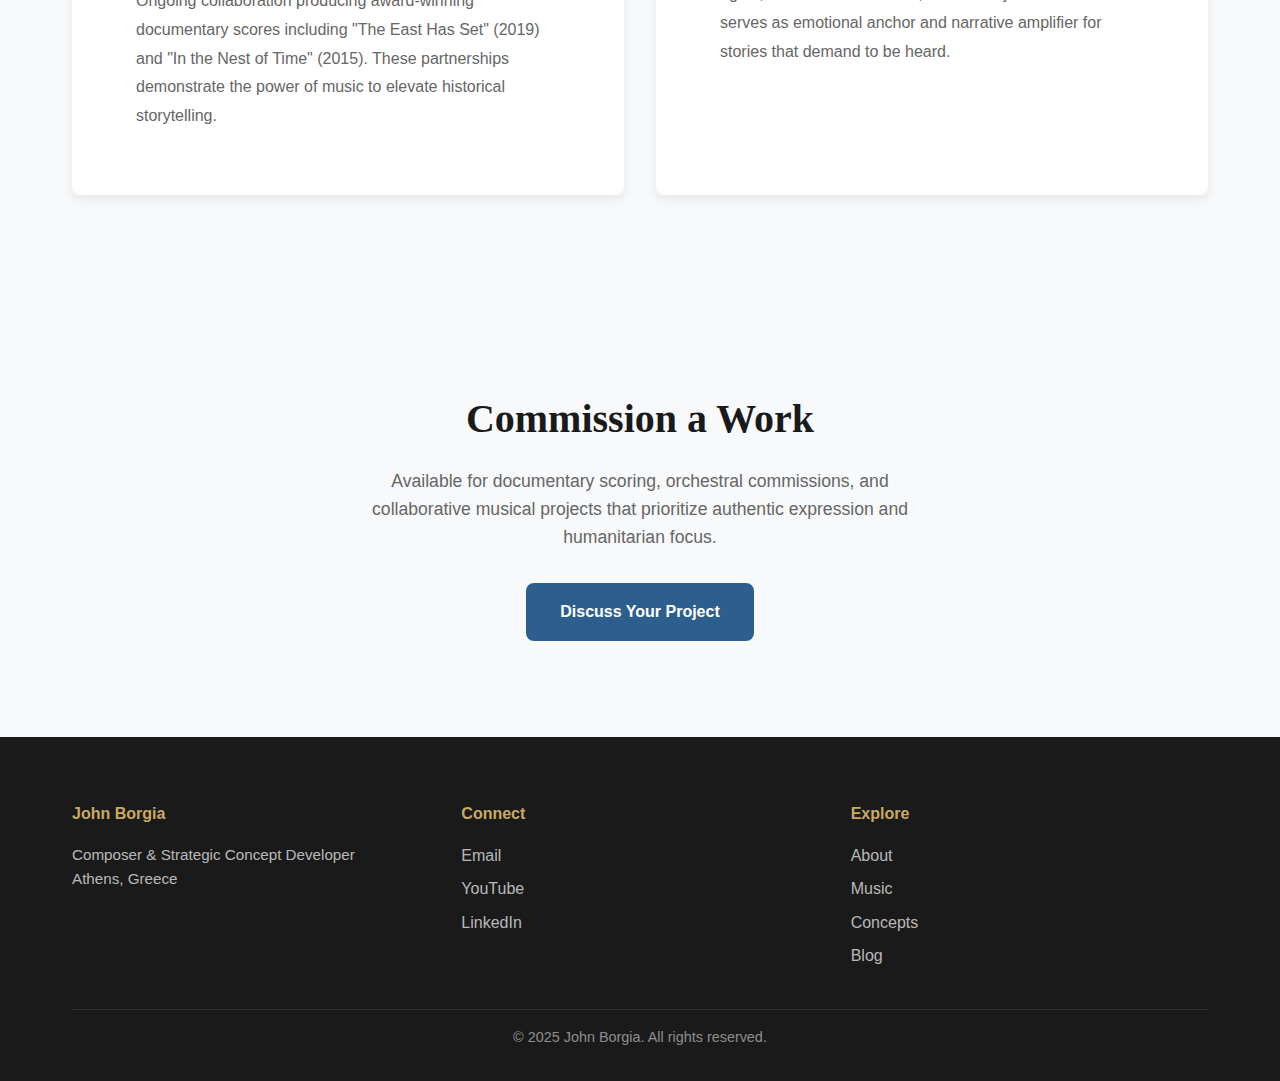
<file: music.html>
<!DOCTYPE html>
<html lang="en">
<head>
    <meta charset="UTF-8">
    <meta name="viewport" content="width=device-width, initial-scale=1.0">
    <meta name="description" content="Music portfolio of John Borgia - Award-winning compositions, documentary scores, and orchestral works.">
    <title>Music - John Borgia</title>
    <link rel="stylesheet" href="style.css">
</head>
<body>
    <!-- Navigation -->
    <nav class="navbar">
        <div class="container">
            <div class="nav-brand">
                <a href="index.html">JOHN BORGIA</a>
            </div>
            <ul class="nav-menu">
                <li><a href="index.html">Home</a></li>
                <li><a href="about.html">About</a></li>
                <li><a href="music.html" class="active">Music</a></li>
                <li><a href="concepts.html">Concepts</a></li>
                <li><a href="blog.html">Blog</a></li>
                <li><a href="contact.html">Contact</a></li>
            </ul>
        </div>
    </nav>

    <!-- Music Hero -->
    <section class="page-hero music-hero">
        <div class="container">
            <h1>Musical Works</h1>
            <p class="page-subtitle">Three decades of award-winning compositions, from intimate piano pieces to orchestral scores</p>
        </div>
    </section>

    <!-- Awards Summary -->
    <section class="awards-summary">
        <div class="container">
            <h2>Recognition</h2>
            <div class="awards-compact">
                <div class="award-badge">
                    <span class="badge-year">2019</span>
                    <span class="badge-title">Best Documentary</span>
                    <span class="badge-org">Greek Documentary Festival</span>
                </div>
                <div class="award-badge">
                    <span class="badge-year">2015</span>
                    <span class="badge-title">Special Jury Award</span>
                    <span class="badge-org">London Film Festival</span>
                </div>
                <div class="award-badge">
                    <span class="badge-year">2002</span>
                    <span class="badge-title">First Prize</span>
                    <span class="badge-org">National Competition</span>
                </div>
                <div class="award-badge">
                    <span class="badge-year">1995</span>
                    <span class="badge-title">Most Talented Student</span>
                    <span class="badge-org">Peiraikos Syndesmos</span>
                </div>
            </div>
        </div>
    </section>

    <!-- Featured Works -->
    <section class="featured-works">
        <div class="container">
            <h2>Featured Compositions</h2>
            
            <!-- Returning Home -->
            <div class="work-showcase">
                <div class="work-video">
                    <div class="video-wrapper">
                        <iframe src="https://www.youtube.com/embed/arGPcM-6EhE" 
                                title="Returning Home - John Borgia" 
                                frameborder="0" 
                                allow="accelerometer; autoplay; clipboard-write; encrypted-media; gyroscope; picture-in-picture" 
                                allowfullscreen>
                        </iframe>
                    </div>
                </div>
                <div class="work-details">
                    <h3>"Returning Home"</h3>
                    <p class="work-meta">2020 • Orchestral Composition</p>
                    <p class="work-description">
                        Dedicated to Ukrainians who left their homeland seeking a better life, this orchestral work combines modern instruments with the main melodic theme from piano. Completed in 2020 before the tragic events of 2022, the composition gained prophetic resonance with the Russian invasion—transforming from a piece about migration and hope into a haunting meditation on displacement and longing for return.
                    </p>
                    <p class="work-description">
                        The orchestration blends traditional orchestral elements with contemporary production techniques, creating a soundscape that bridges past and present, homeland and diaspora, loss and hope.
                    </p>
                </div>
            </div>

            <!-- The East Has Set -->
            <div class="work-showcase reverse">
                <div class="work-video">
                    <div class="video-wrapper">
                        <iframe src="https://www.youtube.com/embed/m8OaimMyQCk" 
                                title="The East Has Set - John Borgia" 
                                frameborder="0" 
                                allow="accelerometer; autoplay; clipboard-write; encrypted-media; gyroscope; picture-in-picture" 
                                allowfullscreen>
                        </iframe>
                    </div>
                </div>
                <div class="work-details">
                    <h3>"The East Has Set"</h3>
                    <p class="work-meta">2019 • Documentary Score</p>
                    <p class="work-description">
                        Winner of Best Long Length Documentary at the 13th Greek Documentary Festival in Chalkida (2019). Produced by the Hellenic Foundation for Historical Studies (IDISME) with historical consultancy by Irini Sarioglou.
                    </p>
                    <p class="work-description">
                        This score demonstrates the power of music to elevate historical narrative, weaving emotional depth through documentary storytelling. The composition serves not just as background but as a narrative voice—amplifying the film's exploration of historical themes through orchestral language.
                    </p>
                </div>
            </div>

            <!-- Absolute Silence -->
            <div class="work-showcase text-only">
                <div class="work-details full-width">
                    <h3>"Absolute Silence" (ΑΠΟΛΥΤΗ ΣΙΩΠΗ)</h3>
                    <p class="work-meta">2002 • Piano Composition</p>
                    <p class="work-description">
                        First Prize winner at Greece's National Music Competition (X.O.N.), this piano composition marked a defining moment in establishing compositional credentials. The piece explores the paradox inherent in its title—the impossibility of true silence in music, the spaces between notes that give sound its meaning, and the tension between expression and restraint.
                    </p>
                    <p class="work-description">
                        Written during a period of intense creative exploration, "Absolute Silence" represents the culmination of years studying both formal technique and street music's raw authenticity. The work demonstrates that technical mastery and emotional honesty need not be opposing forces.
                    </p>
                </div>
            </div>

            <!-- In the Nest of Time -->
            <div class="work-showcase text-only">
                <div class="work-details full-width">
                    <h3>"In the Nest of Time"</h3>
                    <p class="work-meta">2015 • Documentary Score</p>
                    <p class="work-description">
                        Winner of Special Jury Award for Human Rights and Environment at the London Greek Film Festival (Odysseus Awards, 2015). Produced by the Hellenic Foundation for Historical Studies (IDISME), this documentary score demonstrates commitment to humanitarian storytelling through music.
                    </p>
                    <p class="work-description">
                        The composition weaves environmental themes with human rights narratives, using orchestral language to amplify the documentary's urgent message. This international recognition validated an approach to film scoring that prioritizes emotional truth and social consciousness over conventional documentary music tropes.
                    </p>
                </div>
            </div>
        </div>
    </section>

    <!-- Musical Approach -->
    <section class="musical-approach">
        <div class="container">
            <h2>Musical Approach</h2>
            <div class="approach-grid">
                <div class="approach-card">
                    <h3>🎹 From Street to Symphony</h3>
                    <p>My musical education spans from London street musicians to the Royal College of Music, from improvised concerts to award-winning documentary scores. This unique path created a voice that bridges technical mastery with raw, authentic expression.</p>
                </div>
                <div class="approach-card">
                    <h3>🎬 Documentary as Canvas</h3>
                    <p>Documentary scoring isn't background music—it's narrative partnership. Whether exploring historical themes or humanitarian crises, the score becomes a voice that amplifies truth, emotion, and human experience.</p>
                </div>
                <div class="approach-card">
                    <h3>🌍 Humanitarian Focus</h3>
                    <p>Music serves humanity. From Ukraine dedications to human rights documentaries, my work prioritizes stories that matter—compositions that contribute to understanding, empathy, and social consciousness.</p>
                </div>
            </div>
        </div>
    </section>

    <!-- YouTube Channel CTA -->
    <section class="youtube-cta">
        <div class="container">
            <h2>Explore More Works</h2>
            <p>Visit my YouTube channel for additional compositions, performances, and musical explorations.</p>
            <a href="https://www.youtube.com/@johnborgia9644" target="_blank" class="btn btn-primary">Visit YouTube Channel</a>
        </div>
    </section>

    <!-- Collaborations -->
    <section class="collaborations">
        <div class="container">
            <h2>Collaborations & Productions</h2>
            <div class="collab-grid">
                <div class="collab-card">
                    <h3>Hellenic Foundation for Historical Studies (IDISME)</h3>
                    <p>Ongoing collaboration producing award-winning documentary scores including "The East Has Set" (2019) and "In the Nest of Time" (2015). These partnerships demonstrate the power of music to elevate historical storytelling.</p>
                </div>
                <div class="collab-card">
                    <h3>Humanitarian Documentary Projects</h3>
                    <p>Specialized focus on documentaries addressing human rights, environmental issues, and social justice. Music serves as emotional anchor and narrative amplifier for stories that demand to be heard.</p>
                </div>
            </div>
        </div>
    </section>

    <!-- CTA Section -->
    <section class="cta-section">
        <div class="container">
            <h2>Commission a Work</h2>
            <p>Available for documentary scoring, orchestral commissions, and collaborative musical projects that prioritize authentic expression and humanitarian focus.</p>
            <a href="contact.html" class="btn btn-primary">Discuss Your Project</a>
        </div>
    </section>

    <!-- Footer -->
    <footer class="footer">
        <div class="container">
            <div class="footer-content">
                <div class="footer-section">
                    <h4>John Borgia</h4>
                    <p>Composer & Strategic Concept Developer</p>
                    <p>Athens, Greece</p>
                </div>
                <div class="footer-section">
                    <h4>Connect</h4>
                    <ul class="footer-links">
                        <li><a href="mailto:johnborgia.strategy@gmail.com">Email</a></li>
                        <li><a href="https://www.youtube.com/@johnborgia9644" target="_blank">YouTube</a></li>
                        <li><a href="#" target="_blank">LinkedIn</a></li>
                    </ul>
                </div>
                <div class="footer-section">
                    <h4>Explore</h4>
                    <ul class="footer-links">
                        <li><a href="about.html">About</a></li>
                        <li><a href="music.html">Music</a></li>
                        <li><a href="concepts.html">Concepts</a></li>
                        <li><a href="blog.html">Blog</a></li>
                    </ul>
                </div>
            </div>
            <div class="footer-bottom">
                <p>&copy; 2025 John Borgia. All rights reserved.</p>
            </div>
        </div>
    </footer>
</body>
</html>
</file>
<file: style.css>
/* ============================================
   JOHN BORGIA WEBSITE - MASTER STYLESHEET
   Professional, clean, modern design
   ============================================ */

/* === RESET & BASE === */
* {
    margin: 0;
    padding: 0;
    box-sizing: border-box;
}

:root {
    /* Color Palette */
    --primary-color: #1a1a1a;
    --secondary-color: #2c5f8d;
    --accent-color: #c9a961;
    --text-color: #333333;
    --text-light: #666666;
    --background: #ffffff;
    --background-alt: #f8f9fa;
    --border-color: #e0e0e0;
    
    /* Typography */
    --font-main: 'Georgia', 'Times New Roman', serif;
    --font-sans: -apple-system, BlinkMacSystemFont, 'Segoe UI', 'Roboto', 'Oxygen', sans-serif;
    
    /* Spacing */
    --spacing-xs: 0.5rem;
    --spacing-sm: 1rem;
    --spacing-md: 2rem;
    --spacing-lg: 4rem;
    --spacing-xl: 6rem;
    
    /* Layout */
    --max-width: 1200px;
    --border-radius: 8px;
}

body {
    font-family: var(--font-sans);
    color: var(--text-color);
    line-height: 1.6;
    background: var(--background);
}

.container {
    max-width: var(--max-width);
    margin: 0 auto;
    padding: 0 var(--spacing-md);
}

/* === NAVIGATION === */
.navbar {
    background: var(--background);
    border-bottom: 1px solid var(--border-color);
    padding: var(--spacing-sm) 0;
    position: sticky;
    top: 0;
    z-index: 1000;
    backdrop-filter: blur(10px);
    background: rgba(255, 255, 255, 0.95);
}

.navbar .container {
    display: flex;
    justify-content: space-between;
    align-items: center;
}

.nav-brand a {
    font-family: var(--font-main);
    font-size: 1.5rem;
    font-weight: 700;
    color: var(--primary-color);
    text-decoration: none;
    letter-spacing: 1px;
}

.nav-menu {
    display: flex;
    list-style: none;
    gap: var(--spacing-md);
}

.nav-menu a {
    color: var(--text-color);
    text-decoration: none;
    font-size: 0.95rem;
    font-weight: 500;
    transition: color 0.3s ease;
}

.nav-menu a:hover,
.nav-menu a.active {
    color: var(--secondary-color);
}

/* === HERO SECTION === */
.hero {
    padding: var(--spacing-xl) 0;
    background: linear-gradient(135deg, #f8f9fa 0%, #e9ecef 100%);
    text-align: center;
}

.hero-profile {
    margin-bottom: var(--spacing-md);
}

.hero-profile-image {
    width: 180px;
    height: 180px;
    border-radius: 50%;
    object-fit: cover;
    border: 5px solid white;
    box-shadow: 0 8px 24px rgba(0, 0, 0, 0.15);
    transition: transform 0.3s ease, box-shadow 0.3s ease;
}

.hero-profile-image:hover {
    transform: scale(1.05);
    box-shadow: 0 12px 32px rgba(0, 0, 0, 0.2);
}

.hero-title {
    font-family: var(--font-main);
    font-size: 4rem;
    font-weight: 700;
    color: var(--primary-color);
    margin-bottom: var(--spacing-sm);
    letter-spacing: -1px;
}

.hero-subtitle {
    font-size: 1.5rem;
    color: var(--secondary-color);
    margin-bottom: var(--spacing-sm);
    font-weight: 500;
}

.hero-tagline {
    font-size: 1.1rem;
    color: var(--text-light);
    max-width: 600px;
    margin: 0 auto var(--spacing-md);
}

.hero-cta {
    display: flex;
    gap: var(--spacing-sm);
    justify-content: center;
    margin-top: var(--spacing-md);
}

/* === BUTTONS === */
.btn {
    display: inline-block;
    padding: 0.875rem 2rem;
    border-radius: var(--border-radius);
    text-decoration: none;
    font-weight: 600;
    font-size: 1rem;
    transition: all 0.3s ease;
    border: 2px solid transparent;
}

.btn-primary {
    background: var(--secondary-color);
    color: white;
}

.btn-primary:hover {
    background: #234b6e;
    transform: translateY(-2px);
    box-shadow: 0 4px 12px rgba(44, 95, 141, 0.3);
}

.btn-secondary {
    background: transparent;
    color: var(--secondary-color);
    border-color: var(--secondary-color);
}

.btn-secondary:hover {
    background: var(--secondary-color);
    color: white;
}

/* === RECOGNITION SECTION === */
.recognition {
    padding: var(--spacing-xl) 0;
    background: var(--background);
}

.recognition h2 {
    font-family: var(--font-main);
    font-size: 2.5rem;
    text-align: center;
    margin-bottom: var(--spacing-lg);
    color: var(--primary-color);
}

.awards-grid {
    display: grid;
    grid-template-columns: repeat(auto-fit, minmax(280px, 1fr));
    gap: var(--spacing-md);
}

.award-card {
    background: var(--background-alt);
    padding: var(--spacing-md);
    border-radius: var(--border-radius);
    border-left: 4px solid var(--accent-color);
    transition: transform 0.3s ease, box-shadow 0.3s ease;
}

.award-card:hover {
    transform: translateY(-4px);
    box-shadow: 0 8px 24px rgba(0, 0, 0, 0.1);
}

.award-year {
    font-family: var(--font-main);
    font-size: 2rem;
    font-weight: 700;
    color: var(--accent-color);
    margin-bottom: var(--spacing-xs);
}

.award-card h3 {
    font-size: 1.25rem;
    margin-bottom: var(--spacing-xs);
    color: var(--primary-color);
}

.award-card p {
    color: var(--text-light);
    font-size: 0.95rem;
    margin-bottom: var(--spacing-xs);
}

.award-detail {
    font-style: italic;
    color: var(--secondary-color);
}

/* === TWO WORLDS SECTION === */
.two-worlds {
    padding: var(--spacing-xl) 0;
    background: var(--background-alt);
}

.worlds-grid {
    display: grid;
    grid-template-columns: repeat(auto-fit, minmax(400px, 1fr));
    gap: var(--spacing-lg);
}

.world-card {
    background: var(--background);
    padding: var(--spacing-lg);
    border-radius: var(--border-radius);
    box-shadow: 0 4px 16px rgba(0, 0, 0, 0.08);
}

.world-icon {
    font-size: 3rem;
    margin-bottom: var(--spacing-sm);
}

.world-card h3 {
    font-family: var(--font-main);
    font-size: 1.75rem;
    margin-bottom: var(--spacing-sm);
    color: var(--primary-color);
}

.world-card p {
    color: var(--text-light);
    line-height: 1.8;
    margin-bottom: var(--spacing-md);
}

.link-arrow {
    color: var(--secondary-color);
    text-decoration: none;
    font-weight: 600;
    transition: color 0.3s ease;
}

.link-arrow:hover {
    color: var(--primary-color);
}

/* === FEATURED WORK === */
.featured-work {
    padding: var(--spacing-xl) 0;
    background: var(--background);
}

.featured-work h2 {
    font-family: var(--font-main);
    font-size: 2.5rem;
    text-align: center;
    margin-bottom: var(--spacing-lg);
    color: var(--primary-color);
}

.featured-grid {
    display: grid;
    grid-template-columns: repeat(auto-fit, minmax(320px, 1fr));
    gap: var(--spacing-md);
}

.featured-item {
    background: var(--background-alt);
    padding: var(--spacing-md);
    border-radius: var(--border-radius);
    transition: transform 0.3s ease, box-shadow 0.3s ease;
}

.featured-item:hover {
    transform: translateY(-4px);
    box-shadow: 0 8px 24px rgba(0, 0, 0, 0.1);
}

.featured-item h3 {
    font-family: var(--font-main);
    font-size: 1.5rem;
    margin-bottom: var(--spacing-xs);
    color: var(--primary-color);
}

.featured-meta {
    color: var(--accent-color);
    font-size: 0.9rem;
    font-weight: 600;
    margin-bottom: var(--spacing-sm);
}

.featured-item p {
    color: var(--text-light);
    line-height: 1.7;
    margin-bottom: var(--spacing-sm);
}

/* === PHILOSOPHY SECTION === */
.philosophy {
    padding: var(--spacing-xl) 0;
    background: var(--secondary-color);
    color: white;
}

.philosophy-quote {
    max-width: 800px;
    margin: 0 auto;
    text-align: center;
}

.philosophy-quote p {
    font-family: var(--font-main);
    font-size: 1.75rem;
    line-height: 1.6;
    font-style: italic;
    margin-bottom: var(--spacing-sm);
}

.philosophy-quote cite {
    font-size: 1.1rem;
    font-style: normal;
    color: var(--accent-color);
}

/* === CTA SECTION === */
.cta-section {
    padding: var(--spacing-xl) 0;
    background: var(--background-alt);
    text-align: center;
}

.cta-section h2 {
    font-family: var(--font-main);
    font-size: 2.5rem;
    margin-bottom: var(--spacing-sm);
    color: var(--primary-color);
}

.cta-section p {
    font-size: 1.1rem;
    color: var(--text-light);
    max-width: 600px;
    margin: 0 auto var(--spacing-md);
}

/* === FOOTER === */
.footer {
    background: var(--primary-color);
    color: white;
    padding: var(--spacing-lg) 0 var(--spacing-md);
}

.footer-content {
    display: grid;
    grid-template-columns: repeat(auto-fit, minmax(250px, 1fr));
    gap: var(--spacing-md);
    margin-bottom: var(--spacing-md);
}

.footer-section h4 {
    margin-bottom: var(--spacing-sm);
    color: var(--accent-color);
}

.footer-section p {
    color: rgba(255, 255, 255, 0.7);
    font-size: 0.95rem;
}

.footer-links {
    list-style: none;
}

.footer-links a {
    color: rgba(255, 255, 255, 0.7);
    text-decoration: none;
    display: block;
    margin-bottom: var(--spacing-xs);
    transition: color 0.3s ease;
}

.footer-links a:hover {
    color: white;
}

.footer-bottom {
    border-top: 1px solid rgba(255, 255, 255, 0.1);
    padding-top: var(--spacing-sm);
    text-align: center;
}

.footer-bottom p {
    color: rgba(255, 255, 255, 0.5);
    font-size: 0.9rem;
}

/* === ABOUT PAGE STYLES === */
.page-hero {
    padding: var(--spacing-lg) 0;
    background: linear-gradient(135deg, #f8f9fa 0%, #e9ecef 100%);
    text-align: center;
    border-bottom: 1px solid var(--border-color);
}

.page-hero h1 {
    font-family: var(--font-main);
    font-size: 3rem;
    color: var(--primary-color);
    margin-bottom: var(--spacing-xs);
}

.page-subtitle {
    font-size: 1.2rem;
    color: var(--text-light);
}

.bio-section {
    padding: var(--spacing-xl) 0;
    background: var(--background);
}

.bio-grid {
    display: grid;
    grid-template-columns: 1fr 2fr;
    gap: var(--spacing-lg);
    align-items: start;
}

.bio-image img {
    width: 100%;
    border-radius: var(--border-radius);
    box-shadow: 0 8px 24px rgba(0, 0, 0, 0.15);
}

.bio-caption {
    text-align: center;
    margin-top: var(--spacing-sm);
    color: var(--text-light);
    font-style: italic;
}

.bio-content h2 {
    font-family: var(--font-main);
    font-size: 2rem;
    margin-bottom: var(--spacing-md);
    color: var(--primary-color);
}

.bio-intro {
    font-size: 1.2rem;
    line-height: 1.8;
    color: var(--secondary-color);
    margin-bottom: var(--spacing-md);
    font-weight: 500;
}

.bio-content p {
    margin-bottom: var(--spacing-md);
    line-height: 1.8;
    color: var(--text-color);
}

/* Timeline Styles */
.timeline-section {
    padding: var(--spacing-xl) 0;
    background: var(--background-alt);
}

.timeline-section h2 {
    font-family: var(--font-main);
    font-size: 2.5rem;
    text-align: center;
    margin-bottom: var(--spacing-lg);
    color: var(--primary-color);
}

.timeline {
    max-width: 900px;
    margin: 0 auto;
    position: relative;
    padding-left: 50px;
}

.timeline::before {
    content: '';
    position: absolute;
    left: 20px;
    top: 0;
    bottom: 0;
    width: 3px;
    background: var(--accent-color);
}

.timeline-item {
    position: relative;
    margin-bottom: var(--spacing-lg);
    padding-left: var(--spacing-md);
}

.timeline-item::before {
    content: '';
    position: absolute;
    left: -38px;
    top: 8px;
    width: 16px;
    height: 16px;
    border-radius: 50%;
    background: var(--accent-color);
    border: 3px solid var(--background);
    box-shadow: 0 0 0 3px var(--accent-color);
}

.timeline-year {
    font-family: var(--font-main);
    font-size: 1.5rem;
    font-weight: 700;
    color: var(--secondary-color);
    margin-bottom: var(--spacing-xs);
}

.timeline-content h3 {
    font-size: 1.3rem;
    margin-bottom: var(--spacing-xs);
    color: var(--primary-color);
}

.timeline-content p {
    color: var(--text-light);
    line-height: 1.7;
}

/* Philosophy Detailed */
.philosophy-detailed {
    padding: var(--spacing-xl) 0;
    background: var(--background);
}

.philosophy-detailed h2 {
    font-family: var(--font-main);
    font-size: 2.5rem;
    text-align: center;
    margin-bottom: var(--spacing-lg);
    color: var(--primary-color);
}

.philosophy-grid {
    display: grid;
    grid-template-columns: repeat(auto-fit, minmax(300px, 1fr));
    gap: var(--spacing-md);
}

.philosophy-card {
    background: var(--background-alt);
    padding: var(--spacing-md);
    border-radius: var(--border-radius);
    border-top: 4px solid var(--secondary-color);
}

.philosophy-card h3 {
    font-size: 1.4rem;
    margin-bottom: var(--spacing-sm);
    color: var(--primary-color);
}

.philosophy-card p {
    color: var(--text-light);
    line-height: 1.8;
}

/* Connections Section */
.connections-section {
    padding: var(--spacing-xl) 0;
    background: var(--background-alt);
}

.connections-section h2 {
    font-family: var(--font-main);
    font-size: 2.5rem;
    text-align: center;
    margin-bottom: var(--spacing-sm);
    color: var(--primary-color);
}

.section-intro {
    text-align: center;
    max-width: 700px;
    margin: 0 auto var(--spacing-lg);
    color: var(--text-light);
    font-size: 1.1rem;
}

.connections-grid {
    display: grid;
    grid-template-columns: repeat(auto-fit, minmax(300px, 1fr));
    gap: var(--spacing-md);
}

.connection-card {
    background: var(--background);
    padding: var(--spacing-md);
    border-radius: var(--border-radius);
    box-shadow: 0 4px 12px rgba(0, 0, 0, 0.08);
}

.connection-card h3 {
    font-size: 1.3rem;
    margin-bottom: var(--spacing-sm);
    color: var(--secondary-color);
}

.connection-card p {
    color: var(--text-light);
    line-height: 1.7;
}

/* Current Work */
.current-work {
    padding: var(--spacing-xl) 0;
    background: var(--background);
}

.current-work h2 {
    font-family: var(--font-main);
    font-size: 2.5rem;
    text-align: center;
    margin-bottom: var(--spacing-lg);
    color: var(--primary-color);
}

.current-grid {
    display: grid;
    grid-template-columns: repeat(auto-fit, minmax(300px, 1fr));
    gap: var(--spacing-md);
}

.current-item {
    background: var(--background-alt);
    padding: var(--spacing-md);
    border-radius: var(--border-radius);
}

.current-item h3 {
    font-size: 1.3rem;
    margin-bottom: var(--spacing-sm);
    color: var(--primary-color);
}

.current-item p {
    color: var(--text-light);
    line-height: 1.7;
}

/* === RESPONSIVE === */
@media (max-width: 768px) {
    .hero-title {
        font-size: 2.5rem;
    }
    
    .hero-subtitle {
        font-size: 1.2rem;
    }
    
    .nav-menu {
        gap: var(--spacing-sm);
        font-size: 0.9rem;
    }
    
    .worlds-grid {
        grid-template-columns: 1fr;
    }
    
    .hero-cta {
        flex-direction: column;
        align-items: center;
    }
    
    .btn {
        width: 100%;
        max-width: 300px;
    }
    
    .bio-grid {
        grid-template-columns: 1fr;
    }
    
    .timeline {
        padding-left: 30px;
    }
    
    .timeline::before {
        left: 10px;
    }
    
    .timeline-item::before {
        left: -28px;
    }
    
    .page-hero h1 {
        font-size: 2rem;
    }
}

/* === MUSIC PAGE STYLES === */
.music-hero {
    background: linear-gradient(135deg, #2c5f8d 0%, #1a4d6d 100%);
}

.music-hero h1,
.music-hero .page-subtitle {
    color: white;
}

.awards-summary {
    padding: var(--spacing-lg) 0;
    background: var(--background);
    border-bottom: 1px solid var(--border-color);
}

.awards-summary h2 {
    font-family: var(--font-main);
    font-size: 2rem;
    text-align: center;
    margin-bottom: var(--spacing-md);
    color: var(--primary-color);
}

.awards-compact {
    display: flex;
    justify-content: center;
    flex-wrap: wrap;
    gap: var(--spacing-md);
}

.award-badge {
    display: flex;
    flex-direction: column;
    align-items: center;
    padding: var(--spacing-sm) var(--spacing-md);
    background: var(--background-alt);
    border-radius: var(--border-radius);
    border-top: 3px solid var(--accent-color);
    min-width: 200px;
}

.badge-year {
    font-family: var(--font-main);
    font-size: 1.5rem;
    font-weight: 700;
    color: var(--accent-color);
    margin-bottom: var(--spacing-xs);
}

.badge-title {
    font-size: 1rem;
    font-weight: 600;
    color: var(--primary-color);
    margin-bottom: 4px;
}

.badge-org {
    font-size: 0.9rem;
    color: var(--text-light);
}

/* Featured Works */
.featured-works {
    padding: var(--spacing-xl) 0;
    background: var(--background-alt);
}

.featured-works h2 {
    font-family: var(--font-main);
    font-size: 2.5rem;
    text-align: center;
    margin-bottom: var(--spacing-xl);
    color: var(--primary-color);
}

.work-showcase {
    display: grid;
    grid-template-columns: 1fr 1fr;
    gap: var(--spacing-lg);
    margin-bottom: var(--spacing-xl);
    background: var(--background);
    padding: var(--spacing-lg);
    border-radius: var(--border-radius);
    box-shadow: 0 4px 16px rgba(0, 0, 0, 0.08);
}

.work-showcase.reverse {
    grid-template-columns: 1fr 1fr;
}

.work-showcase.reverse .work-video {
    order: 2;
}

.work-showcase.reverse .work-details {
    order: 1;
}

.work-showcase.text-only {
    grid-template-columns: 1fr;
}

.work-video {
    display: flex;
    align-items: center;
}

.video-wrapper {
    position: relative;
    width: 100%;
    padding-bottom: 56.25%; /* 16:9 aspect ratio */
    height: 0;
    overflow: hidden;
    border-radius: var(--border-radius);
}

.video-wrapper iframe {
    position: absolute;
    top: 0;
    left: 0;
    width: 100%;
    height: 100%;
    border-radius: var(--border-radius);
}

.work-details h3 {
    font-family: var(--font-main);
    font-size: 2rem;
    margin-bottom: var(--spacing-xs);
    color: var(--primary-color);
}

.work-meta {
    color: var(--accent-color);
    font-size: 1rem;
    font-weight: 600;
    margin-bottom: var(--spacing-md);
}

.work-description {
    color: var(--text-color);
    line-height: 1.8;
    margin-bottom: var(--spacing-sm);
}

.work-details.full-width {
    max-width: 900px;
}

/* Musical Approach */
.musical-approach {
    padding: var(--spacing-xl) 0;
    background: var(--background);
}

.musical-approach h2 {
    font-family: var(--font-main);
    font-size: 2.5rem;
    text-align: center;
    margin-bottom: var(--spacing-lg);
    color: var(--primary-color);
}

.approach-grid {
    display: grid;
    grid-template-columns: repeat(auto-fit, minmax(300px, 1fr));
    gap: var(--spacing-md);
}

.approach-card {
    background: var(--background-alt);
    padding: var(--spacing-md);
    border-radius: var(--border-radius);
    border-left: 4px solid var(--secondary-color);
}

.approach-card h3 {
    font-size: 1.3rem;
    margin-bottom: var(--spacing-sm);
    color: var(--primary-color);
}

.approach-card p {
    color: var(--text-light);
    line-height: 1.7;
}

/* YouTube CTA */
.youtube-cta {
    padding: var(--spacing-xl) 0;
    background: var(--secondary-color);
    color: white;
    text-align: center;
}

.youtube-cta h2 {
    font-family: var(--font-main);
    font-size: 2.5rem;
    margin-bottom: var(--spacing-sm);
}

.youtube-cta p {
    font-size: 1.1rem;
    margin-bottom: var(--spacing-md);
    opacity: 0.9;
}

.youtube-cta .btn-primary {
    background: white;
    color: var(--secondary-color);
}

.youtube-cta .btn-primary:hover {
    background: var(--accent-color);
    color: white;
}

/* Collaborations */
.collaborations {
    padding: var(--spacing-xl) 0;
    background: var(--background-alt);
}

.collaborations h2 {
    font-family: var(--font-main);
    font-size: 2.5rem;
    text-align: center;
    margin-bottom: var(--spacing-lg);
    color: var(--primary-color);
}

.collab-grid {
    display: grid;
    grid-template-columns: repeat(auto-fit, minmax(400px, 1fr));
    gap: var(--spacing-md);
}

.collab-card {
    background: var(--background);
    padding: var(--spacing-lg);
    border-radius: var(--border-radius);
    box-shadow: 0 4px 12px rgba(0, 0, 0, 0.08);
}

.collab-card h3 {
    font-size: 1.4rem;
    margin-bottom: var(--spacing-sm);
    color: var(--secondary-color);
}

.collab-card p {
    color: var(--text-light);
    line-height: 1.8;
}

/* Music Page Responsive */
@media (max-width: 968px) {
    .work-showcase,
    .work-showcase.reverse {
        grid-template-columns: 1fr;
    }
    
    .work-showcase.reverse .work-video,
    .work-showcase.reverse .work-details {
        order: initial;
    }
    
    .awards-compact {
        flex-direction: column;
        align-items: stretch;
    }
    
    .award-badge {
        min-width: auto;
    }
    
    .collab-grid {
        grid-template-columns: 1fr;
    }
}

/* === CONCEPTS PAGE STYLES === */
.concepts-hero {
    background: linear-gradient(135deg, #1a1a1a 0%, #2c2c2c 100%);
}

.concepts-hero h1,
.concepts-hero .page-subtitle {
    color: white;
}

/* Innovation Philosophy */
.innovation-philosophy {
    padding: var(--spacing-xl) 0;
    background: var(--background);
}

.philosophy-content {
    max-width: 900px;
    margin: 0 auto;
    text-align: center;
}

.philosophy-content h2 {
    font-family: var(--font-main);
    font-size: 2.5rem;
    margin-bottom: var(--spacing-md);
    color: var(--primary-color);
}

.lead-text {
    font-size: 1.2rem;
    line-height: 1.8;
    color: var(--text-color);
    margin-bottom: var(--spacing-md);
}

.lead-text strong {
    color: var(--secondary-color);
}

.stats-row {
    display: flex;
    justify-content: center;
    gap: var(--spacing-lg);
    margin-top: var(--spacing-lg);
}

.stat-box {
    text-align: center;
    padding: var(--spacing-md);
    background: var(--background-alt);
    border-radius: var(--border-radius);
    min-width: 150px;
}

.stat-number {
    font-family: var(--font-main);
    font-size: 3rem;
    font-weight: 700;
    color: var(--accent-color);
    line-height: 1;
    margin-bottom: var(--spacing-xs);
}

.stat-label {
    font-size: 0.9rem;
    color: var(--text-light);
    font-weight: 600;
}

/* Featured Concepts */
.featured-concepts {
    padding: var(--spacing-xl) 0;
    background: var(--background-alt);
}

.featured-concepts h2 {
    font-family: var(--font-main);
    font-size: 2.5rem;
    text-align: center;
    margin-bottom: var(--spacing-xl);
    color: var(--primary-color);
}

.concept-showcase {
    background: var(--background);
    border-radius: var(--border-radius);
    overflow: hidden;
    margin-bottom: var(--spacing-lg);
    box-shadow: 0 4px 16px rgba(0, 0, 0, 0.1);
}

.concept-header {
    padding: var(--spacing-lg);
    background: linear-gradient(135deg, var(--secondary-color) 0%, #1a4d6d 100%);
    color: white;
    position: relative;
}

.mics-concept .concept-header {
    background: linear-gradient(135deg, #c9a961 0%, #a08040 100%);
}

.noai-concept .concept-header {
    background: linear-gradient(135deg, #2c5f8d 0%, #1a4d6d 100%);
}

.emote-concept .concept-header {
    background: linear-gradient(135deg, #5f2c8d 0%, #4d1a6d 100%);
}

.concept-header h3 {
    font-family: var(--font-main);
    font-size: 2.5rem;
    margin-bottom: var(--spacing-xs);
}

.concept-tagline {
    font-size: 1.2rem;
    opacity: 0.9;
    margin-bottom: var(--spacing-sm);
}

.concept-badge {
    display: inline-block;
    padding: 0.4rem 1rem;
    background: rgba(255, 255, 255, 0.2);
    border-radius: 20px;
    font-size: 0.85rem;
    font-weight: 600;
    backdrop-filter: blur(10px);
}

.concept-body {
    display: grid;
    grid-template-columns: 2fr 1fr;
    gap: var(--spacing-lg);
    padding: var(--spacing-lg);
}

.concept-description h4 {
    font-size: 1.3rem;
    margin-top: var(--spacing-md);
    margin-bottom: var(--spacing-sm);
    color: var(--primary-color);
}

.concept-description h4:first-child {
    margin-top: 0;
}

.concept-description p {
    color: var(--text-color);
    line-height: 1.8;
    margin-bottom: var(--spacing-md);
}

.concept-list {
    list-style: none;
    padding-left: 0;
    margin-bottom: var(--spacing-md);
}

.concept-list li {
    padding: var(--spacing-sm);
    margin-bottom: var(--spacing-xs);
    background: var(--background-alt);
    border-left: 3px solid var(--accent-color);
    color: var(--text-color);
    line-height: 1.6;
}

.concept-list strong {
    color: var(--secondary-color);
}

.concept-meta {
    background: var(--background-alt);
    padding: var(--spacing-md);
    border-radius: var(--border-radius);
    align-self: start;
}

.meta-item {
    padding: var(--spacing-sm) 0;
    border-bottom: 1px solid var(--border-color);
    color: var(--text-color);
    line-height: 1.6;
}

.meta-item:last-child {
    border-bottom: none;
}

.meta-item strong {
    color: var(--secondary-color);
    display: block;
    margin-bottom: 4px;
}

/* Pipeline Approach */
.pipeline-approach {
    padding: var(--spacing-xl) 0;
    background: var(--background);
}

.pipeline-approach h2 {
    font-family: var(--font-main);
    font-size: 2.5rem;
    text-align: center;
    margin-bottom: var(--spacing-lg);
    color: var(--primary-color);
}

.approach-grid-concepts {
    display: grid;
    grid-template-columns: repeat(auto-fit, minmax(250px, 1fr));
    gap: var(--spacing-md);
}

.approach-step {
    background: var(--background-alt);
    padding: var(--spacing-md);
    border-radius: var(--border-radius);
    position: relative;
    padding-top: 4rem;
}

.step-number {
    position: absolute;
    top: var(--spacing-md);
    left: var(--spacing-md);
    font-family: var(--font-main);
    font-size: 3rem;
    font-weight: 700;
    color: var(--accent-color);
    opacity: 0.3;
}

.approach-step h3 {
    font-size: 1.3rem;
    margin-bottom: var(--spacing-sm);
    color: var(--primary-color);
}

.approach-step p {
    color: var(--text-light);
    line-height: 1.7;
}

/* Beyond Featured */
.beyond-featured {
    padding: var(--spacing-xl) 0;
    background: var(--background-alt);
}

.beyond-featured h2 {
    font-family: var(--font-main);
    font-size: 2.5rem;
    text-align: center;
    margin-bottom: var(--spacing-sm);
    color: var(--primary-color);
}

.pipeline-categories {
    display: grid;
    grid-template-columns: repeat(auto-fit, minmax(280px, 1fr));
    gap: var(--spacing-md);
    margin-top: var(--spacing-lg);
}

.category-card {
    background: var(--background);
    padding: var(--spacing-lg);
    border-radius: var(--border-radius);
    box-shadow: 0 4px 12px rgba(0, 0, 0, 0.08);
    transition: transform 0.3s ease, box-shadow 0.3s ease;
}

.category-card:hover {
    transform: translateY(-4px);
    box-shadow: 0 8px 24px rgba(0, 0, 0, 0.12);
}

.category-card h3 {
    font-size: 1.4rem;
    margin-bottom: var(--spacing-sm);
    color: var(--primary-color);
}

.category-card p {
    color: var(--text-light);
    line-height: 1.7;
}

.pipeline-note {
    max-width: 800px;
    margin: var(--spacing-lg) auto 0;
    padding: var(--spacing-md);
    background: var(--background);
    border-left: 4px solid var(--secondary-color);
    border-radius: var(--border-radius);
}

.pipeline-note p {
    color: var(--text-color);
    line-height: 1.8;
    margin: 0;
}

.pipeline-note strong {
    color: var(--secondary-color);
}

/* Concepts Responsive */
@media (max-width: 968px) {
    .stats-row {
        flex-direction: column;
        gap: var(--spacing-sm);
    }
    
    .stat-box {
        min-width: auto;
    }
    
    .concept-body {
        grid-template-columns: 1fr;
    }
    
    .approach-grid-concepts {
        grid-template-columns: 1fr;
    }
    
    .pipeline-categories {
        grid-template-columns: 1fr;
    }
}

/* === BLOG PAGE STYLES === */
.blog-hero {
    background: linear-gradient(135deg, #5f2c8d 0%, #4d1a6d 100%);
}

.blog-hero h1,
.blog-hero .page-subtitle {
    color: white;
}

.blog-coming-soon {
    padding: var(--spacing-xl) 0;
    background: var(--background);
}

.coming-soon-content {
    max-width: 1000px;
    margin: 0 auto;
    text-align: center;
}

.coming-soon-content h2 {
    font-family: var(--font-main);
    font-size: 2.5rem;
    margin-bottom: var(--spacing-sm);
    color: var(--primary-color);
}

.coming-soon-text {
    font-size: 1.2rem;
    color: var(--text-light);
    margin-bottom: var(--spacing-lg);
}

.blog-topics {
    display: grid;
    grid-template-columns: repeat(auto-fit, minmax(300px, 1fr));
    gap: var(--spacing-md);
    margin-bottom: var(--spacing-xl);
    text-align: left;
}

.topic-card {
    background: var(--background-alt);
    padding: var(--spacing-md);
    border-radius: var(--border-radius);
    border-left: 4px solid var(--accent-color);
}

.topic-card h3 {
    font-size: 1.3rem;
    margin-bottom: var(--spacing-sm);
    color: var(--primary-color);
}

.topic-card p {
    color: var(--text-light);
    line-height: 1.7;
}

.subscribe-cta {
    background: var(--background-alt);
    padding: var(--spacing-lg);
    border-radius: var(--border-radius);
    margin-top: var(--spacing-xl);
}

.subscribe-cta h3 {
    font-size: 1.8rem;
    margin-bottom: var(--spacing-sm);
    color: var(--primary-color);
}

.subscribe-cta p {
    margin-bottom: var(--spacing-md);
    color: var(--text-light);
}

.upcoming-posts {
    padding: var(--spacing-xl) 0;
    background: var(--background-alt);
}

.upcoming-posts h2 {
    font-family: var(--font-main);
    font-size: 2.5rem;
    text-align: center;
    margin-bottom: var(--spacing-lg);
    color: var(--primary-color);
}

.posts-preview {
    display: grid;
    grid-template-columns: repeat(auto-fit, minmax(350px, 1fr));
    gap: var(--spacing-md);
}

.preview-card {
    background: var(--background);
    padding: var(--spacing-md);
    border-radius: var(--border-radius);
    box-shadow: 0 4px 12px rgba(0, 0, 0, 0.08);
    transition: transform 0.3s ease, box-shadow 0.3s ease;
}

.preview-card:hover {
    transform: translateY(-4px);
    box-shadow: 0 8px 24px rgba(0, 0, 0, 0.12);
}

.preview-card h3 {
    font-size: 1.3rem;
    margin-bottom: var(--spacing-xs);
    color: var(--primary-color);
    line-height: 1.4;
}

.preview-meta {
    color: var(--accent-color);
    font-size: 0.9rem;
    font-style: italic;
    margin-bottom: var(--spacing-sm);
}

.preview-card p {
    color: var(--text-light);
    line-height: 1.7;
}

/* === CONTACT PAGE STYLES === */
.contact-hero {
    background: linear-gradient(135deg, #2c5f8d 0%, #1a4d6d 100%);
}

.contact-hero h1,
.contact-hero .page-subtitle {
    color: white;
}

.contact-section {
    padding: var(--spacing-xl) 0;
    background: var(--background);
}

.contact-grid {
    display: grid;
    grid-template-columns: 1fr 1fr;
    gap: var(--spacing-xl);
}

.contact-profile {
    text-align: center;
    margin-bottom: var(--spacing-md);
}

.contact-profile-image {
    width: 150px;
    height: 150px;
    border-radius: 50%;
    object-fit: cover;
    border: 4px solid var(--secondary-color);
    box-shadow: 0 6px 20px rgba(0, 0, 0, 0.12);
}

.contact-info h2,
.opportunities h2 {
    font-family: var(--font-main);
    font-size: 2rem;
    margin-bottom: var(--spacing-md);
    color: var(--primary-color);
}

.contact-intro {
    font-size: 1.1rem;
    line-height: 1.8;
    color: var(--text-color);
    margin-bottom: var(--spacing-lg);
}

.contact-methods {
    display: flex;
    flex-direction: column;
    gap: var(--spacing-md);
}

.contact-method {
    display: flex;
    gap: var(--spacing-md);
    padding: var(--spacing-md);
    background: var(--background-alt);
    border-radius: var(--border-radius);
}

.method-icon {
    font-size: 2rem;
    min-width: 50px;
    text-align: center;
}

.method-details h3 {
    font-size: 1.2rem;
    margin-bottom: var(--spacing-xs);
    color: var(--primary-color);
}

.method-details a {
    color: var(--secondary-color);
    text-decoration: none;
    font-weight: 600;
    display: block;
    margin-bottom: var(--spacing-xs);
}

.method-details a:hover {
    text-decoration: underline;
}

.method-details p {
    color: var(--text-color);
    margin-bottom: 4px;
}

.method-note {
    color: var(--text-light);
    font-size: 0.9rem;
}

.opportunity-card {
    background: var(--background-alt);
    padding: var(--spacing-md);
    border-radius: var(--border-radius);
    margin-bottom: var(--spacing-md);
    border-left: 4px solid var(--secondary-color);
}

.opportunity-card h3 {
    font-size: 1.2rem;
    margin-bottom: var(--spacing-sm);
    color: var(--primary-color);
}

.opportunity-card p {
    color: var(--text-light);
    line-height: 1.7;
}

.response-info {
    padding: var(--spacing-lg) 0;
    background: var(--background-alt);
}

.response-box {
    max-width: 800px;
    margin: 0 auto;
    background: var(--background);
    padding: var(--spacing-lg);
    border-radius: var(--border-radius);
    box-shadow: 0 4px 12px rgba(0, 0, 0, 0.08);
}

.response-box h3 {
    font-size: 1.5rem;
    margin-bottom: var(--spacing-md);
    color: var(--primary-color);
}

.response-box p {
    color: var(--text-color);
    line-height: 1.8;
    margin-bottom: var(--spacing-sm);
}

.response-box ul {
    margin: var(--spacing-md) 0;
    padding-left: var(--spacing-md);
    color: var(--text-color);
}

.response-box li {
    margin-bottom: var(--spacing-xs);
    line-height: 1.6;
}

.response-note {
    font-style: italic;
    color: var(--text-light);
    margin-top: var(--spacing-md);
}

.quick-links-section {
    padding: var(--spacing-xl) 0;
    background: var(--background);
}

.quick-links-section h2 {
    font-family: var(--font-main);
    font-size: 2.5rem;
    text-align: center;
    margin-bottom: var(--spacing-lg);
    color: var(--primary-color);
}

.quick-links-grid {
    display: grid;
    grid-template-columns: repeat(auto-fit, minmax(300px, 1fr));
    gap: var(--spacing-md);
}

.quick-link-card {
    background: var(--background-alt);
    padding: var(--spacing-lg);
    border-radius: var(--border-radius);
    text-decoration: none;
    transition: transform 0.3s ease, box-shadow 0.3s ease;
    display: block;
    box-shadow: 0 4px 12px rgba(0, 0, 0, 0.08);
}

.quick-link-card:hover {
    transform: translateY(-4px);
    box-shadow: 0 8px 24px rgba(0, 0, 0, 0.12);
}

.quick-link-card h3 {
    font-size: 1.4rem;
    margin-bottom: var(--spacing-sm);
    color: var(--secondary-color);
}

.quick-link-card p {
    color: var(--text-light);
    line-height: 1.7;
}

/* Contact Responsive */
@media (max-width: 968px) {
    .contact-grid {
        grid-template-columns: 1fr;
    }
    
    .posts-preview {
        grid-template-columns: 1fr;
    }
    
    .blog-topics {
        grid-template-columns: 1fr;
    }
}
</file>
